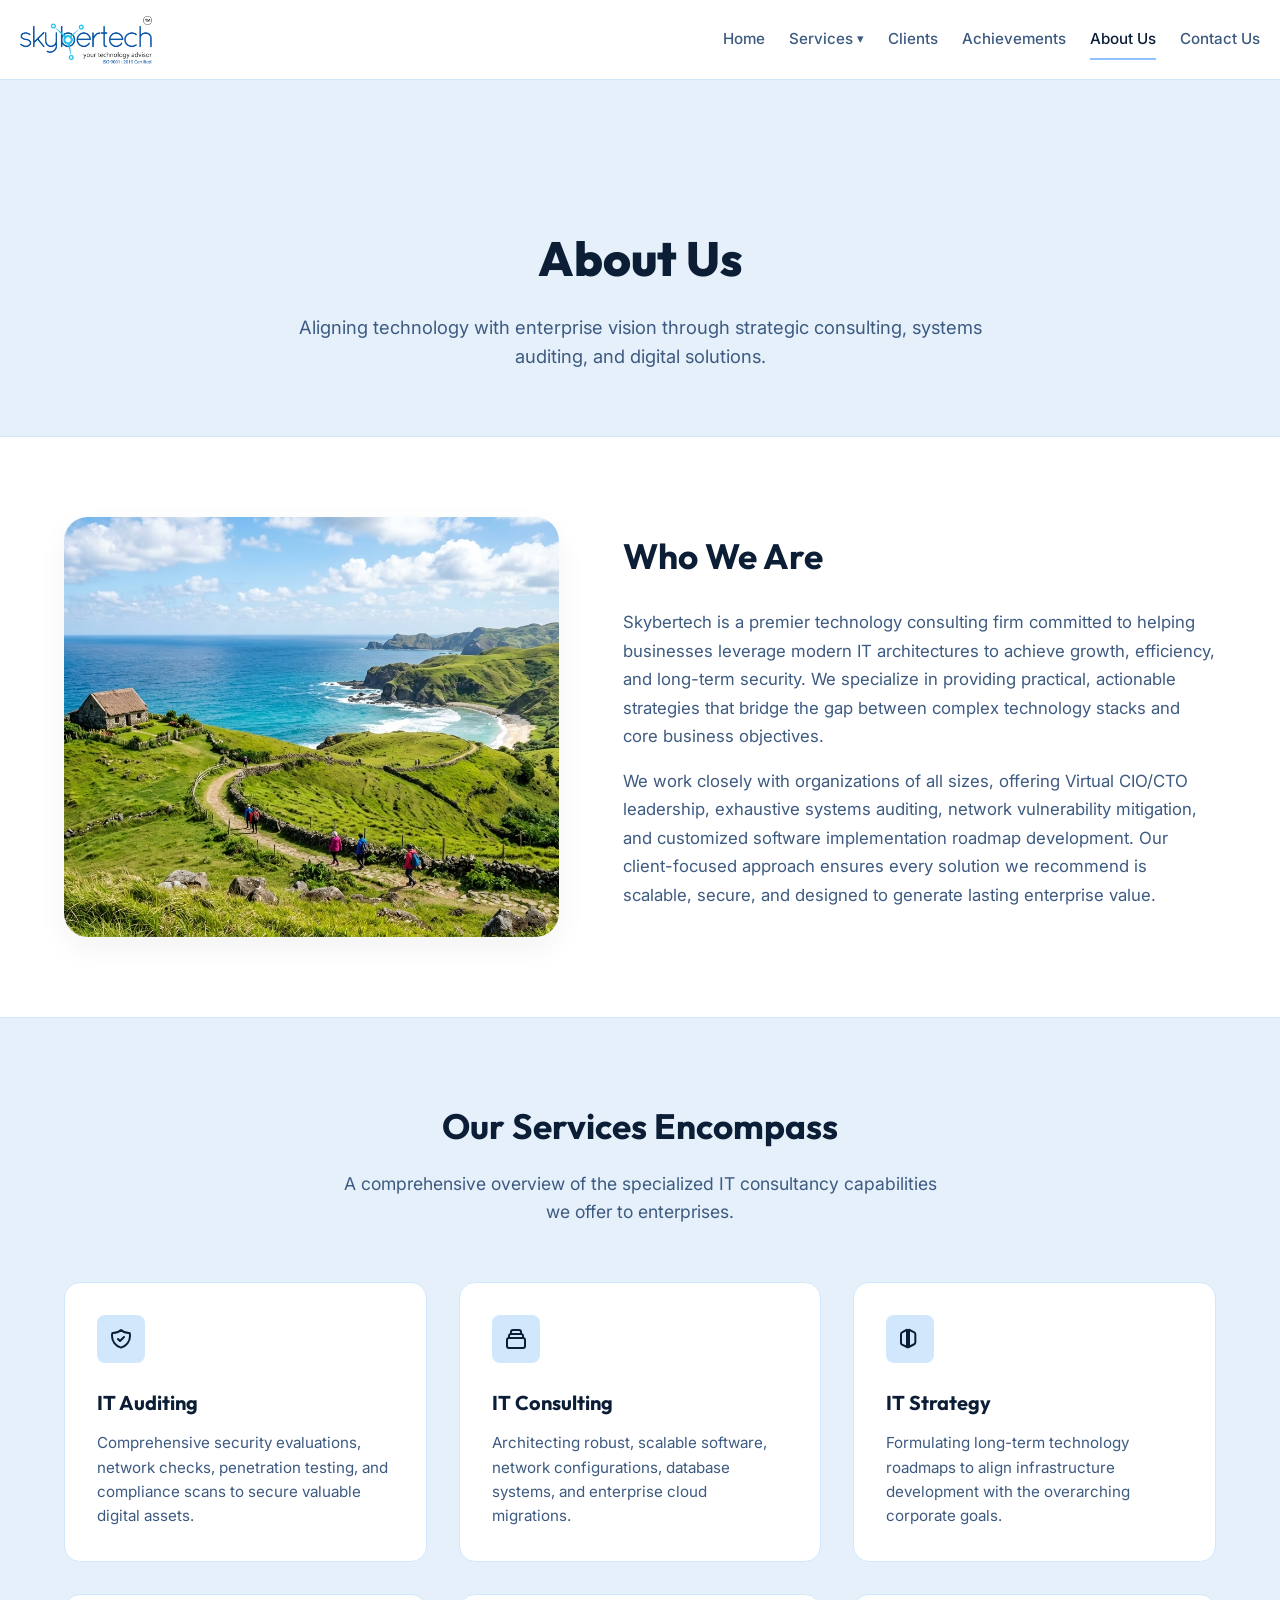
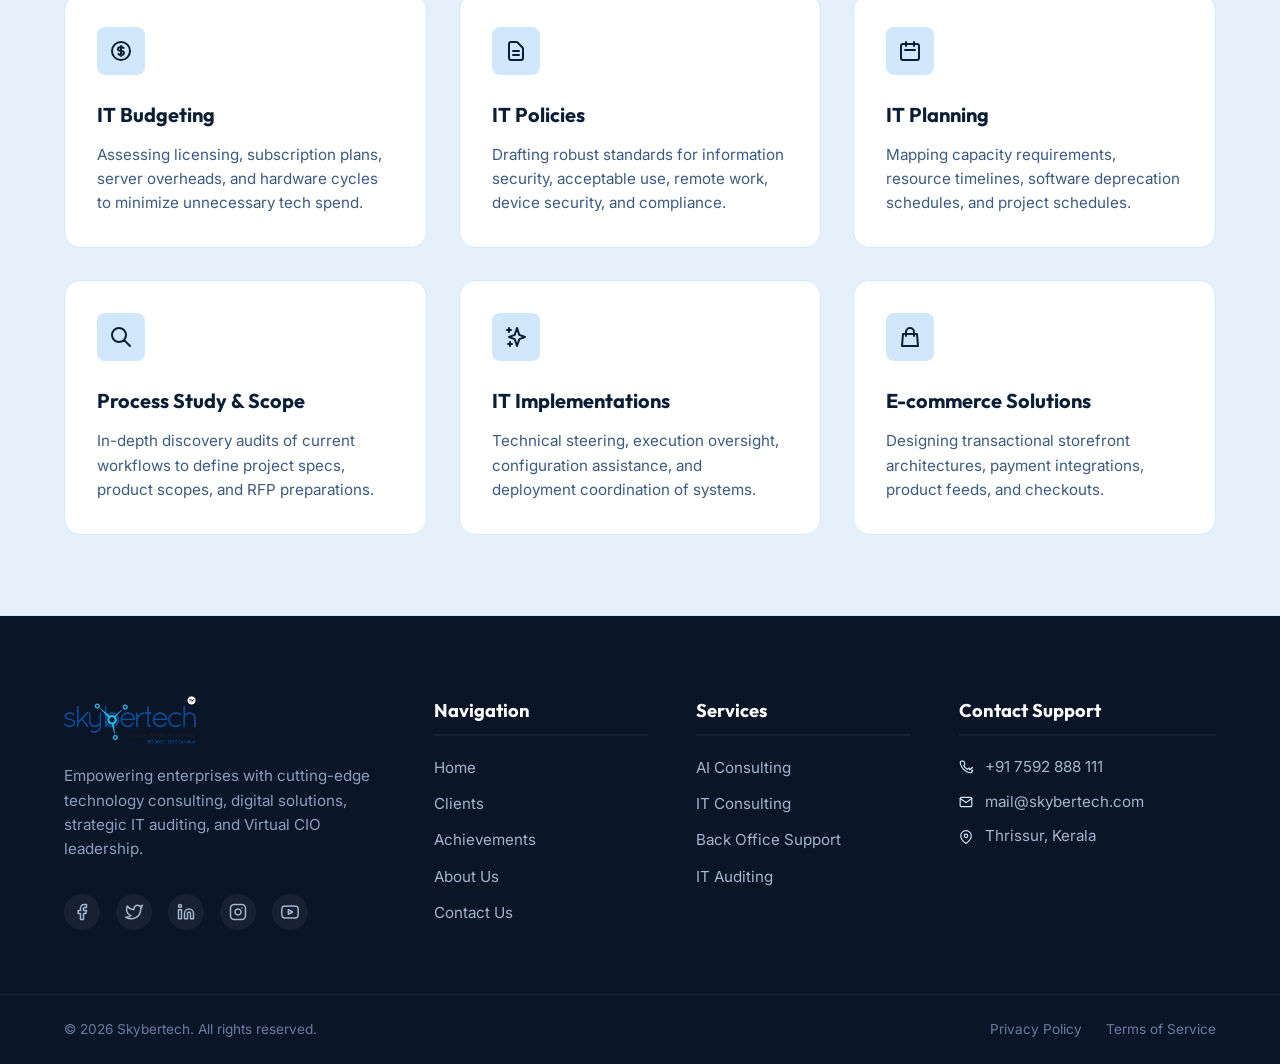
<file: about.html>
<!DOCTYPE html>
<html lang="en">

<head>
  <meta charset="UTF-8">
  <meta name="viewport" content="width=device-width, initial-scale=1.0">
  <!-- Favicon -->
  <link rel="icon" type="image/svg+xml" href="assets/fav.svg">
  <link rel="icon" type="image/png" href="assets/fav.png">
  <meta name="description"
    content="About Skybertech - A premier technology consulting company offering auditing, strategy, budgeting, planning, and software implementation services.">
  <title>About Us | Skybertech IT Consulting</title>
  <!-- Google Fonts -->
  <link rel="preconnect" href="https://fonts.googleapis.com">
  <link rel="preconnect" href="https://fonts.gstatic.com" crossorigin>
  <link
    href="https://fonts.googleapis.com/css2?family=Inter:wght@300;400;500;600;700&family=Outfit:wght@400;500;600;700;800&display=swap"
    rel="stylesheet">
  <!-- Stylesheet -->
  <link rel="stylesheet" href="style.css">
</head>

<body>

  <!-- Header / Navbar -->
  <header class="main-header">
    <div class="container header-container">
      <a href="index.html" class="logo" id="main-logo">
        <img src="assets/logo.png" alt="SKYBERTECH" class="logo-img">
      </a>

      <nav class="navbar" id="navbar">
        <ul class="nav-links">
          <li><a href="index.html" class="nav-link">Home</a></li>
          <li class="dropdown">
            <a href="#" class="nav-link dropdown-toggle">Services <span class="dropdown-caret">&#9662;</span></a>
            <ul class="dropdown-menu">
              <li><a href="ai-consulting.html">AI Consulting</a></li>
              <li><a href="it-consulting.html">IT Consulting</a></li>
              <li><a href="https://skybertech.ae/" target="_blank">Back Office Support</a></li>
              <li><a href="https://itauditors.in/" target="_blank">IT Auditing</a></li>
            </ul>
          </li>
          <li><a href="clients.html" class="nav-link">Clients</a></li>
          <li><a href="achievements.html" class="nav-link">Achievements</a></li>
          <li><a href="about.html" class="nav-link active">About Us</a></li>
          <li><a href="contact.html" class="nav-link">Contact Us</a></li>
        </ul>
      </nav>

      <button class="mobile-menu-toggle" id="mobile-menu-toggle" aria-label="Toggle Menu">
        <span></span>
        <span></span>
        <span></span>
      </button>
    </div>
  </header>

  <!-- About Hero Section -->
  <section class="about-hero-section">
    <div class="container">
      <div class="about-hero-box animate-fade visible">
        <h1>About Us</h1>
        <p>Aligning technology with enterprise vision through strategic consulting, systems auditing, and digital solutions.</p>
      </div>
    </div>
  </section>

  <!-- Company Overview Section -->
  <section class="about-page-content">
    <div class="container">
      <div class="about-grid-layout">
        
        <!-- Left: Image -->
        <div class="about-image animate-fade visible" style="background-image: url('assets/wander_hero.jpg');"></div>
        
        <!-- Right: Description -->
        <div class="about-company-desc animate-fade visible">
          <h2>Who We Are</h2>
          <p>Skybertech is a premier technology consulting firm committed to helping businesses leverage modern IT architectures to achieve growth, efficiency, and long-term security. We specialize in providing practical, actionable strategies that bridge the gap between complex technology stacks and core business objectives.</p>
          <p>We work closely with organizations of all sizes, offering Virtual CIO/CTO leadership, exhaustive systems auditing, network vulnerability mitigation, and customized software implementation roadmap development. Our client-focused approach ensures every solution we recommend is scalable, secure, and designed to generate lasting enterprise value.</p>
        </div>
        
      </div>
    </div>
  </section>

  <!-- Services Encompass Section -->
  <section class="services-encompass-section">
    <div class="container">
      
      <div class="encompass-title animate-fade visible">
        <h2>Our Services Encompass</h2>
        <p>A comprehensive overview of the specialized IT consultancy capabilities we offer to enterprises.</p>
      </div>

      <div class="encompass-grid">
        
        <!-- Card 1: IT Auditing -->
        <div class="encompass-card animate-fade visible">
          <div class="encompass-icon">
            <svg xmlns="http://www.w3.org/2000/svg" fill="none" viewBox="0 0 24 24" stroke="currentColor">
              <path stroke-linecap="round" stroke-linejoin="round" stroke-width="2" d="M9 12l2 2 4-4m5.618-4.016A11.955 11.955 0 0112 2.944a11.955 11.955 0 01-8.618 3.04A12.02 12.02 0 003 9c0 5.591 3.824 10.29 9 11.622 5.176-1.332 9-6.03 9-11.622 0-1.042-.133-2.052-.382-3.016z" />
            </svg>
          </div>
          <h3>IT Auditing</h3>
          <p>Comprehensive security evaluations, network checks, penetration testing, and compliance scans to secure valuable digital assets.</p>
        </div>

        <!-- Card 2: IT Consulting -->
        <div class="encompass-card animate-fade visible">
          <div class="encompass-icon">
            <svg xmlns="http://www.w3.org/2000/svg" fill="none" viewBox="0 0 24 24" stroke="currentColor">
              <path stroke-linecap="round" stroke-linejoin="round" stroke-width="2" d="M19 11H5m14 0a2 2 0 012 2v6a2 2 0 01-2 2H5a2 2 0 01-2-2v-6a2 2 0 012-2m14 0V9a2 2 0 00-2-2M5 11V9a2 2 0 012-2m0 0V5a2 2 0 012-2h6a2 2 0 012 2v2M7 7h10" />
            </svg>
          </div>
          <h3>IT Consulting</h3>
          <p>Architecting robust, scalable software, network configurations, database systems, and enterprise cloud migrations.</p>
        </div>

        <!-- Card 3: IT Strategy -->
        <div class="encompass-card animate-fade visible">
          <div class="encompass-icon">
            <svg xmlns="http://www.w3.org/2000/svg" fill="none" viewBox="0 0 24 24" stroke="currentColor">
              <path stroke-linecap="round" stroke-linejoin="round" stroke-width="2" d="M9 20l-5.447-2.724A2 2 0 013 15.483V7.24a2 2 0 011.118-1.789L9 2.724m0 17.276a2 2 0 001.789 0L16.21 17.24a2 2 0 001.118-1.79V7.24a2 2 0 00-1.118-1.789L11 2.724M9 20V2.724M11 20V2.724" />
            </svg>
          </div>
          <h3>IT Strategy</h3>
          <p>Formulating long-term technology roadmaps to align infrastructure development with the overarching corporate goals.</p>
        </div>

        <!-- Card 4: IT Budgeting -->
        <div class="encompass-card animate-fade visible">
          <div class="encompass-icon">
            <svg xmlns="http://www.w3.org/2000/svg" fill="none" viewBox="0 0 24 24" stroke="currentColor">
              <path stroke-linecap="round" stroke-linejoin="round" stroke-width="2" d="M12 8c-1.657 0-3 .895-3 2s1.343 2 3 2 3 .895 3 2-1.343 2-3 2m0-8c1.11 0 2.08.402 2.599 1M12 8V7m0 1v8m0 0v1m0-1c-1.11 0-2.08-.402-2.599-1M21 12a9 9 0 11-18 0 9 9 0 0118 0z" />
            </svg>
          </div>
          <h3>IT Budgeting</h3>
          <p>Assessing licensing, subscription plans, server overheads, and hardware cycles to minimize unnecessary tech spend.</p>
        </div>

        <!-- Card 5: IT Policies -->
        <div class="encompass-card animate-fade visible">
          <div class="encompass-icon">
            <svg xmlns="http://www.w3.org/2000/svg" fill="none" viewBox="0 0 24 24" stroke="currentColor">
              <path stroke-linecap="round" stroke-linejoin="round" stroke-width="2" d="M9 12h6m-6 4h6m2 5H7a2 2 0 01-2-2V5a2 2 0 012-2h5.586a1 1 0 01.707.293l5.414 5.414a1 1 0 01.293.707V19a2 2 0 01-2 2z" />
            </svg>
          </div>
          <h3>IT Policies</h3>
          <p>Drafting robust standards for information security, acceptable use, remote work, device security, and compliance.</p>
        </div>

        <!-- Card 6: IT Planning -->
        <div class="encompass-card animate-fade visible">
          <div class="encompass-icon">
            <svg xmlns="http://www.w3.org/2000/svg" fill="none" viewBox="0 0 24 24" stroke="currentColor">
              <path stroke-linecap="round" stroke-linejoin="round" stroke-width="2" d="M8 7V3m8 4V3m-9 8h10M5 21h14a2 2 0 002-2V7a2 2 0 00-2-2H5a2 2 0 00-2 2v12a2 2 0 002 2z" />
            </svg>
          </div>
          <h3>IT Planning</h3>
          <p>Mapping capacity requirements, resource timelines, software deprecation schedules, and project schedules.</p>
        </div>

        <!-- Card 7: Business Process Study -->
        <div class="encompass-card animate-fade visible">
          <div class="encompass-icon">
            <svg xmlns="http://www.w3.org/2000/svg" fill="none" viewBox="0 0 24 24" stroke="currentColor">
              <path stroke-linecap="round" stroke-linejoin="round" stroke-width="2" d="M21 21l-6-6m2-5a7 7 0 11-14 0 7 7 0 0114 0z" />
            </svg>
          </div>
          <h3>Process Study & Scope</h3>
          <p>In-depth discovery audits of current workflows to define project specs, product scopes, and RFP preparations.</p>
        </div>

        <!-- Card 8: IT Project Implementations -->
        <div class="encompass-card animate-fade visible">
          <div class="encompass-icon">
            <svg xmlns="http://www.w3.org/2000/svg" fill="none" viewBox="0 0 24 24" stroke="currentColor">
              <path stroke-linecap="round" stroke-linejoin="round" stroke-width="2" d="M5 3v4M3 5h4M6 17v4m-2-2h4m5-16l2.286 6.857L21 12l-5.714 2.143L13 21l-2.286-6.857L5 12l5.714-2.143L13 3z" />
            </svg>
          </div>
          <h3>IT Implementations</h3>
          <p>Technical steering, execution oversight, configuration assistance, and deployment coordination of systems.</p>
        </div>

        <!-- Card 9: E-commerce Implementation -->
        <div class="encompass-card animate-fade visible">
          <div class="encompass-icon">
            <svg xmlns="http://www.w3.org/2000/svg" fill="none" viewBox="0 0 24 24" stroke="currentColor">
              <path stroke-linecap="round" stroke-linejoin="round" stroke-width="2" d="M16 11V7a4 4 0 00-8 0v4M5 9h14l1 12H4L5 9z" />
            </svg>
          </div>
          <h3>E-commerce Solutions</h3>
          <p>Designing transactional storefront architectures, payment integrations, product feeds, and checkouts.</p>
        </div>

      </div>

    </div>
  </section>

  <!-- Rich Footer Section -->
  <footer class="rich-footer">
    <div class="container footer-grid">
      <!-- Column 1: Brand & Socials -->
      <div class="footer-col brand-col">
        <a href="index.html" class="footer-logo">
          <img src="assets/logo.png" alt="SKYBERTECH" class="logo-img">
        </a>
        <p class="footer-brand-desc">
          Empowering enterprises with cutting-edge technology consulting, digital solutions, strategic IT auditing, and Virtual CIO leadership.
        </p>
                <div class="footer-socials">
          <!-- Facebook -->
          <a href="https://www.facebook.com/skybertechit" class="social-link" aria-label="Facebook" target="_blank">
            <svg xmlns="http://www.w3.org/2000/svg" width="18" height="18" viewBox="0 0 24 24" fill="none" stroke="currentColor" stroke-width="2" stroke-linecap="round" stroke-linejoin="round"><path d="M18 2h-3a5 5 0 0 0-5 5v3H7v4h3v8h4v-8h3l1-4h-4V7a1 1 0 0 1 1-1h3z"></path></svg>
          </a>
          <!-- Twitter -->
          <a href="https://twitter.com/skybertechit" class="social-link" aria-label="Twitter" target="_blank">
            <svg xmlns="http://www.w3.org/2000/svg" width="18" height="18" viewBox="0 0 24 24" fill="none" stroke="currentColor" stroke-width="2" stroke-linecap="round" stroke-linejoin="round"><path d="M23 3a10.9 10.9 0 0 1-3.14 1.53 4.48 4.48 0 0 0-7.86 3v1A10.66 10.66 0 0 1 3 4s-4 9 5 13a11.64 11.64 0 0 1-7 2c9 5 20 0 20-11.5a4.5 4.5 0 0 0-.08-.83A7.72 7.72 0 0 0 23 3z"></path></svg>
          </a>
          <!-- LinkedIn -->
          <a href="https://www.linkedin.com/company/skybertechit/" class="social-link" aria-label="LinkedIn" target="_blank">
            <svg xmlns="http://www.w3.org/2000/svg" width="18" height="18" viewBox="0 0 24 24" fill="none" stroke="currentColor" stroke-width="2" stroke-linecap="round" stroke-linejoin="round"><path d="M16 8a6 6 0 0 1 6 6v7h-4v-7a2 2 0 0 0-2-2 2 2 0 0 0-2 2v7h-4v-7a6 6 0 0 1 6-6z"></path><rect x="2" y="9" width="4" height="12"></rect><circle cx="4" cy="4" r="2"></circle></svg>
          </a>
          <!-- Instagram -->
          <a href="https://www.instagram.com/skybertech.it/" class="social-link" aria-label="Instagram" target="_blank">
            <svg xmlns="http://www.w3.org/2000/svg" width="18" height="18" viewBox="0 0 24 24" fill="none" stroke="currentColor" stroke-width="2" stroke-linecap="round" stroke-linejoin="round"><rect x="2" y="2" width="20" height="20" rx="5" ry="5"></rect><path d="M16 11.37A4 4 0 1 1 12.63 8 4 4 0 0 1 16 11.37z"></path><line x1="17.5" y1="6.5" x2="17.51" y2="6.5"></line></svg>
          </a>
          <!-- YouTube -->
          <a href="https://www.youtube.com/@skybertechit" class="social-link" aria-label="YouTube" target="_blank">
            <svg xmlns="http://www.w3.org/2000/svg" width="18" height="18" viewBox="0 0 24 24" fill="none" stroke="currentColor" stroke-width="2" stroke-linecap="round" stroke-linejoin="round"><path d="M22.54 6.42a2.78 2.78 0 0 0-1.95-1.96C18.88 4 12 4 12 4s-6.88 0-8.59.46a2.78 2.78 0 0 0-1.95 1.96A29 29 0 0 0 1 12a29 29 0 0 0 .46 5.58 2.78 2.78 0 0 0 1.95 1.96C5.12 20 12 20 12 20s6.88 0 8.59-.46a2.78 2.78 0 0 0 1.95-1.96A29 29 0 0 0 23 12a29 29 0 0 0-.46-5.58z"></path><polygon points="9.75 15.02 15.5 12 9.75 8.98 9.75 15.02"></polygon></svg>
          </a>
        </div>
      </div>
      
      <!-- Column 2: Quick Links -->
      <div class="footer-col">
        <h3 class="footer-title">Navigation</h3>
        <ul class="footer-nav-list">
          <li><a href="index.html">Home</a></li>
          <li><a href="clients.html">Clients</a></li>
          <li><a href="achievements.html">Achievements</a></li>
          <li><a href="about.html">About Us</a></li>
          <li><a href="contact.html">Contact Us</a></li>
        </ul>
      </div>
      
      <!-- Column 3: Services -->
      <div class="footer-col">
        <h3 class="footer-title">Services</h3>
        <ul class="footer-nav-list">
          <li><a href="ai-consulting.html">AI Consulting</a></li>
          <li><a href="it-consulting.html">IT Consulting</a></li>
          <li><a href="https://skybertech.ae/" target="_blank">Back Office Support</a></li>
          <li><a href="https://itauditors.in/" target="_blank">IT Auditing</a></li>
        </ul>
      </div>
      
      <!-- Column 4: Contact info -->
      <div class="footer-col">
        <h3 class="footer-title">Contact Support</h3>
        <ul class="footer-contact-list">
          <li>
            <svg xmlns="http://www.w3.org/2000/svg" width="14" height="14" viewBox="0 0 24 24" fill="none" stroke="currentColor" stroke-width="2" stroke-linecap="round" stroke-linejoin="round"><path d="M22 16.92v3a2 2 0 0 1-2.18 2 19.79 19.79 0 0 1-8.63-3.07 19.5 19.5 0 0 1-6-6 19.79 19.79 0 0 1-3.07-8.67A2 2 0 0 1 4.11 2h3a2 2 0 0 1 2 1.72 12.84 12.84 0 0 0 .7 2.81 2 2 0 0 1-.45 2.11L8.09 9.91a16 16 0 0 0 6 6l1.27-1.27a2 2 0 0 1 2.11-.45 12.84 12.84 0 0 0 .7 2.81 2 2 0 0 1 22 16.92z"></path></svg>
            <a href="tel:+917592888111">+91 7592 888 111</a>
          </li>
          <li>
            <svg xmlns="http://www.w3.org/2000/svg" width="14" height="14" viewBox="0 0 24 24" fill="none" stroke="currentColor" stroke-width="2" stroke-linecap="round" stroke-linejoin="round"><path d="M4 4h16c1.1 0 2 .9 2 2v12c0 1.1-.9 2-2 2H4c-1.1 0-2-.9-2-2V6c0-1.1.9-2 2-2z"></path><polyline points="22,6 12,13 2,6"></polyline></svg>
            <a href="mailto:mail@skybertech.com">mail@skybertech.com</a>
          </li>
          <li>
            <svg xmlns="http://www.w3.org/2000/svg" width="14" height="14" viewBox="0 0 24 24" fill="none" stroke="currentColor" stroke-width="2" stroke-linecap="round" stroke-linejoin="round"><path d="M21 10c0 7-9 13-9 13s-9-6-9-13a9 9 0 0 1 18 0z"></path><circle cx="12" cy="10" r="3"></circle></svg>
            <span>Thrissur, Kerala</span>
          </li>
        </ul>
      </div>
    </div>
    
    <!-- Footer Bottom -->
    <div class="footer-bottom">
      <div class="container footer-bottom-container">
        <p class="copyright">&copy; 2026 Skybertech. All rights reserved.</p>
        <div class="footer-policy-links">
          <a href="index.html">Privacy Policy</a>
          <a href="index.html">Terms of Service</a>
        </div>
      </div>
    </div>
  </footer>

  <!-- Script -->
  <script src="app.js"></script>
</body>
</html>
</file>
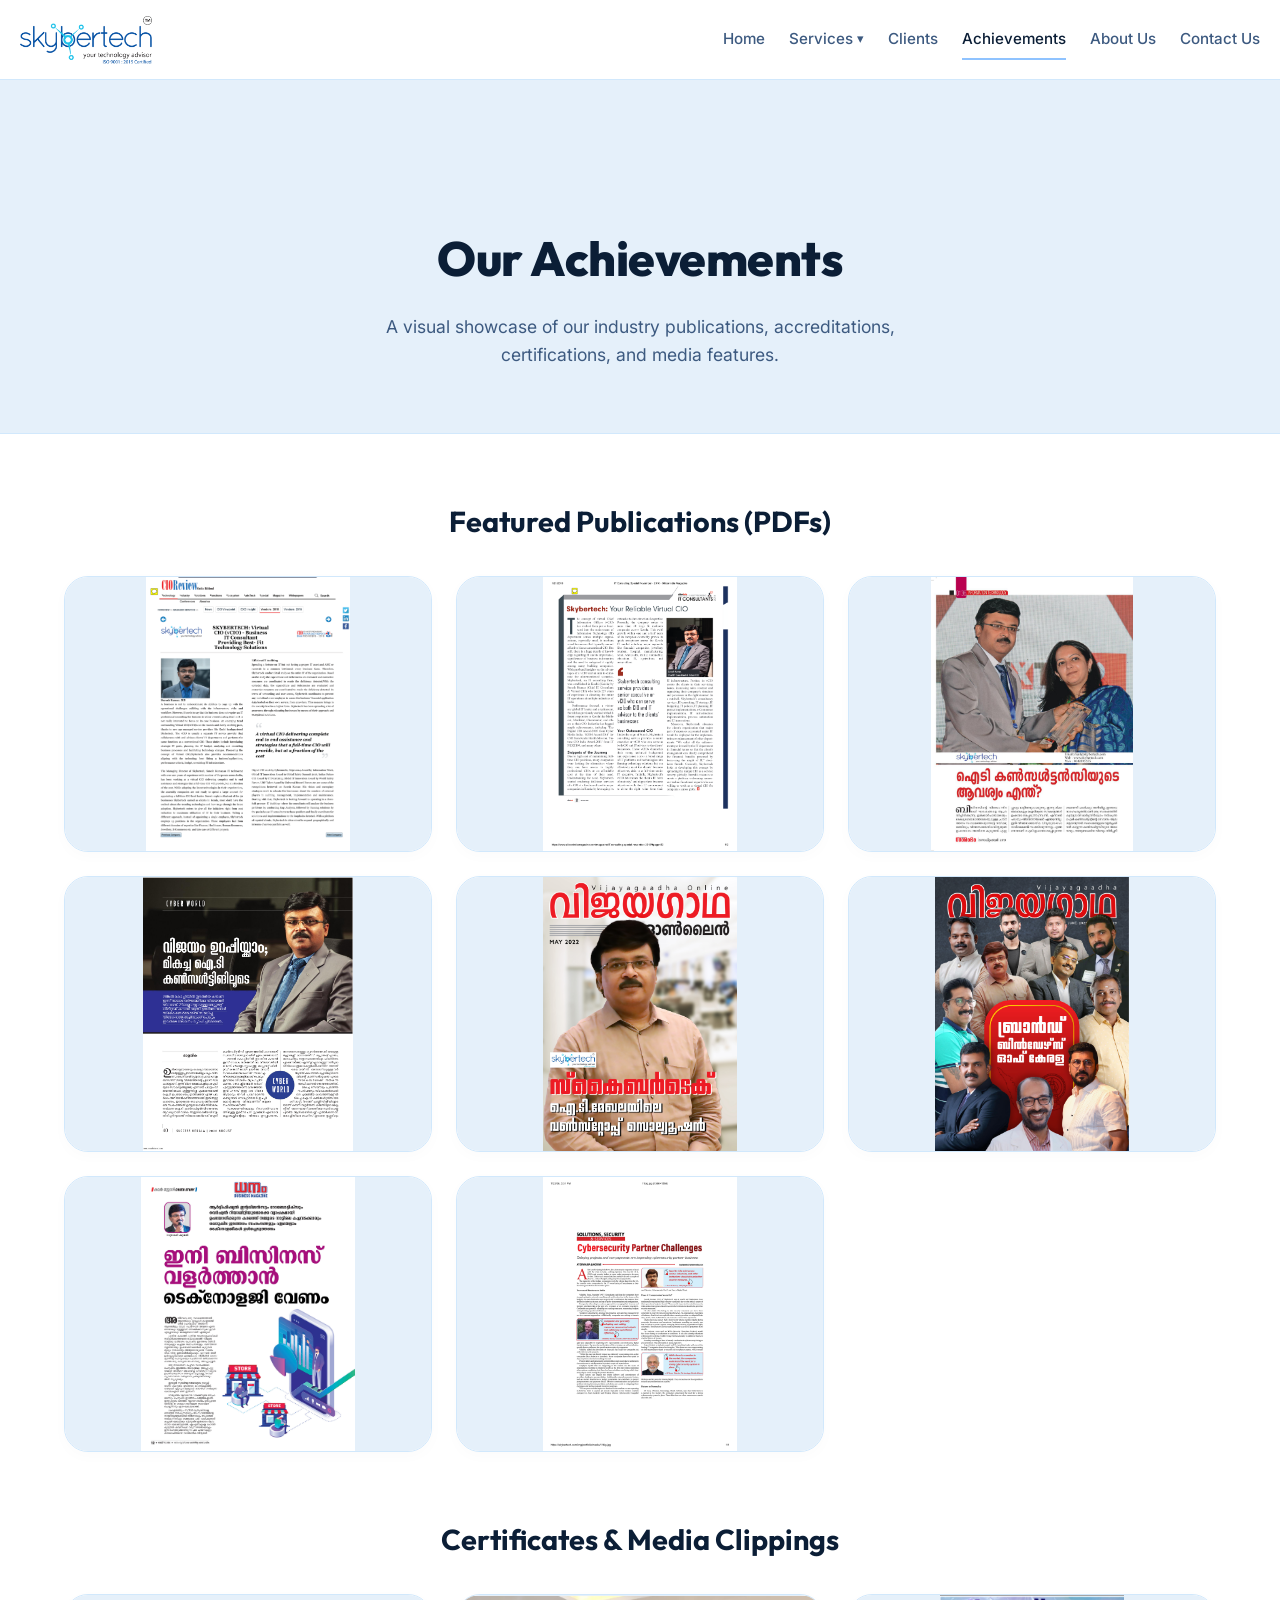
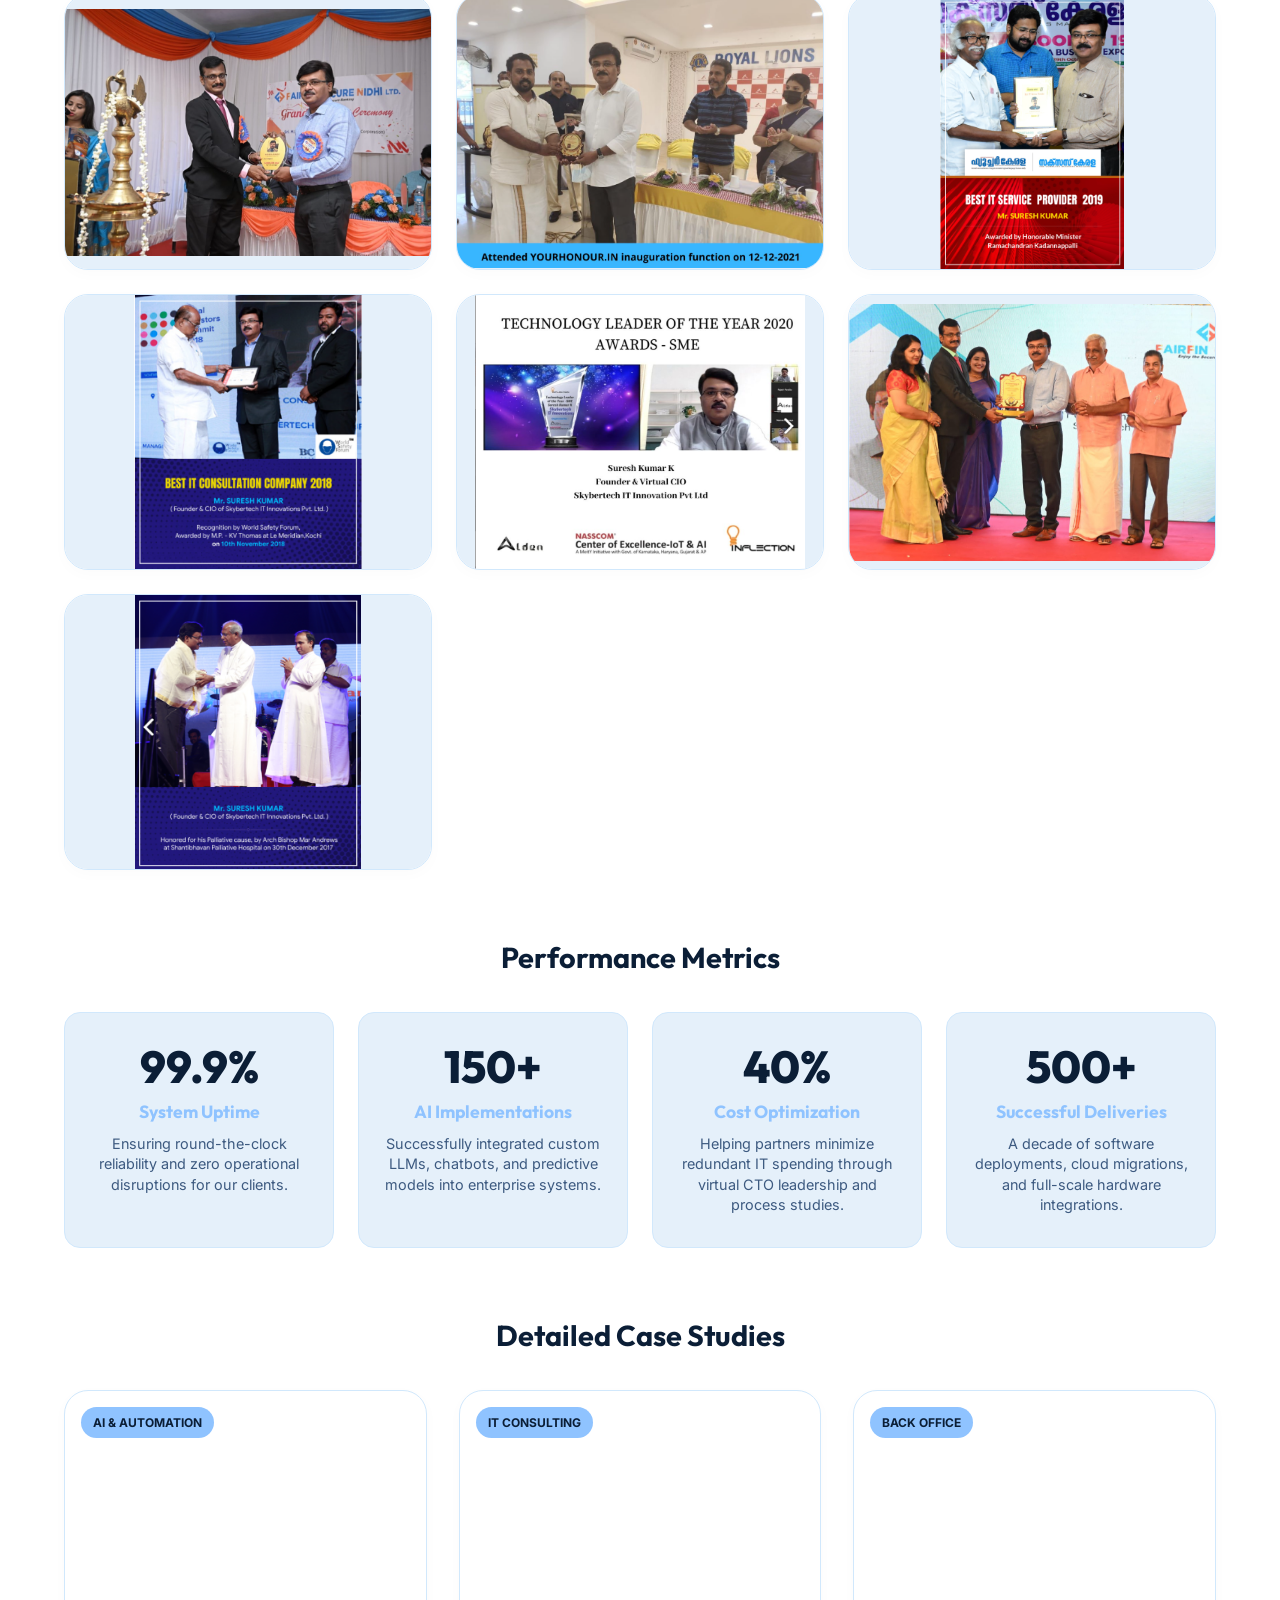
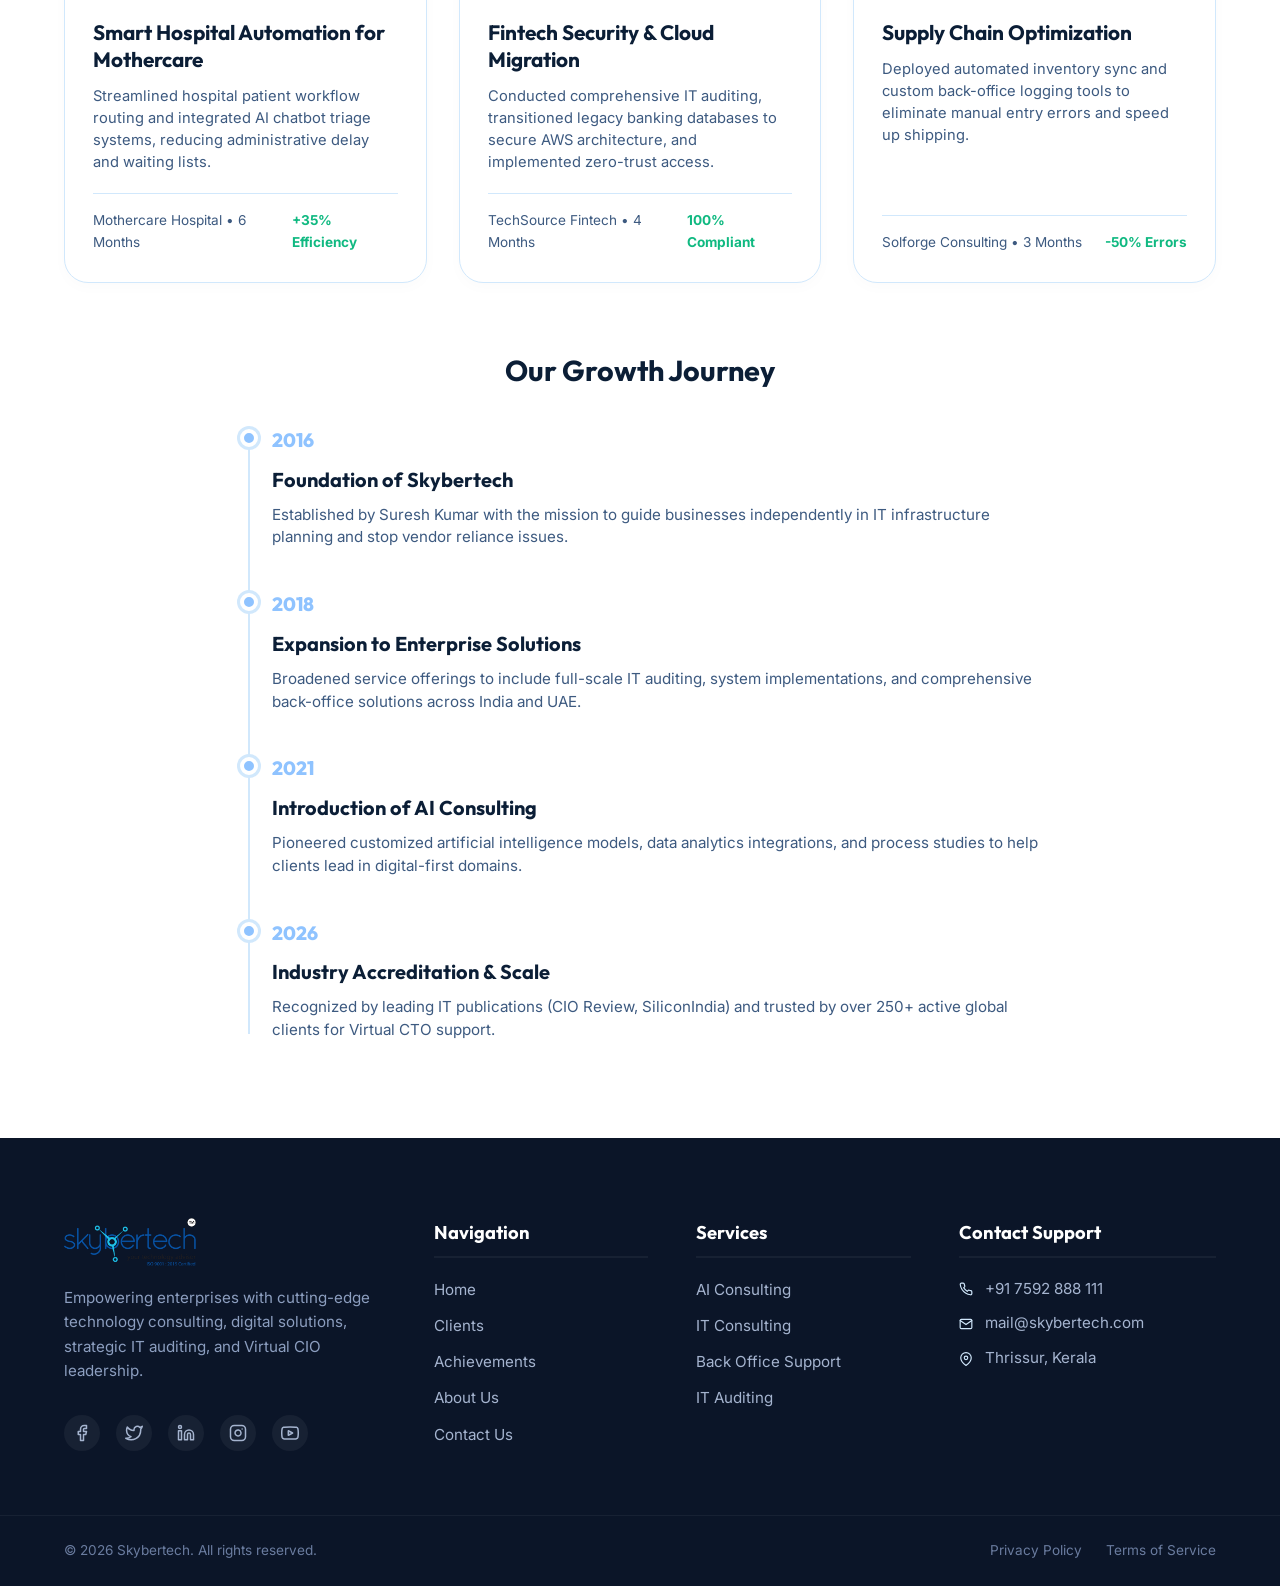
<file: achievements.html>
<!DOCTYPE html>
<html lang="en">

<head>
  <meta charset="UTF-8">
  <meta name="viewport" content="width=device-width, initial-scale=1.0">
  <!-- Favicon -->
  <link rel="icon" type="image/svg+xml" href="assets/fav.svg">
  <link rel="icon" type="image/png" href="assets/fav.png">
  <meta name="description"
    content="Skybertech Achievements - Exploring our industry publications, accreditations, and certifications.">
  <title>Our Achievements | Skybertech IT Consulting</title>
  <!-- Google Fonts -->
  <link rel="preconnect" href="https://fonts.googleapis.com">
  <link rel="preconnect" href="https://fonts.gstatic.com" crossorigin>
  <link
    href="https://fonts.googleapis.com/css2?family=Inter:wght@300;400;500;600;700&family=Outfit:wght@400;500;600;700;800&display=swap"
    rel="stylesheet">
  <!-- Stylesheet -->
  <link rel="stylesheet" href="style.css">
</head>

<body>

  <!-- Header / Navbar -->
  <header class="main-header">
    <div class="container header-container">
      <a href="index.html" class="logo" id="main-logo">
        <img src="assets/logo.png" alt="SKYBERTECH" class="logo-img">
      </a>

      <nav class="navbar" id="navbar">
        <ul class="nav-links">
          <li><a href="index.html" class="nav-link">Home</a></li>
          <li class="dropdown">
            <a href="#" class="nav-link dropdown-toggle">Services <span class="dropdown-caret">&#9662;</span></a>
            <ul class="dropdown-menu">
              <li><a href="ai-consulting.html">AI Consulting</a></li>
              <li><a href="it-consulting.html">IT Consulting</a></li>
              <li><a href="https://skybertech.ae/" target="_blank">Back Office Support</a></li>
              <li><a href="https://itauditors.in/" target="_blank">IT Auditing</a></li>
            </ul>
          </li>
          <li><a href="clients.html" class="nav-link">Clients</a></li>
          <li><a href="achievements.html" class="nav-link active">Achievements</a></li>
          <li><a href="about.html" class="nav-link">About Us</a></li>
          <li><a href="contact.html" class="nav-link">Contact Us</a></li>
        </ul>
      </nav>

      <button class="mobile-menu-toggle" id="mobile-menu-toggle" aria-label="Toggle Menu">
        <span></span>
        <span></span>
        <span></span>
      </button>
    </div>
  </header>

  <!-- Achievements Hero Header -->
  <section class="achievements-hero-section">
    <div class="container">
      <div class="achievements-hero-box animate-fade visible">
        <h1>Our Achievements</h1>
        <p>A visual showcase of our industry publications, accreditations, certifications, and media features.</p>
      </div>
    </div>
  </section>

  <!-- Achievements Page Section -->
  <section class="achievements-page-section">
    <div class="container">

      <!-- Section 1: Press Publications & Media (PDFs) -->
      <div class="achievements-sub-section">
        <h2 class="achievements-sub-title">Featured Publications (PDFs)</h2>
        <div class="achievements-grid-images">
          <!-- Achievement 1: CIO Review -->
          <a href="assets/achiviments/1_CIO_REVIEW_FINAL.pdf" target="_blank" class="achievement-image-card animate-fade visible">
            <img src="assets/achiviments/1_CIO_REVIEW_FINAL_thumb.png" alt="CIO Review">
          </a>
          <!-- Achievement 2: SiliconIndia -->
          <a href="assets/achiviments/4_Siliconindia_Magazine 2018 new.pdf" target="_blank" class="achievement-image-card animate-fade visible">
            <img src="assets/achiviments/4_Siliconindia_Magazine 2018 new_thumb.png" alt="SiliconIndia Magazine">
          </a>
          <!-- Achievement 3: Samrambham -->
          <a href="assets/achiviments/5_Samrambham_Final.pdf" target="_blank" class="achievement-image-card animate-fade visible">
            <img src="assets/achiviments/5_Samrambham_Final_thumb.png" alt="Samrambham">
          </a>
          <!-- Achievement 4: Success Kerala -->
          <a href="assets/achiviments/6 SUCCESS_KERALA_SUCCESS_KERALA_AUGUST_2020-40-41.pdf" target="_blank" class="achievement-image-card animate-fade visible">
            <img src="assets/achiviments/6 SUCCESS_KERALA_SUCCESS_KERALA_AUGUST_2020-40-41_thumb.png" alt="Success Kerala">
          </a>
          <!-- Achievement 5: Vijayagaadha Magazine -->
          <a href="assets/achiviments/7_Vijayagaadha_magazine May_2022_Final.pdf" target="_blank" class="achievement-image-card animate-fade visible">
            <img src="assets/achiviments/7_Vijayagaadha_magazine May_2022_Final_thumb.png" alt="Vijayagaadha Magazine">
          </a>
          <!-- Achievement 6: Vijayagaadha PDF -->
          <a href="assets/achiviments/8_Vijayagaadha.pdf" target="_blank" class="achievement-image-card animate-fade visible">
            <img src="assets/achiviments/8_Vijayagaadha_thumb.png" alt="Vijayagaadha">
          </a>
          <!-- Achievement 7: Dhanam -->
          <a href="assets/achiviments/dhanam.pdf" target="_blank" class="achievement-image-card animate-fade visible">
            <img src="assets/achiviments/dhanam_thumb.png" alt="Dhanam">
          </a>
          <!-- Achievement 8: 11Big -->
          <a href="assets/achiviments/11big.pdf" target="_blank" class="achievement-image-card animate-fade visible">
            <img src="assets/achiviments/11big_thumb.png" alt="11Big Publication">
          </a>
        </div>
      </div>

      <!-- Section 2: Accreditations & Clippings (Images) -->
      <div class="achievements-sub-section" style="margin-top: 64px;">
        <h2 class="achievements-sub-title">Certificates & Media Clippings</h2>
        <div class="achievements-grid-images">
          <!-- Screenshot 1 -->
          <a href="assets/achiviments/Screenshot 2026-07-23 153615.png" target="_blank" class="achievement-image-card animate-fade visible">
            <img src="assets/achiviments/Screenshot 2026-07-23 153615.png" alt="Media Clipping 1">
          </a>
          <!-- Screenshot 2 -->
          <a href="assets/achiviments/Screenshot 2026-07-23 153624.png" target="_blank" class="achievement-image-card animate-fade visible">
            <img src="assets/achiviments/Screenshot 2026-07-23 153624.png" alt="Media Clipping 2">
          </a>
          <!-- Screenshot 3 -->
          <a href="assets/achiviments/Screenshot 2026-07-23 153634.png" target="_blank" class="achievement-image-card animate-fade visible">
            <img src="assets/achiviments/Screenshot 2026-07-23 153634.png" alt="Media Clipping 3">
          </a>
          <!-- Screenshot 4 -->
          <a href="assets/achiviments/Screenshot 2026-07-23 153641.png" target="_blank" class="achievement-image-card animate-fade visible">
            <img src="assets/achiviments/Screenshot 2026-07-23 153641.png" alt="Media Clipping 4">
          </a>
          <!-- Screenshot 5 -->
          <a href="assets/achiviments/Screenshot 2026-07-23 153653.png" target="_blank" class="achievement-image-card animate-fade visible">
            <img src="assets/achiviments/Screenshot 2026-07-23 153653.png" alt="Media Clipping 5">
          </a>
          <!-- Screenshot 6 -->
          <a href="assets/achiviments/Screenshot 2026-07-23 153704.png" target="_blank" class="achievement-image-card animate-fade visible">
            <img src="assets/achiviments/Screenshot 2026-07-23 153704.png" alt="Media Clipping 6">
          </a>
          <!-- Screenshot 7 -->
          <a href="assets/achiviments/Screenshot 2026-07-23 153714.png" target="_blank" class="achievement-image-card animate-fade visible">
            <img src="assets/achiviments/Screenshot 2026-07-23 153714.png" alt="Media Clipping 7">
          </a>
        </div>
      </div>

      <!-- Section 3: Performance Metrics -->
      <div class="achievements-sub-section" style="margin-top: 64px;">
        <h2 class="achievements-sub-title">Performance Metrics</h2>
        <div class="metrics-detail-grid">
          <!-- Metric Card 1 -->
          <div class="metric-detail-card animate-fade">
            <div class="metric-detail-number">99.9%</div>
            <div class="metric-detail-label">System Uptime</div>
            <div class="metric-detail-desc">Ensuring round-the-clock reliability and zero operational disruptions for our clients.</div>
          </div>
          <!-- Metric Card 2 -->
          <div class="metric-detail-card animate-fade">
            <div class="metric-detail-number">150+</div>
            <div class="metric-detail-label">AI Implementations</div>
            <div class="metric-detail-desc">Successfully integrated custom LLMs, chatbots, and predictive models into enterprise systems.</div>
          </div>
          <!-- Metric Card 3 -->
          <div class="metric-detail-card animate-fade">
            <div class="metric-detail-number">40%</div>
            <div class="metric-detail-label">Cost Optimization</div>
            <div class="metric-detail-desc">Helping partners minimize redundant IT spending through virtual CTO leadership and process studies.</div>
          </div>
          <!-- Metric Card 4 -->
          <div class="metric-detail-card animate-fade">
            <div class="metric-detail-number">500+</div>
            <div class="metric-detail-label">Successful Deliveries</div>
            <div class="metric-detail-desc">A decade of software deployments, cloud migrations, and full-scale hardware integrations.</div>
          </div>
        </div>
      </div>

      <!-- Section 4: Detailed Case Studies -->
      <div class="achievements-sub-section" style="margin-top: 64px;">
        <h2 class="achievements-sub-title">Detailed Case Studies</h2>
        <div class="case-studies-detailed-grid">
          <!-- Case Study 1 -->
          <div class="case-study-detail-card animate-fade">
            <div class="case-study-image" style="background-image: url('https://images.unsplash.com/photo-1518770660439-4636190af475?auto=format&fit=crop&w=600&q=80');">
              <span class="case-study-badge">AI &amp; Automation</span>
            </div>
            <div class="case-study-body">
              <h3 class="case-study-title">Smart Hospital Automation for Mothercare</h3>
              <p class="case-study-text">Streamlined hospital patient workflow routing and integrated AI chatbot triage systems, reducing administrative delay and waiting lists.</p>
              <div class="case-study-meta">
                <span>Mothercare Hospital &bull; 6 Months</span>
                <span class="case-study-result">+35% Efficiency</span>
              </div>
            </div>
          </div>
          <!-- Case Study 2 -->
          <div class="case-study-detail-card animate-fade">
            <div class="case-study-image" style="background-image: url('https://images.unsplash.com/photo-1451187580459-43490279c0fa?auto=format&fit=crop&w=600&q=80');">
              <span class="case-study-badge">IT Consulting</span>
            </div>
            <div class="case-study-body">
              <h3 class="case-study-title">Fintech Security &amp; Cloud Migration</h3>
              <p class="case-study-text">Conducted comprehensive IT auditing, transitioned legacy banking databases to secure AWS architecture, and implemented zero-trust access.</p>
              <div class="case-study-meta">
                <span>TechSource Fintech &bull; 4 Months</span>
                <span class="case-study-result">100% Compliant</span>
              </div>
            </div>
          </div>
          <!-- Case Study 3 -->
          <div class="case-study-detail-card animate-fade">
            <div class="case-study-image" style="background-image: url('https://images.unsplash.com/photo-1460925895917-afdab827c52f?auto=format&fit=crop&w=600&q=80');">
              <span class="case-study-badge">Back Office</span>
            </div>
            <div class="case-study-body">
              <h3 class="case-study-title">Supply Chain Optimization</h3>
              <p class="case-study-text">Deployed automated inventory sync and custom back-office logging tools to eliminate manual entry errors and speed up shipping.</p>
              <div class="case-study-meta">
                <span>Solforge Consulting &bull; 3 Months</span>
                <span class="case-study-result">-50% Errors</span>
              </div>
            </div>
          </div>
        </div>
      </div>

      <!-- Section 5: Our Growth Journey -->
      <div class="achievements-sub-section" style="margin-top: 64px;">
        <h2 class="achievements-sub-title">Our Growth Journey</h2>
        <div class="timeline-flow">
          <!-- Timeline Node 1 -->
          <div class="timeline-node animate-fade">
            <div class="timeline-dot"></div>
            <div class="timeline-time">2016</div>
            <h3 class="timeline-title">Foundation of Skybertech</h3>
            <p class="timeline-desc">Established by Suresh Kumar with the mission to guide businesses independently in IT infrastructure planning and stop vendor reliance issues.</p>
          </div>
          <!-- Timeline Node 2 -->
          <div class="timeline-node animate-fade">
            <div class="timeline-dot"></div>
            <div class="timeline-time">2018</div>
            <h3 class="timeline-title">Expansion to Enterprise Solutions</h3>
            <p class="timeline-desc">Broadened service offerings to include full-scale IT auditing, system implementations, and comprehensive back-office solutions across India and UAE.</p>
          </div>
          <!-- Timeline Node 3 -->
          <div class="timeline-node animate-fade">
            <div class="timeline-dot"></div>
            <div class="timeline-time">2021</div>
            <h3 class="timeline-title">Introduction of AI Consulting</h3>
            <p class="timeline-desc">Pioneered customized artificial intelligence models, data analytics integrations, and process studies to help clients lead in digital-first domains.</p>
          </div>
          <!-- Timeline Node 4 -->
          <div class="timeline-node animate-fade">
            <div class="timeline-dot"></div>
            <div class="timeline-time">2026</div>
            <h3 class="timeline-title">Industry Accreditation &amp; Scale</h3>
            <p class="timeline-desc">Recognized by leading IT publications (CIO Review, SiliconIndia) and trusted by over 250+ active global clients for Virtual CTO support.</p>
          </div>
        </div>
      </div>

    </div>
  </section>

  <!-- Rich Footer Section -->
  <footer class="rich-footer">
    <div class="container footer-grid">
      <!-- Column 1: Brand & Socials -->
      <div class="footer-col brand-col">
        <a href="index.html" class="footer-logo">
          <img src="assets/logo.png" alt="SKYBERTECH" class="logo-img">
        </a>
        <p class="footer-brand-desc">
          Empowering enterprises with cutting-edge technology consulting, digital solutions, strategic IT auditing, and Virtual CIO leadership.
        </p>
                <div class="footer-socials">
          <!-- Facebook -->
          <a href="https://www.facebook.com/skybertechit" class="social-link" aria-label="Facebook" target="_blank">
            <svg xmlns="http://www.w3.org/2000/svg" width="18" height="18" viewBox="0 0 24 24" fill="none" stroke="currentColor" stroke-width="2" stroke-linecap="round" stroke-linejoin="round"><path d="M18 2h-3a5 5 0 0 0-5 5v3H7v4h3v8h4v-8h3l1-4h-4V7a1 1 0 0 1 1-1h3z"></path></svg>
          </a>
          <!-- Twitter -->
          <a href="https://twitter.com/skybertechit" class="social-link" aria-label="Twitter" target="_blank">
            <svg xmlns="http://www.w3.org/2000/svg" width="18" height="18" viewBox="0 0 24 24" fill="none" stroke="currentColor" stroke-width="2" stroke-linecap="round" stroke-linejoin="round"><path d="M23 3a10.9 10.9 0 0 1-3.14 1.53 4.48 4.48 0 0 0-7.86 3v1A10.66 10.66 0 0 1 3 4s-4 9 5 13a11.64 11.64 0 0 1-7 2c9 5 20 0 20-11.5a4.5 4.5 0 0 0-.08-.83A7.72 7.72 0 0 0 23 3z"></path></svg>
          </a>
          <!-- LinkedIn -->
          <a href="https://www.linkedin.com/company/skybertechit/" class="social-link" aria-label="LinkedIn" target="_blank">
            <svg xmlns="http://www.w3.org/2000/svg" width="18" height="18" viewBox="0 0 24 24" fill="none" stroke="currentColor" stroke-width="2" stroke-linecap="round" stroke-linejoin="round"><path d="M16 8a6 6 0 0 1 6 6v7h-4v-7a2 2 0 0 0-2-2 2 2 0 0 0-2 2v7h-4v-7a6 6 0 0 1 6-6z"></path><rect x="2" y="9" width="4" height="12"></rect><circle cx="4" cy="4" r="2"></circle></svg>
          </a>
          <!-- Instagram -->
          <a href="https://www.instagram.com/skybertech.it/" class="social-link" aria-label="Instagram" target="_blank">
            <svg xmlns="http://www.w3.org/2000/svg" width="18" height="18" viewBox="0 0 24 24" fill="none" stroke="currentColor" stroke-width="2" stroke-linecap="round" stroke-linejoin="round"><rect x="2" y="2" width="20" height="20" rx="5" ry="5"></rect><path d="M16 11.37A4 4 0 1 1 12.63 8 4 4 0 0 1 16 11.37z"></path><line x1="17.5" y1="6.5" x2="17.51" y2="6.5"></line></svg>
          </a>
          <!-- YouTube -->
          <a href="https://www.youtube.com/@skybertechit" class="social-link" aria-label="YouTube" target="_blank">
            <svg xmlns="http://www.w3.org/2000/svg" width="18" height="18" viewBox="0 0 24 24" fill="none" stroke="currentColor" stroke-width="2" stroke-linecap="round" stroke-linejoin="round"><path d="M22.54 6.42a2.78 2.78 0 0 0-1.95-1.96C18.88 4 12 4 12 4s-6.88 0-8.59.46a2.78 2.78 0 0 0-1.95 1.96A29 29 0 0 0 1 12a29 29 0 0 0 .46 5.58 2.78 2.78 0 0 0 1.95 1.96C5.12 20 12 20 12 20s6.88 0 8.59-.46a2.78 2.78 0 0 0 1.95-1.96A29 29 0 0 0 23 12a29 29 0 0 0-.46-5.58z"></path><polygon points="9.75 15.02 15.5 12 9.75 8.98 9.75 15.02"></polygon></svg>
          </a>
        </div>
      </div>
      
      <!-- Column 2: Quick Links -->
      <div class="footer-col">
        <h3 class="footer-title">Navigation</h3>
        <ul class="footer-nav-list">
          <li><a href="index.html">Home</a></li>
          <li><a href="clients.html">Clients</a></li>
          <li><a href="achievements.html">Achievements</a></li>
          <li><a href="about.html">About Us</a></li>
          <li><a href="contact.html">Contact Us</a></li>
        </ul>
      </div>
      
      <!-- Column 3: Services -->
      <div class="footer-col">
        <h3 class="footer-title">Services</h3>
        <ul class="footer-nav-list">
          <li><a href="ai-consulting.html">AI Consulting</a></li>
          <li><a href="it-consulting.html">IT Consulting</a></li>
          <li><a href="https://skybertech.ae/" target="_blank">Back Office Support</a></li>
          <li><a href="https://itauditors.in/" target="_blank">IT Auditing</a></li>
        </ul>
      </div>
      
      <!-- Column 4: Contact info -->
      <div class="footer-col">
        <h3 class="footer-title">Contact Support</h3>
        <ul class="footer-contact-list">
          <li>
            <svg xmlns="http://www.w3.org/2000/svg" width="14" height="14" viewBox="0 0 24 24" fill="none" stroke="currentColor" stroke-width="2" stroke-linecap="round" stroke-linejoin="round"><path d="M22 16.92v3a2 2 0 0 1-2.18 2 19.79 19.79 0 0 1-8.63-3.07 19.5 19.5 0 0 1-6-6 19.79 19.79 0 0 1-3.07-8.67A2 2 0 0 1 4.11 2h3a2 2 0 0 1 2 1.72 12.84 12.84 0 0 0 .7 2.81 2 2 0 0 1-.45 2.11L8.09 9.91a16 16 0 0 0 6 6l1.27-1.27a2 2 0 0 1 2.11-.45 12.84 12.84 0 0 0 2.81.7A2 2 0 0 1 22 16.92z"></path></svg>
            <a href="tel:+917592888111">+91 7592 888 111</a>
          </li>
          <li>
            <svg xmlns="http://www.w3.org/2000/svg" width="14" height="14" viewBox="0 0 24 24" fill="none" stroke="currentColor" stroke-width="2" stroke-linecap="round" stroke-linejoin="round"><path d="M4 4h16c1.1 0 2 .9 2 2v12c0 1.1-.9 2-2 2H4c-1.1 0-2-.9-2-2V6c0-1.1.9-2 2-2z"></path><polyline points="22,6 12,13 2,6"></polyline></svg>
            <a href="mailto:mail@skybertech.com">mail@skybertech.com</a>
          </li>
          <li>
            <svg xmlns="http://www.w3.org/2000/svg" width="14" height="14" viewBox="0 0 24 24" fill="none" stroke="currentColor" stroke-width="2" stroke-linecap="round" stroke-linejoin="round"><path d="M21 10c0 7-9 13-9 13s-9-6-9-13a9 9 0 0 1 18 0z"></path><circle cx="12" cy="10" r="3"></circle></svg>
            <span>Thrissur, Kerala</span>
          </li>
        </ul>
      </div>
    </div>
    
    <!-- Footer Bottom -->
    <div class="footer-bottom">
      <div class="container footer-bottom-container">
        <p class="copyright">&copy; 2026 Skybertech. All rights reserved.</p>
        <div class="footer-policy-links">
          <a href="index.html">Privacy Policy</a>
          <a href="index.html">Terms of Service</a>
        </div>
      </div>
    </div>
  </footer>



  <!-- Script -->
  <script src="app.js"></script>
</body>
</html>
</file>
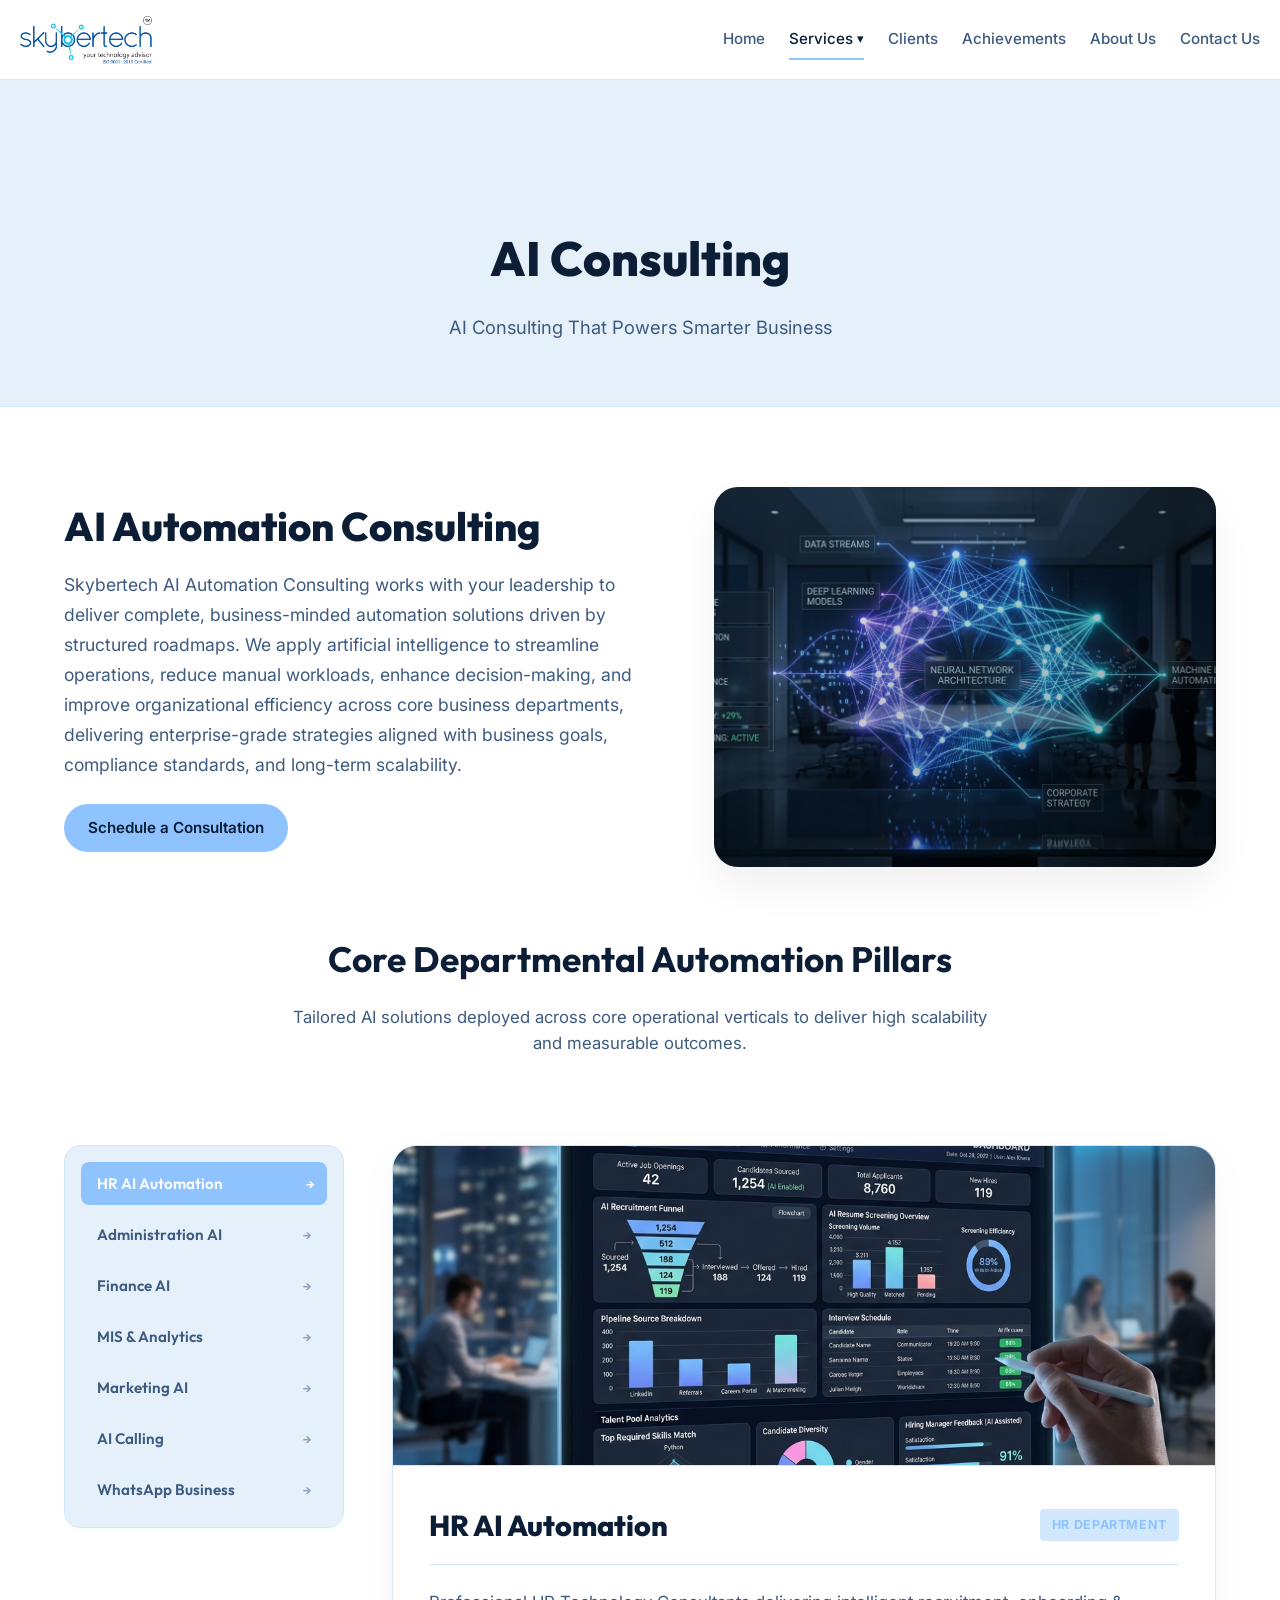
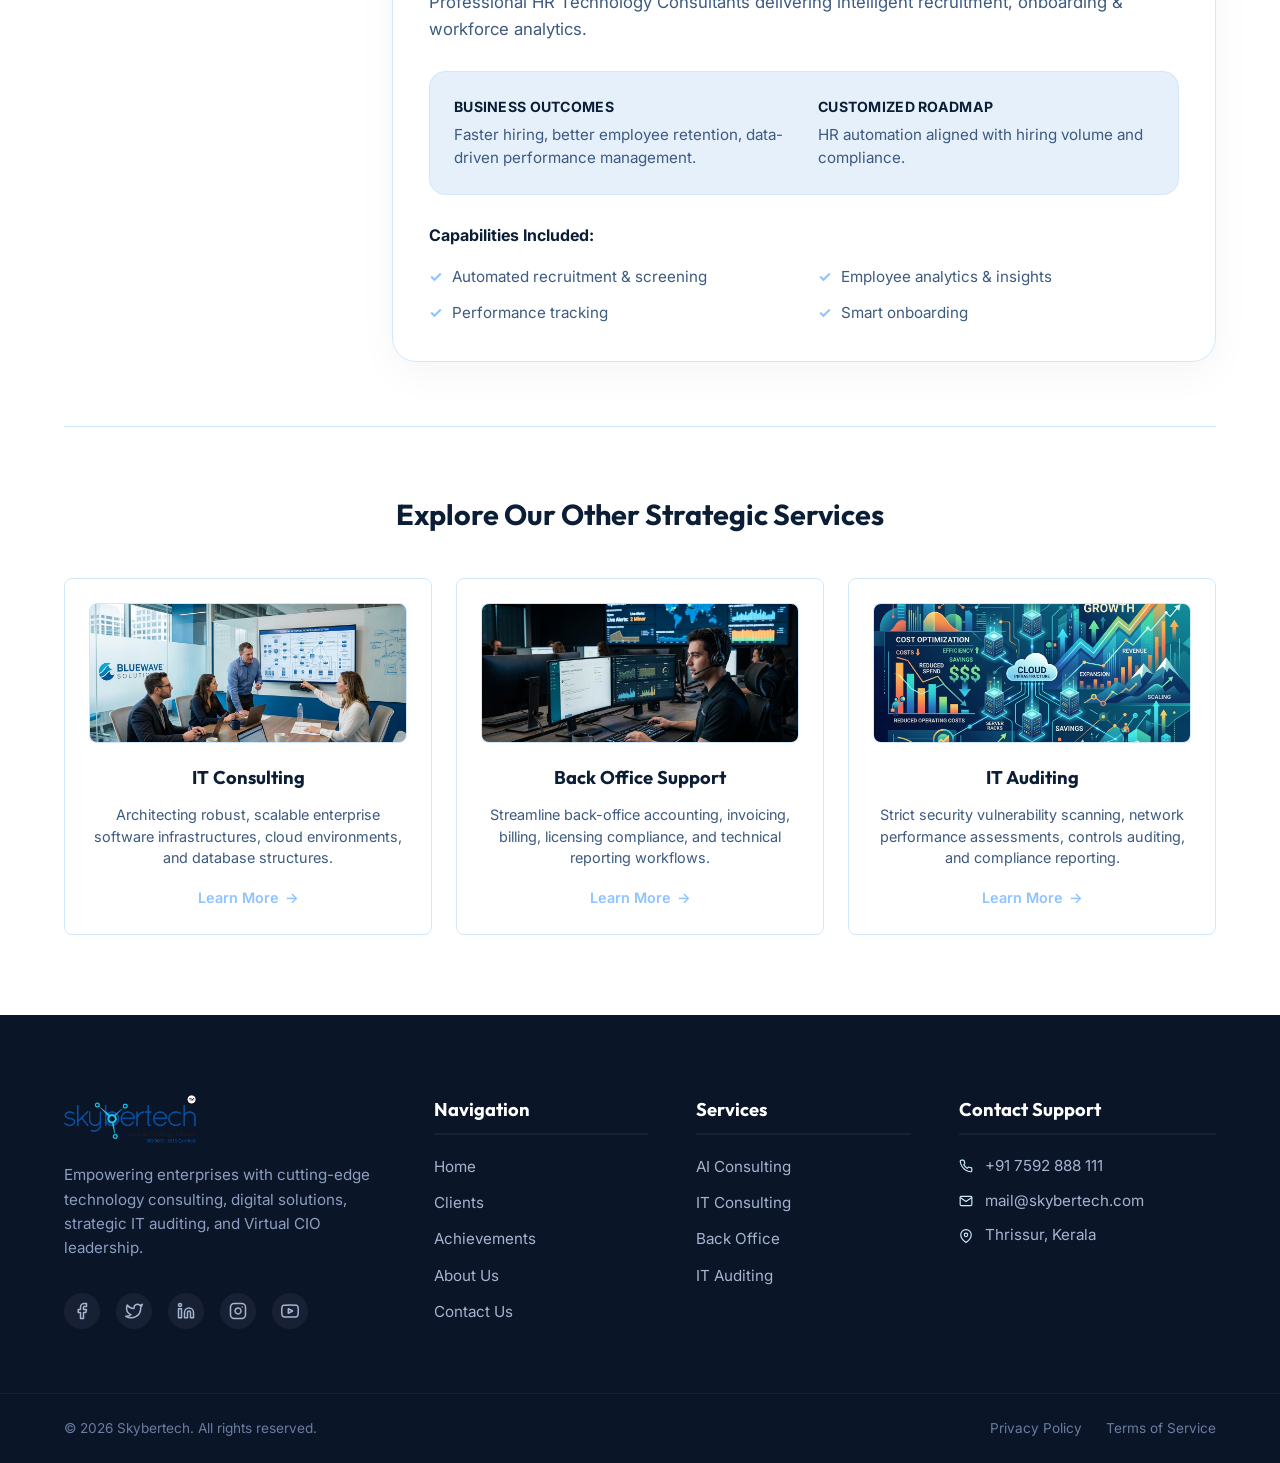
<file: ai-consulting.html>
<!DOCTYPE html>
<html lang="en">

<head>
  <meta charset="UTF-8">
  <meta name="viewport" content="width=device-width, initial-scale=1.0">
  <!-- Favicon -->
  <link rel="icon" type="image/svg+xml" href="assets/fav.svg">
  <link rel="icon" type="image/png" href="assets/fav.png">
  <meta name="description"
    content="Skybertech AI Consulting - Implement cutting-edge machine learning model integration, automated intelligence systems, and cloud AI scaling.">
  <title>AI Consulting | Skybertech IT Consulting</title>
  <!-- Google Fonts -->
  <link rel="preconnect" href="https://fonts.googleapis.com">
  <link rel="preconnect" href="https://fonts.gstatic.com" crossorigin>
  <link
    href="https://fonts.googleapis.com/css2?family=Inter:wght@300;400;500;600;700&family=Outfit:wght@400;500;600;700;800&display=swap"
    rel="stylesheet">
  <!-- Stylesheet -->
  <link rel="stylesheet" href="style.css">
</head>

<body>

  <!-- Header / Navbar -->
  <header class="main-header">
    <div class="container header-container">
      <a href="index.html" class="logo" id="main-logo">
        <img src="assets/logo.png" alt="SKYBERTECH" class="logo-img">
      </a>

      <nav class="navbar" id="navbar">
        <ul class="nav-links">
          <li><a href="index.html" class="nav-link">Home</a></li>
          <li class="dropdown">
            <a href="#" class="nav-link dropdown-toggle active">Services <span class="dropdown-caret">&#9662;</span></a>
            <ul class="dropdown-menu">
              <li><a href="ai-consulting.html">AI Consulting</a></li>
              <li><a href="it-consulting.html">IT Consulting</a></li>
              <li><a href="https://skybertech.ae/" target="_blank">Back Office Support</a></li>
              <li><a href="https://itauditors.in/" target="_blank">IT Auditing</a></li>
            </ul>
          </li>
          <li><a href="clients.html" class="nav-link">Clients</a></li>
          <li><a href="achievements.html" class="nav-link">Achievements</a></li>
          <li><a href="about.html" class="nav-link">About Us</a></li>
          <li><a href="contact.html" class="nav-link">Contact Us</a></li>
        </ul>
      </nav>

      <button class="mobile-menu-toggle" id="mobile-menu-toggle" aria-label="Toggle Menu">
        <span></span>
        <span></span>
        <span></span>
      </button>
    </div>
  </header>

  <!-- Service Hero -->
  <section class="service-hero-section">
    <div class="container">
      <div class="service-hero-box animate-fade visible">
        <h1>AI Consulting</h1>
        <p>AI Consulting That Powers Smarter Business</p>
      </div>
    </div>
  </section>

  <!-- Service Details Full Width Showcase -->
  <section class="service-page-section">
    <div class="container">
      <div class="ai-full-width-layout">
        
        <!-- Intro Hero Banner Section -->
        <div class="ai-intro-hero">
          <div class="ai-intro-text animate-fade visible">
            <h2>AI Automation Consulting</h2>
            <p>Skybertech AI Automation Consulting works with your leadership to deliver complete, business-minded automation solutions driven by structured roadmaps. We apply artificial intelligence to streamline operations, reduce manual workloads, enhance decision-making, and improve organizational efficiency across core business departments, delivering enterprise-grade strategies aligned with business goals, compliance standards, and long-term scalability.</p>
            <a href="contact.html" class="btn btn-primary">Schedule a Consultation</a>
          </div>
          <div class="ai-intro-visual animate-fade visible" style="background-image: url('assets/ai-consulting-banner.jpg');"></div>
        </div>

        <!-- Pillars Section -->
        <div class="ai-pillars-section">
          <div class="ai-pillars-header animate-fade visible">
            <h2>Core Departmental Automation Pillars</h2>
            <p>Tailored AI solutions deployed across core operational verticals to deliver high scalability and measurable outcomes.</p>
          </div>
          
          <div class="ai-tabs-container animate-fade visible">
            
            <!-- Left Sidebar Navigation Tabs -->
            <div class="ai-tabs-nav">
              <button class="ai-tab-btn active" data-target="hr-panel">HR AI Automation <span class="tab-chevron">&rarr;</span></button>
              <button class="ai-tab-btn" data-target="admin-panel">Administration AI <span class="tab-chevron">&rarr;</span></button>
              <button class="ai-tab-btn" data-target="finance-panel">Finance AI <span class="tab-chevron">&rarr;</span></button>
              <button class="ai-tab-btn" data-target="analytics-panel">MIS & Analytics <span class="tab-chevron">&rarr;</span></button>
              <button class="ai-tab-btn" data-target="marketing-panel">Marketing AI <span class="tab-chevron">&rarr;</span></button>
              <button class="ai-tab-btn" data-target="calling-panel">AI Calling <span class="tab-chevron">&rarr;</span></button>
              <button class="ai-tab-btn" data-target="whatsapp-panel">WhatsApp Business <span class="tab-chevron">&rarr;</span></button>
            </div>
            
            <!-- Right Column Panels -->
            <div class="ai-tabs-content">
              
              <!-- HR Panel -->
              <div class="ai-tab-panel active" id="hr-panel">
                <div class="ai-panel-card">
                  <div class="ai-panel-image-wrapper">
                    <div class="ai-panel-image" style="background-image: url('assets/ai-hr-automation.jpg');"></div>
                  </div>
                  <div class="ai-panel-body">
                    <div class="ai-panel-header">
                      <h3>HR AI Automation</h3>
                      <span class="ai-panel-tag">HR Department</span>
                    </div>
                    <p class="ai-panel-desc">Professional HR Technology Consultants delivering intelligent recruitment, onboarding & workforce analytics.</p>
                    
                    <div class="ai-panel-meta-grid">
                      <div class="ai-panel-meta-item">
                        <h4>Business Outcomes</h4>
                        <p>Faster hiring, better employee retention, data-driven performance management.</p>
                      </div>
                      <div class="ai-panel-meta-item">
                        <h4>Customized Roadmap</h4>
                        <p>HR automation aligned with hiring volume and compliance.</p>
                      </div>
                    </div>
                    
                    <h4 class="ai-panel-features-title">Capabilities Included:</h4>
                    <ul class="ai-panel-features-list">
                      <li>Automated recruitment & screening</li>
                      <li>Employee analytics & insights</li>
                      <li>Performance tracking</li>
                      <li>Smart onboarding</li>
                    </ul>
                  </div>
                </div>
              </div>

              <!-- Administration Panel -->
              <div class="ai-tab-panel" id="admin-panel">
                <div class="ai-panel-card">
                  <div class="ai-panel-image-wrapper">
                    <div class="ai-panel-image" style="background-image: url('assets/ai-admin-automation.jpg');"></div>
                  </div>
                  <div class="ai-panel-body">
                    <div class="ai-panel-header">
                      <h3>Administration AI</h3>
                      <span class="ai-panel-tag">Administration</span>
                    </div>
                    <p class="ai-panel-desc">Professional Process Automation Consultants removing operational bottlenecks.</p>
                    
                    <div class="ai-panel-meta-grid">
                      <div class="ai-panel-meta-item">
                        <h4>Business Outcomes</h4>
                        <p>Reduced paperwork, faster approvals, operational visibility.</p>
                      </div>
                      <div class="ai-panel-meta-item">
                        <h4>Customized Roadmap</h4>
                        <p>Built on internal approval flows and compliance.</p>
                      </div>
                    </div>
                    
                    <h4 class="ai-panel-features-title">Capabilities Included:</h4>
                    <ul class="ai-panel-features-list">
                      <li>Document management AI</li>
                      <li>Meeting automation</li>
                      <li>Workflow optimization</li>
                      <li>Smart task tracking</li>
                    </ul>
                  </div>
                </div>
              </div>

              <!-- Finance Panel -->
              <div class="ai-tab-panel" id="finance-panel">
                <div class="ai-panel-card">
                  <div class="ai-panel-image-wrapper">
                    <div class="ai-panel-image" style="background-image: url('assets/ai-finance-automation.jpg');"></div>
                  </div>
                  <div class="ai-panel-body">
                    <div class="ai-panel-header">
                      <h3>Finance AI</h3>
                      <span class="ai-panel-tag">Finance</span>
                    </div>
                    <p class="ai-panel-desc">Professional Financial Automation Consultants improving visibility and compliance.</p>
                    
                    <div class="ai-panel-meta-grid">
                      <div class="ai-panel-meta-item">
                        <h4>Business Outcomes</h4>
                        <p>Accurate forecasting, faster audits, real-time cash flow.</p>
                      </div>
                      <div class="ai-panel-meta-item">
                        <h4>Customized Roadmap</h4>
                        <p>Finance automation built for tax, compliance & reporting.</p>
                      </div>
                    </div>
                    
                    <h4 class="ai-panel-features-title">Capabilities Included:</h4>
                    <ul class="ai-panel-features-list">
                      <li>AI bookkeeping</li>
                      <li>Automated expense tracking</li>
                      <li>Financial forecasting</li>
                      <li>Invoice automation</li>
                    </ul>
                  </div>
                </div>
              </div>

              <!-- MIS & Analytics Panel -->
              <div class="ai-tab-panel" id="analytics-panel">
                <div class="ai-panel-card">
                  <div class="ai-panel-image-wrapper">
                    <div class="ai-panel-image" style="background-image: url('assets/ai-mis-analytics.jpg');"></div>
                  </div>
                  <div class="ai-panel-body">
                    <div class="ai-panel-header">
                      <h3>MIS & Analytics</h3>
                      <span class="ai-panel-tag">Data & Analytics</span>
                    </div>
                    <p class="ai-panel-desc">Professional Data & Analytics Consultants converting data into decisions.</p>
                    
                    <div class="ai-panel-meta-grid">
                      <div class="ai-panel-meta-item">
                        <h4>Business Outcomes</h4>
                        <p>Real-time KPIs, forecasting and executive insights.</p>
                      </div>
                      <div class="ai-panel-meta-item">
                        <h4>Customized Roadmap</h4>
                        <p>MIS aligned to growth strategy & data maturity.</p>
                      </div>
                    </div>
                    
                    <h4 class="ai-panel-features-title">Capabilities Included:</h4>
                    <ul class="ai-panel-features-list">
                      <li>Live dashboards</li>
                      <li>Predictive analytics</li>
                      <li>KPI automation</li>
                      <li>Decision insights</li>
                    </ul>
                  </div>
                </div>
              </div>

              <!-- Marketing Panel -->
              <div class="ai-tab-panel" id="marketing-panel">
                <div class="ai-panel-card">
                  <div class="ai-panel-image-wrapper">
                    <div class="ai-panel-image" style="background-image: url('assets/ai-marketing-automation.jpg');"></div>
                  </div>
                  <div class="ai-panel-body">
                    <div class="ai-panel-header">
                      <h3>Marketing AI</h3>
                      <span class="ai-panel-tag">Marketing</span>
                    </div>
                    <p class="ai-panel-desc">Professional AI Marketing Consultants automating customer acquisition.</p>
                    
                    <div class="ai-panel-meta-grid">
                      <div class="ai-panel-meta-item">
                        <h4>Business Outcomes</h4>
                        <p>Higher conversions, optimized ad spend, content scalability.</p>
                      </div>
                      <div class="ai-panel-meta-item">
                        <h4>Customized Roadmap</h4>
                        <p>AI marketing aligned to audience & growth targets.</p>
                      </div>
                    </div>
                    
                    <h4 class="ai-panel-features-title">Capabilities Included:</h4>
                    <ul class="ai-panel-features-list">
                      <li>AI campaigns</li>
                      <li>Content generation</li>
                      <li>Customer segmentation</li>
                      <li>ROI optimization</li>
                    </ul>
                  </div>
                </div>
              </div>

              <!-- AI Calling Panel -->
              <div class="ai-tab-panel" id="calling-panel">
                <div class="ai-panel-card">
                  <div class="ai-panel-image-wrapper">
                    <div class="ai-panel-image" style="background-image: url('assets/ai-voice-calling.jpg');"></div>
                  </div>
                  <div class="ai-panel-body">
                    <div class="ai-panel-header">
                      <h3>AI Calling</h3>
                      <span class="ai-panel-tag">Voice AI</span>
                    </div>
                    <p class="ai-panel-desc">Professional Conversational AI Consultants deploying natural voice agents for support and sales.</p>
                    
                    <div class="ai-panel-meta-grid">
                      <div class="ai-panel-meta-item">
                        <h4>Business Outcomes</h4>
                        <p>24/7 client response, reduced call queue times, automated appointment booking.</p>
                      </div>
                      <div class="ai-panel-meta-item">
                        <h4>Customized Roadmap</h4>
                        <p>Voice automation built with low-latency LLMs & voice clones.</p>
                      </div>
                    </div>
                    
                    <h4 class="ai-panel-features-title">Capabilities Included:</h4>
                    <ul class="ai-panel-features-list">
                      <li>Inbound customer support agents</li>
                      <li>Outbound scheduling & reminders</li>
                      <li>Multilingual conversational speech</li>
                      <li>CRM voice logs & transcripts</li>
                    </ul>
                  </div>
                </div>
              </div>

              <!-- WhatsApp Panel -->
              <div class="ai-tab-panel" id="whatsapp-panel">
                <div class="ai-panel-card">
                  <div class="ai-panel-image-wrapper">
                    <div class="ai-panel-image" style="background-image: url('assets/ai-whatsapp-automation.jpg');"></div>
                  </div>
                  <div class="ai-panel-body">
                    <div class="ai-panel-header">
                      <h3>WhatsApp Business</h3>
                      <span class="ai-panel-tag">Messaging AI</span>
                    </div>
                    <p class="ai-panel-desc">Professional Chatbot Technology Consultants delivering conversational AI flows and transactional alerts.</p>
                    
                    <div class="ai-panel-meta-grid">
                      <div class="ai-panel-meta-item">
                        <h4>Business Outcomes</h4>
                        <p>Increased response rates, zero-friction client engagement.</p>
                      </div>
                      <div class="ai-panel-meta-item">
                        <h4>Customized Roadmap</h4>
                        <p>Leveraging official Meta Cloud API & webhooks.</p>
                      </div>
                    </div>
                    
                    <h4 class="ai-panel-features-title">Capabilities Included:</h4>
                    <ul class="ai-panel-features-list">
                      <li>AI-driven query auto-replies</li>
                      <li>Transactional order alerts</li>
                      <li>Interactive buttons & list menus</li>
                      <li>Live agent handoff protocols</li>
                    </ul>
                  </div>
                </div>
              </div>

            </div>
          </div>
        </div>


        <!-- Cross Navigation Section -->
        <div class="ai-cross-nav-section animate-fade visible">
          <div class="ai-cross-nav-header">
            <h3>Explore Our Other Strategic Services</h3>
          </div>
          <div class="ai-cross-nav-grid">
            
            <!-- Card 1: IT Consulting -->
            <div class="ai-cross-nav-card">
              <div class="cross-nav-card-image" style="background-image: url('assets/it-consultants.jpg');"></div>
              <h4>IT Consulting</h4>
              <p>Architecting robust, scalable enterprise software infrastructures, cloud environments, and database structures.</p>
              <a href="it-consulting.html" class="btn-link">Learn More <span>&rarr;</span></a>
            </div>

            <!-- Card 2: Back Office Support -->
            <div class="ai-cross-nav-card">
              <div class="cross-nav-card-image" style="background-image: url('assets/it-customer-service.jpg');"></div>
              <h4>Back Office Support</h4>
              <p>Streamline back-office accounting, invoicing, billing, licensing compliance, and technical reporting workflows.</p>
              <a href="https://skybertech.ae/" class="btn-link" target="_blank">Learn More <span>&rarr;</span></a>
            </div>

            <!-- Card 3: IT Auditing -->
            <div class="ai-cross-nav-card">
              <div class="cross-nav-card-image" style="background-image: url('assets/it-affordable-expert.jpg');"></div>
              <h4>IT Auditing</h4>
              <p>Strict security vulnerability scanning, network performance assessments, controls auditing, and compliance reporting.</p>
              <a href="https://itauditors.in/" class="btn-link" target="_blank">Learn More <span>&rarr;</span></a>
            </div>

          </div>
        </div>

      </div>
    </div>
  </section>


  <!-- Rich Footer Section -->
  <footer class="rich-footer">
    <div class="container footer-grid">
      <!-- Column 1: Brand & Socials -->
      <div class="footer-col brand-col">
        <a href="index.html" class="footer-logo">
          <img src="assets/logo.png" alt="SKYBERTECH" class="logo-img">
        </a>
        <p class="footer-brand-desc">
          Empowering enterprises with cutting-edge technology consulting, digital solutions, strategic IT auditing, and Virtual CIO leadership.
        </p>
                <div class="footer-socials">
          <!-- Facebook -->
          <a href="https://www.facebook.com/skybertechit" class="social-link" aria-label="Facebook" target="_blank">
            <svg xmlns="http://www.w3.org/2000/svg" width="18" height="18" viewBox="0 0 24 24" fill="none" stroke="currentColor" stroke-width="2" stroke-linecap="round" stroke-linejoin="round"><path d="M18 2h-3a5 5 0 0 0-5 5v3H7v4h3v8h4v-8h3l1-4h-4V7a1 1 0 0 1 1-1h3z"></path></svg>
          </a>
          <!-- Twitter -->
          <a href="https://twitter.com/skybertechit" class="social-link" aria-label="Twitter" target="_blank">
            <svg xmlns="http://www.w3.org/2000/svg" width="18" height="18" viewBox="0 0 24 24" fill="none" stroke="currentColor" stroke-width="2" stroke-linecap="round" stroke-linejoin="round"><path d="M23 3a10.9 10.9 0 0 1-3.14 1.53 4.48 4.48 0 0 0-7.86 3v1A10.66 10.66 0 0 1 3 4s-4 9 5 13a11.64 11.64 0 0 1-7 2c9 5 20 0 20-11.5a4.5 4.5 0 0 0-.08-.83A7.72 7.72 0 0 0 23 3z"></path></svg>
          </a>
          <!-- LinkedIn -->
          <a href="https://www.linkedin.com/company/skybertechit/" class="social-link" aria-label="LinkedIn" target="_blank">
            <svg xmlns="http://www.w3.org/2000/svg" width="18" height="18" viewBox="0 0 24 24" fill="none" stroke="currentColor" stroke-width="2" stroke-linecap="round" stroke-linejoin="round"><path d="M16 8a6 6 0 0 1 6 6v7h-4v-7a2 2 0 0 0-2-2 2 2 0 0 0-2 2v7h-4v-7a6 6 0 0 1 6-6z"></path><rect x="2" y="9" width="4" height="12"></rect><circle cx="4" cy="4" r="2"></circle></svg>
          </a>
          <!-- Instagram -->
          <a href="https://www.instagram.com/skybertech.it/" class="social-link" aria-label="Instagram" target="_blank">
            <svg xmlns="http://www.w3.org/2000/svg" width="18" height="18" viewBox="0 0 24 24" fill="none" stroke="currentColor" stroke-width="2" stroke-linecap="round" stroke-linejoin="round"><rect x="2" y="2" width="20" height="20" rx="5" ry="5"></rect><path d="M16 11.37A4 4 0 1 1 12.63 8 4 4 0 0 1 16 11.37z"></path><line x1="17.5" y1="6.5" x2="17.51" y2="6.5"></line></svg>
          </a>
          <!-- YouTube -->
          <a href="https://www.youtube.com/@skybertechit" class="social-link" aria-label="YouTube" target="_blank">
            <svg xmlns="http://www.w3.org/2000/svg" width="18" height="18" viewBox="0 0 24 24" fill="none" stroke="currentColor" stroke-width="2" stroke-linecap="round" stroke-linejoin="round"><path d="M22.54 6.42a2.78 2.78 0 0 0-1.95-1.96C18.88 4 12 4 12 4s-6.88 0-8.59.46a2.78 2.78 0 0 0-1.95 1.96A29 29 0 0 0 1 12a29 29 0 0 0 .46 5.58 2.78 2.78 0 0 0 1.95 1.96C5.12 20 12 20 12 20s6.88 0 8.59-.46a2.78 2.78 0 0 0 1.95-1.96A29 29 0 0 0 23 12a29 29 0 0 0-.46-5.58z"></path><polygon points="9.75 15.02 15.5 12 9.75 8.98 9.75 15.02"></polygon></svg>
          </a>
        </div>
      </div>
      
      <!-- Column 2: Quick Links -->
      <div class="footer-col">
        <h3 class="footer-title">Navigation</h3>
        <ul class="footer-nav-list">
          <li><a href="index.html">Home</a></li>
          <li><a href="clients.html">Clients</a></li>
          <li><a href="achievements.html">Achievements</a></li>
          <li><a href="about.html">About Us</a></li>
          <li><a href="contact.html">Contact Us</a></li>
        </ul>
      </div>
      
      <!-- Column 3: Services -->
      <div class="footer-col">
        <h3 class="footer-title">Services</h3>
        <ul class="footer-nav-list">
          <li><a href="ai-consulting.html">AI Consulting</a></li>
          <li><a href="it-consulting.html">IT Consulting</a></li>
          <li><a href="https://skybertech.ae/" target="_blank">Back Office</a></li>
          <li><a href="https://itauditors.in/" target="_blank">IT Auditing</a></li>
        </ul>
      </div>
      
      <!-- Column 4: Contact info -->
      <div class="footer-col">
        <h3 class="footer-title">Contact Support</h3>
        <ul class="footer-contact-list">
          <li>
            <svg xmlns="http://www.w3.org/2000/svg" width="14" height="14" viewBox="0 0 24 24" fill="none" stroke="currentColor" stroke-width="2" stroke-linecap="round" stroke-linejoin="round"><path d="M22 16.92v3a2 2 0 0 1-2.18 2 19.79 19.79 0 0 1-8.63-3.07 19.5 19.5 0 0 1-6-6 19.79 19.79 0 0 1-3.07-8.67A2 2 0 0 1 4.11 2h3a2 2 0 0 1 2 1.72 12.84 12.84 0 0 0 .7 2.81 2 2 0 0 1-.45 2.11L8.09 9.91a16 16 0 0 0 6 6l1.27-1.27a2 2 0 0 1 2.11-.45 12.84 12.84 0 0 0 2.81.7A2 2 0 0 1 22 16.92z"></path></svg>
            <a href="tel:+917592888111">+91 7592 888 111</a>
          </li>
          <li>
            <svg xmlns="http://www.w3.org/2000/svg" width="14" height="14" viewBox="0 0 24 24" fill="none" stroke="currentColor" stroke-width="2" stroke-linecap="round" stroke-linejoin="round"><path d="M4 4h16c1.1 0 2 .9 2 2v12c0 1.1-.9 2-2 2H4c-1.1 0-2-.9-2-2V6c0-1.1.9-2 2-2z"></path><polyline points="22,6 12,13 2,6"></polyline></svg>
            <a href="mailto:mail@skybertech.com">mail@skybertech.com</a>
          </li>
          <li>
            <svg xmlns="http://www.w3.org/2000/svg" width="14" height="14" viewBox="0 0 24 24" fill="none" stroke="currentColor" stroke-width="2" stroke-linecap="round" stroke-linejoin="round"><path d="M21 10c0 7-9 13-9 13s-9-6-9-13a9 9 0 0 1 18 0z"></path><circle cx="12" cy="10" r="3"></circle></svg>
            <span>Thrissur, Kerala</span>
          </li>
        </ul>
      </div>
    </div>
    
    <!-- Footer Bottom -->
    <div class="footer-bottom">
      <div class="container footer-bottom-container">
        <p class="copyright">&copy; 2026 Skybertech. All rights reserved.</p>
        <div class="footer-policy-links">
          <a href="index.html">Privacy Policy</a>
          <a href="index.html">Terms of Service</a>
        </div>
      </div>
    </div>
  </footer>

  <!-- Script -->
  <script src="app.js"></script>
  <script>
    document.addEventListener('DOMContentLoaded', () => {
      const tabs = document.querySelectorAll('.ai-tab-btn');
      const panels = document.querySelectorAll('.ai-tab-panel');
      
      tabs.forEach(tab => {
        tab.addEventListener('click', () => {
          // Deactivate all tabs and panels
          tabs.forEach(t => t.classList.remove('active'));
          panels.forEach(p => p.classList.remove('active'));
          
          // Activate clicked tab and corresponding panel
          tab.classList.add('active');
          const targetPanel = document.getElementById(tab.getAttribute('data-target'));
          if (targetPanel) {
            targetPanel.classList.add('active');
          }
        });
      });
    });
  </script>
</body>
</html>
</file>
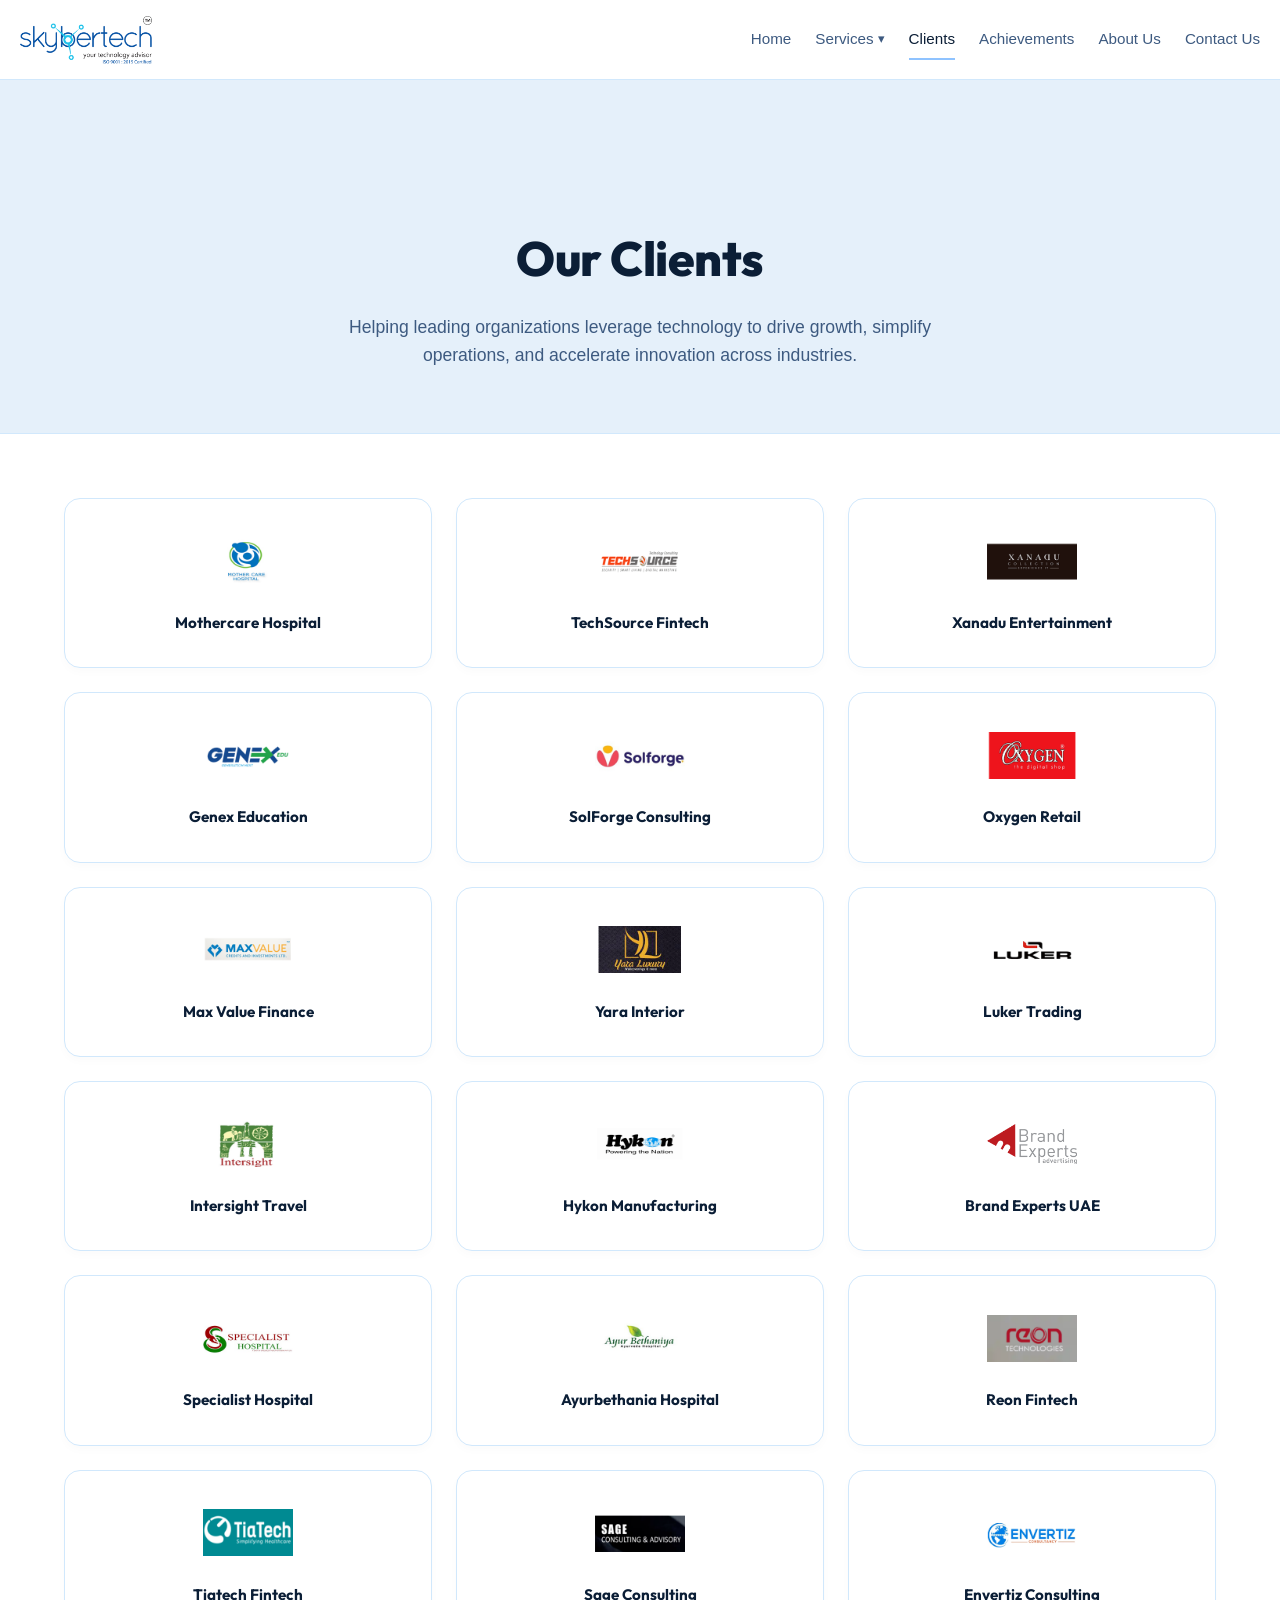
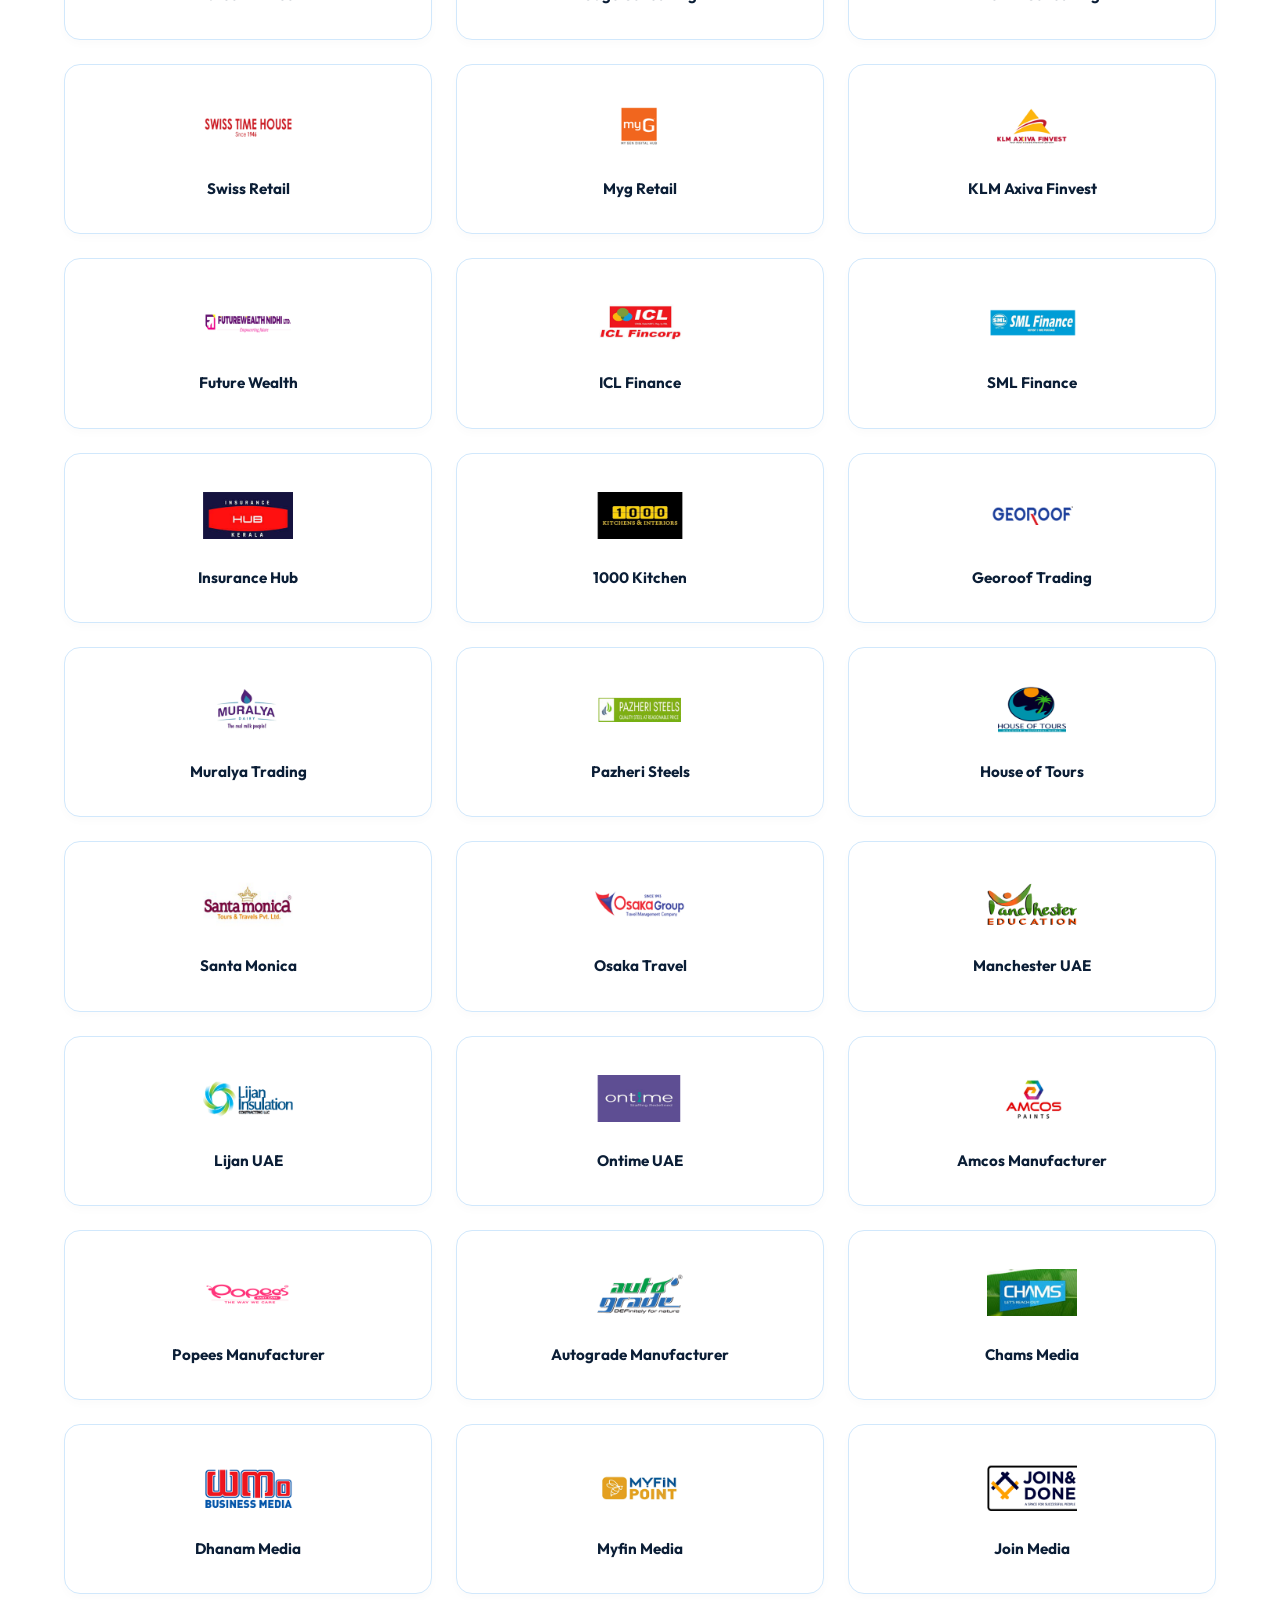
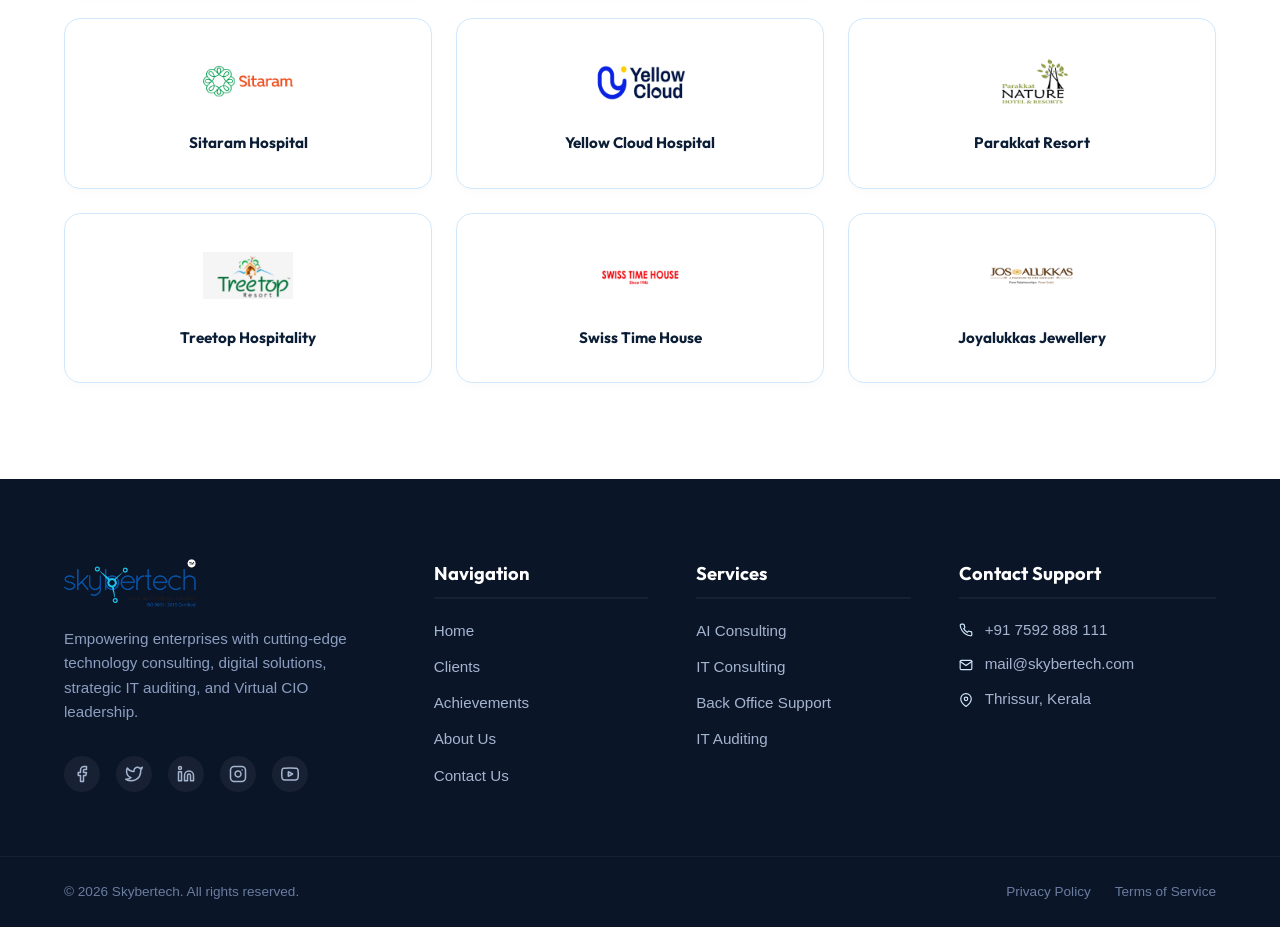
<file: clients.html>
<!DOCTYPE html>
<html lang="en">
<head>
  <meta charset="UTF-8">
  <meta name="viewport" content="width=device-width, initial-scale=1.0">
  <!-- Favicon -->
  <link rel="icon" type="image/svg+xml" href="assets/fav.svg">
  <link rel="icon" type="image/png" href="assets/fav.png">
  <title>Our Clients - Skybertech</title>
  <!-- Google Fonts -->
  <link rel="preconnect" href="https://fonts.googleapis.com">
  <link rel="preconnect" href="https://fonts.gstatic.com" crossorigin>
  <link href="https://fonts.googleapis.com/css2?family=Outfit:wght@300;400;500;600;700;800&family=Plus+Jakarta+Sans:wght@300;400;500;600;700;800&display=swap" rel="stylesheet">
  <!-- Stylesheet -->
  <link rel="stylesheet" href="style.css">
</head>
<body>

  <!-- Header / Navbar -->
  <header class="main-header">
    <div class="container header-container">
      <a href="index.html" class="logo" id="main-logo">
        <img src="assets/logo.png" alt="SKYBERTECH" class="logo-img">
      </a>
      
      <nav class="navbar" id="navbar">
        <ul class="nav-links">
          <li><a href="index.html" class="nav-link">Home</a></li>
          <li class="dropdown">
            <a href="#" class="nav-link dropdown-toggle">Services <span class="dropdown-caret">&#9662;</span></a>
            <ul class="dropdown-menu">
              <li><a href="ai-consulting.html">AI Consulting</a></li>
              <li><a href="it-consulting.html">IT Consulting</a></li>
              <li><a href="https://skybertech.ae/" target="_blank">Back Office Support</a></li>
              <li><a href="https://itauditors.in/" target="_blank">IT Auditing</a></li>
            </ul>
          </li>
          <li><a href="clients.html" class="nav-link active">Clients</a></li>
          <li><a href="achievements.html" class="nav-link">Achievements</a></li>
          <li><a href="about.html" class="nav-link">About Us</a></li>
          <li><a href="contact.html" class="nav-link">Contact Us</a></li>
        </ul>
      </nav>

      <button class="mobile-menu-toggle" id="mobile-menu-toggle" aria-label="Toggle Menu">
        <span></span>
        <span></span>
        <span></span>
      </button>
    </div>
  </header>

  <!-- Clients Hero Header -->
  <section class="clients-hero-section">
    <div class="container">
      <div class="clients-hero-box animate-fade visible">
        <h1>Our Clients</h1>
        <p>Helping leading organizations leverage technology to drive growth, simplify operations, and accelerate innovation across industries.</p>
      </div>
    </div>
  </section>

  <!-- Clients Portfolio Section -->
  <section class="clients-portfolio-section">
    <div class="container">

      <div class="clients-grid">
        <!-- Client Card 1 -->
        <div class="client-card animate-fade visible" data-name="mothercare hospital" data-category="hospital">
          <div class="client-logo-wrapper">
            <img src="assets/clients/hospital/mothercare.png" alt="Mothercare Hospital" class="client-logo-img">
          </div>
          <h3 class="client-name">Mothercare Hospital</h3>
        </div>

        <!-- Client Card 2 -->
        <div class="client-card animate-fade visible" data-name="techsource fintech" data-category="fintech">
          <div class="client-logo-wrapper">
            <img src="assets/clients/fintech/techsource.png" alt="TechSource Fintech" class="client-logo-img">
          </div>
          <h3 class="client-name">TechSource Fintech</h3>
        </div>

        <!-- Client Card 3 -->
        <div class="client-card animate-fade visible" data-name="xanadu entertainment" data-category="media">
          <div class="client-logo-wrapper">
            <img src="assets/clients/entertinment/Xanadu collections.png" alt="Xanadu Entertainment" class="client-logo-img">
          </div>
          <h3 class="client-name">Xanadu Entertainment</h3>
        </div>

        <!-- Client Card 4 -->
        <div class="client-card animate-fade visible" data-name="genex education" data-category="edu">
          <div class="client-logo-wrapper">
            <img src="assets/clients/edu/Genex.png" alt="Genex Education" class="client-logo-img">
          </div>
          <h3 class="client-name">Genex Education</h3>
        </div>

        <!-- Client Card 5 -->
        <div class="client-card animate-fade visible" data-name="solforge consulting" data-category="consulting">
          <div class="client-logo-wrapper">
            <img src="assets/clients/consulting/solforge.png" alt="SolForge Consulting" class="client-logo-img">
          </div>
          <h3 class="client-name">SolForge Consulting</h3>
        </div>

        <!-- Client Card 6 -->
        <div class="client-card animate-fade visible" data-name="oxygen retail" data-category="retail">
          <div class="client-logo-wrapper">
            <img src="assets/clients/retail/oxygen.png" alt="Oxygen Retail" class="client-logo-img">
          </div>
          <h3 class="client-name">Oxygen Retail</h3>
        </div>

        <!-- Client Card 7 -->
        <div class="client-card animate-fade visible" data-name="max value finance" data-category="finance">
          <div class="client-logo-wrapper">
            <img src="assets/clients/finance/Max Value.png" alt="Max Value Finance" class="client-logo-img">
          </div>
          <h3 class="client-name">Max Value Finance</h3>
        </div>

        <!-- Client Card 8 -->
        <div class="client-card animate-fade visible" data-name="yara interior" data-category="interior">
          <div class="client-logo-wrapper">
            <img src="assets/clients/interior/yara.png" alt="Yara Interior" class="client-logo-img">
          </div>
          <h3 class="client-name">Yara Interior</h3>
        </div>

        <!-- Client Card 9 -->
        <div class="client-card animate-fade visible" data-name="luker trading" data-category="trading">
          <div class="client-logo-wrapper">
            <img src="assets/clients/trading/Luker.png" alt="Luker Trading" class="client-logo-img">
          </div>
          <h3 class="client-name">Luker Trading</h3>
        </div>

        <!-- Client Card 10 -->
        <div class="client-card animate-fade visible" data-name="intersight travel" data-category="travel">
          <div class="client-logo-wrapper">
            <img src="assets/clients/travel/intersight.png" alt="Intersight Travel" class="client-logo-img">
          </div>
          <h3 class="client-name">Intersight Travel</h3>
        </div>

        <!-- Client Card 11 -->
        <div class="client-card animate-fade visible" data-name="hykon manufacturing" data-category="manufacturer">
          <div class="client-logo-wrapper">
            <img src="assets/clients/manufacturer/hykon.png" alt="Hykon Manufacturing" class="client-logo-img">
          </div>
          <h3 class="client-name">Hykon Manufacturing</h3>
        </div>

        <!-- Client Card 12 -->
        <div class="client-card animate-fade visible" data-name="brand experts uae" data-category="uae">
          <div class="client-logo-wrapper">
            <img src="assets/clients/uae/brandexperts.png" alt="Brand Experts UAE" class="client-logo-img">
          </div>
          <h3 class="client-name">Brand Experts UAE</h3>
        </div>

        <!-- Client Card 13 -->
        <div class="client-card animate-fade visible" data-name="specialist hospital" data-category="hospital">
          <div class="client-logo-wrapper">
            <img src="assets/clients/hospital/specialist hospital.png" alt="Specialist Hospital" class="client-logo-img">
          </div>
          <h3 class="client-name">Specialist Hospital</h3>
        </div>

        <!-- Client Card 14 -->
        <div class="client-card animate-fade visible" data-name="ayurbethania hospital" data-category="hospital">
          <div class="client-logo-wrapper">
            <img src="assets/clients/hospital/ayurbethania.png" alt="Ayurbethania Hospital" class="client-logo-img">
          </div>
          <h3 class="client-name">Ayurbethania Hospital</h3>
        </div>

        <!-- Client Card 15 -->
        <div class="client-card animate-fade visible" data-name="reon fintech" data-category="fintech">
          <div class="client-logo-wrapper">
            <img src="assets/clients/fintech/reon.png" alt="Reon Fintech" class="client-logo-img">
          </div>
          <h3 class="client-name">Reon Fintech</h3>
        </div>

        <!-- Client Card 16 -->
        <div class="client-card animate-fade visible" data-name="tiatech fintech" data-category="fintech">
          <div class="client-logo-wrapper">
            <img src="assets/clients/fintech/tiatech.png" alt="Tiatech Fintech" class="client-logo-img">
          </div>
          <h3 class="client-name">Tiatech Fintech</h3>
        </div>

        <!-- Client Card 17 -->
        <div class="client-card animate-fade visible" data-name="sage consulting" data-category="consulting">
          <div class="client-logo-wrapper">
            <img src="assets/clients/consulting/sage.png" alt="Sage Consulting" class="client-logo-img">
          </div>
          <h3 class="client-name">Sage Consulting</h3>
        </div>

        <!-- Client Card 18 -->
        <div class="client-card animate-fade visible" data-name="envertiz consulting" data-category="consulting">
          <div class="client-logo-wrapper">
            <img src="assets/clients/consulting/envertiz.png" alt="Envertiz Consulting" class="client-logo-img">
          </div>
          <h3 class="client-name">Envertiz Consulting</h3>
        </div>

        <!-- Client Card 19 -->
        <div class="client-card animate-fade visible" data-name="swiss retail" data-category="retail">
          <div class="client-logo-wrapper">
            <img src="assets/clients/retail/swiss.png" alt="Swiss Retail" class="client-logo-img">
          </div>
          <h3 class="client-name">Swiss Retail</h3>
        </div>

        <!-- Client Card 20 -->
        <div class="client-card animate-fade visible" data-name="myg retail" data-category="retail">
          <div class="client-logo-wrapper">
            <img src="assets/clients/retail/myg.png" alt="Myg Retail" class="client-logo-img">
          </div>
          <h3 class="client-name">Myg Retail</h3>
        </div>

        <!-- Client Card 21 -->
        <div class="client-card animate-fade visible" data-name="klm axiva finvest finance" data-category="finance">
          <div class="client-logo-wrapper">
            <img src="assets/clients/finance/KLM AXIVA FINVEST.png" alt="KLM Axiva Finvest" class="client-logo-img">
          </div>
          <h3 class="client-name">KLM Axiva Finvest</h3>
        </div>

        <!-- Client Card 22 -->
        <div class="client-card animate-fade visible" data-name="future wealth finance" data-category="finance">
          <div class="client-logo-wrapper">
            <img src="assets/clients/finance/Future wealth.png" alt="Future Wealth" class="client-logo-img">
          </div>
          <h3 class="client-name">Future Wealth</h3>
        </div>

        <!-- Client Card 23 -->
        <div class="client-card animate-fade visible" data-name="icl finance" data-category="finance">
          <div class="client-logo-wrapper">
            <img src="assets/clients/finance/ICL.png" alt="ICL Finance" class="client-logo-img">
          </div>
          <h3 class="client-name">ICL Finance</h3>
        </div>

        <!-- Client Card 24 -->
        <div class="client-card animate-fade visible" data-name="sml finance" data-category="finance">
          <div class="client-logo-wrapper">
            <img src="assets/clients/finance/sml finance.png" alt="SML Finance" class="client-logo-img">
          </div>
          <h3 class="client-name">SML Finance</h3>
        </div>

        <!-- Client Card 25 -->
        <div class="client-card animate-fade visible" data-name="insurance hub insurance" data-category="insurance">
          <div class="client-logo-wrapper">
            <img src="assets/clients/insurance/insurancehub.png" alt="Insurance Hub" class="client-logo-img">
          </div>
          <h3 class="client-name">Insurance Hub</h3>
        </div>

        <!-- Client Card 26 -->
        <div class="client-card animate-fade visible" data-name="1000 kitchen interior" data-category="interior">
          <div class="client-logo-wrapper">
            <img src="assets/clients/interior/1000kitchen.png" alt="1000 Kitchen" class="client-logo-img">
          </div>
          <h3 class="client-name">1000 Kitchen</h3>
        </div>

        <!-- Client Card 27 -->
        <div class="client-card animate-fade visible" data-name="georoof trading" data-category="trading">
          <div class="client-logo-wrapper">
            <img src="assets/clients/trading/georoof.png" alt="Georoof Trading" class="client-logo-img">
          </div>
          <h3 class="client-name">Georoof Trading</h3>
        </div>

        <!-- Client Card 28 -->
        <div class="client-card animate-fade visible" data-name="muralya trading" data-category="trading">
          <div class="client-logo-wrapper">
            <img src="assets/clients/trading/muralya.png" alt="Muralya Trading" class="client-logo-img">
          </div>
          <h3 class="client-name">Muralya Trading</h3>
        </div>

        <!-- Client Card 29 -->
        <div class="client-card animate-fade visible" data-name="pazheri steels trading" data-category="trading">
          <div class="client-logo-wrapper">
            <img src="assets/clients/trading/pazheri steels.png" alt="Pazheri Steels" class="client-logo-img">
          </div>
          <h3 class="client-name">Pazheri Steels</h3>
        </div>

        <!-- Client Card 30 -->
        <div class="client-card animate-fade visible" data-name="house of tours travel" data-category="travel">
          <div class="client-logo-wrapper">
            <img src="assets/clients/travel/houseoftours.png" alt="House of Tours" class="client-logo-img">
          </div>
          <h3 class="client-name">House of Tours</h3>
        </div>

        <!-- Client Card 31 -->
        <div class="client-card animate-fade visible" data-name="santa monica travel" data-category="travel">
          <div class="client-logo-wrapper">
            <img src="assets/clients/travel/santamonica.png" alt="Santa Monica" class="client-logo-img">
          </div>
          <h3 class="client-name">Santa Monica</h3>
        </div>

        <!-- Client Card 32 -->
        <div class="client-card animate-fade visible" data-name="osaka travel" data-category="travel">
          <div class="client-logo-wrapper">
            <img src="assets/clients/travel/osaka.png" alt="Osaka Travel" class="client-logo-img">
          </div>
          <h3 class="client-name">Osaka Travel</h3>
        </div>

        <!-- Client Card 33 -->
        <div class="client-card animate-fade visible" data-name="manchester uae" data-category="uae">
          <div class="client-logo-wrapper">
            <img src="assets/clients/uae/manchester.png" alt="Manchester UAE" class="client-logo-img">
          </div>
          <h3 class="client-name">Manchester UAE</h3>
        </div>

        <!-- Client Card 34 -->
        <div class="client-card animate-fade visible" data-name="lijan uae" data-category="uae">
          <div class="client-logo-wrapper">
            <img src="assets/clients/uae/lijan.png" alt="Lijan UAE" class="client-logo-img">
          </div>
          <h3 class="client-name">Lijan UAE</h3>
        </div>

        <!-- Client Card 35 -->
        <div class="client-card animate-fade visible" data-name="ontime uae" data-category="uae">
          <div class="client-logo-wrapper">
            <img src="assets/clients/uae/ontime.png" alt="Ontime UAE" class="client-logo-img">
          </div>
          <h3 class="client-name">Ontime UAE</h3>
        </div>

        <!-- Client Card 36 -->
        <div class="client-card animate-fade visible" data-name="amcos manufacturer" data-category="manufacturer">
          <div class="client-logo-wrapper">
            <img src="assets/clients/manufacturer/amcos.png" alt="Amcos Manufacturer" class="client-logo-img">
          </div>
          <h3 class="client-name">Amcos Manufacturer</h3>
        </div>

        <!-- Client Card 37 -->
        <div class="client-card animate-fade visible" data-name="popees manufacturer" data-category="manufacturer">
          <div class="client-logo-wrapper">
            <img src="assets/clients/manufacturer/popees.png" alt="Popees Manufacturer" class="client-logo-img">
          </div>
          <h3 class="client-name">Popees Manufacturer</h3>
        </div>

        <!-- Client Card 38 -->
        <div class="client-card animate-fade visible" data-name="autograde manufacturer" data-category="manufacturer">
          <div class="client-logo-wrapper">
            <img src="assets/clients/manufacturer/autograde.png" alt="Autograde Manufacturer" class="client-logo-img">
          </div>
          <h3 class="client-name">Autograde Manufacturer</h3>
        </div>

        <!-- Client Card 39 -->
        <div class="client-card animate-fade visible" data-name="chams media" data-category="media">
          <div class="client-logo-wrapper">
            <img src="assets/clients/media/chams.png" alt="Chams Media" class="client-logo-img">
          </div>
          <h3 class="client-name">Chams Media</h3>
        </div>

        <!-- Client Card 40 -->
        <div class="client-card animate-fade visible" data-name="dhanam media" data-category="media">
          <div class="client-logo-wrapper">
            <img src="assets/clients/media/dhanam.png" alt="Dhanam Media" class="client-logo-img">
          </div>
          <h3 class="client-name">Dhanam Media</h3>
        </div>

        <!-- Client Card 41 -->
        <div class="client-card animate-fade visible" data-name="myfin media" data-category="media">
          <div class="client-logo-wrapper">
            <img src="assets/clients/media/myfin.png" alt="Myfin Media" class="client-logo-img">
          </div>
          <h3 class="client-name">Myfin Media</h3>
        </div>

        <!-- Client Card 42 -->
        <div class="client-card animate-fade visible" data-name="join media" data-category="media">
          <div class="client-logo-wrapper">
            <img src="assets/clients/media/join.png" alt="Join Media" class="client-logo-img">
          </div>
          <h3 class="client-name">Join Media</h3>
        </div>

        <!-- Client Card 43 -->
        <div class="client-card animate-fade visible" data-name="sitaram hospital" data-category="hospital">
          <div class="client-logo-wrapper">
            <img src="assets/clients/hospital/sitaram.png" alt="Sitaram Hospital" class="client-logo-img">
          </div>
          <h3 class="client-name">Sitaram Hospital</h3>
        </div>

        <!-- Client Card 44 -->
        <div class="client-card animate-fade visible" data-name="yellow cloud hospital" data-category="hospital">
          <div class="client-logo-wrapper">
            <img src="assets/clients/hospital/yellowcloud.png" alt="Yellow Cloud Hospital" class="client-logo-img">
          </div>
          <h3 class="client-name">Yellow Cloud Hospital</h3>
        </div>

        <!-- Client Card 45 -->
        <div class="client-card animate-fade visible" data-name="parakkat resort hospitality" data-category="hospitality">
          <div class="client-logo-wrapper">
            <img src="assets/clients/hospitality/parakkatresort.png" alt="Parakkat Resort" class="client-logo-img">
          </div>
          <h3 class="client-name">Parakkat Resort</h3>
        </div>

        <!-- Client Card 46 -->
        <div class="client-card animate-fade visible" data-name="treetop hospitality" data-category="hospitality">
          <div class="client-logo-wrapper">
            <img src="assets/clients/hospitality/treetop.png" alt="Treetop Hospitality" class="client-logo-img">
          </div>
          <h3 class="client-name">Treetop Hospitality</h3>
        </div>

        <!-- Client Card 47 -->
        <div class="client-card animate-fade visible" data-name="swiss time house trading" data-category="trading">
          <div class="client-logo-wrapper">
            <img src="assets/clients/trading/swiss time house.png" alt="Swiss Time House" class="client-logo-img">
          </div>
          <h3 class="client-name">Swiss Time House</h3>
        </div>

        <!-- Client Card 48 -->
        <div class="client-card animate-fade visible" data-name="joyalukkas jewellery" data-category="jewellery">
          <div class="client-logo-wrapper">
            <img src="assets/clients/jewellery/joyalukkas.png" alt="Joyalukkas Jewellery" class="client-logo-img">
          </div>
          <h3 class="client-name">Joyalukkas Jewellery</h3>
        </div>
      </div>
    </div>
  </section>

  <!-- Rich Footer Section -->
  <footer class="rich-footer">
    <div class="container footer-grid">
      <!-- Column 1: Brand & Socials -->
      <div class="footer-col brand-col">
        <a href="index.html" class="footer-logo">
          <img src="assets/logo.png" alt="SKYBERTECH" class="logo-img">
        </a>
        <p class="footer-brand-desc">
          Empowering enterprises with cutting-edge technology consulting, digital solutions, strategic IT auditing, and Virtual CIO leadership.
        </p>
                <div class="footer-socials">
          <!-- Facebook -->
          <a href="https://www.facebook.com/skybertechit" class="social-link" aria-label="Facebook" target="_blank">
            <svg xmlns="http://www.w3.org/2000/svg" width="18" height="18" viewBox="0 0 24 24" fill="none" stroke="currentColor" stroke-width="2" stroke-linecap="round" stroke-linejoin="round"><path d="M18 2h-3a5 5 0 0 0-5 5v3H7v4h3v8h4v-8h3l1-4h-4V7a1 1 0 0 1 1-1h3z"></path></svg>
          </a>
          <!-- Twitter -->
          <a href="https://twitter.com/skybertechit" class="social-link" aria-label="Twitter" target="_blank">
            <svg xmlns="http://www.w3.org/2000/svg" width="18" height="18" viewBox="0 0 24 24" fill="none" stroke="currentColor" stroke-width="2" stroke-linecap="round" stroke-linejoin="round"><path d="M23 3a10.9 10.9 0 0 1-3.14 1.53 4.48 4.48 0 0 0-7.86 3v1A10.66 10.66 0 0 1 3 4s-4 9 5 13a11.64 11.64 0 0 1-7 2c9 5 20 0 20-11.5a4.5 4.5 0 0 0-.08-.83A7.72 7.72 0 0 0 23 3z"></path></svg>
          </a>
          <!-- LinkedIn -->
          <a href="https://www.linkedin.com/company/skybertechit/" class="social-link" aria-label="LinkedIn" target="_blank">
            <svg xmlns="http://www.w3.org/2000/svg" width="18" height="18" viewBox="0 0 24 24" fill="none" stroke="currentColor" stroke-width="2" stroke-linecap="round" stroke-linejoin="round"><path d="M16 8a6 6 0 0 1 6 6v7h-4v-7a2 2 0 0 0-2-2 2 2 0 0 0-2 2v7h-4v-7a6 6 0 0 1 6-6z"></path><rect x="2" y="9" width="4" height="12"></rect><circle cx="4" cy="4" r="2"></circle></svg>
          </a>
          <!-- Instagram -->
          <a href="https://www.instagram.com/skybertech.it/" class="social-link" aria-label="Instagram" target="_blank">
            <svg xmlns="http://www.w3.org/2000/svg" width="18" height="18" viewBox="0 0 24 24" fill="none" stroke="currentColor" stroke-width="2" stroke-linecap="round" stroke-linejoin="round"><rect x="2" y="2" width="20" height="20" rx="5" ry="5"></rect><path d="M16 11.37A4 4 0 1 1 12.63 8 4 4 0 0 1 16 11.37z"></path><line x1="17.5" y1="6.5" x2="17.51" y2="6.5"></line></svg>
          </a>
          <!-- YouTube -->
          <a href="https://www.youtube.com/@skybertechit" class="social-link" aria-label="YouTube" target="_blank">
            <svg xmlns="http://www.w3.org/2000/svg" width="18" height="18" viewBox="0 0 24 24" fill="none" stroke="currentColor" stroke-width="2" stroke-linecap="round" stroke-linejoin="round"><path d="M22.54 6.42a2.78 2.78 0 0 0-1.95-1.96C18.88 4 12 4 12 4s-6.88 0-8.59.46a2.78 2.78 0 0 0-1.95 1.96A29 29 0 0 0 1 12a29 29 0 0 0 .46 5.58 2.78 2.78 0 0 0 1.95 1.96C5.12 20 12 20 12 20s6.88 0 8.59-.46a2.78 2.78 0 0 0 1.95-1.96A29 29 0 0 0 23 12a29 29 0 0 0-.46-5.58z"></path><polygon points="9.75 15.02 15.5 12 9.75 8.98 9.75 15.02"></polygon></svg>
          </a>
        </div>
      </div>
      
      <!-- Column 2: Quick Links -->
      <div class="footer-col">
        <h3 class="footer-title">Navigation</h3>
        <ul class="footer-nav-list">
          <li><a href="index.html">Home</a></li>
          <li><a href="clients.html">Clients</a></li>
          <li><a href="achievements.html">Achievements</a></li>
          <li><a href="about.html">About Us</a></li>
          <li><a href="contact.html">Contact Us</a></li>
        </ul>
      </div>
      
      <!-- Column 3: Services -->
      <div class="footer-col">
        <h3 class="footer-title">Services</h3>
        <ul class="footer-nav-list">
          <li><a href="ai-consulting.html">AI Consulting</a></li>
          <li><a href="it-consulting.html">IT Consulting</a></li>
          <li><a href="https://skybertech.ae/" target="_blank">Back Office Support</a></li>
          <li><a href="https://itauditors.in/" target="_blank">IT Auditing</a></li>
        </ul>
      </div>
      
      <!-- Column 4: Contact info -->
      <div class="footer-col">
        <h3 class="footer-title">Contact Support</h3>
        <ul class="footer-contact-list">
          <li>
            <svg xmlns="http://www.w3.org/2000/svg" width="14" height="14" viewBox="0 0 24 24" fill="none" stroke="currentColor" stroke-width="2" stroke-linecap="round" stroke-linejoin="round"><path d="M22 16.92v3a2 2 0 0 1-2.18 2 19.79 19.79 0 0 1-8.63-3.07 19.5 19.5 0 0 1-6-6 19.79 19.79 0 0 1-3.07-8.67A2 2 0 0 1 4.11 2h3a2 2 0 0 1 2 1.72 12.84 12.84 0 0 0 .7 2.81 2 2 0 0 1-.45 2.11L8.09 9.91a16 16 0 0 0 6 6l1.27-1.27a2 2 0 0 1 2.11-.45 12.84 12.84 0 0 0 2.81.7A2 2 0 0 1 22 16.92z"></path></svg>
            <a href="tel:+917592888111">+91 7592 888 111</a>
          </li>
          <li>
            <svg xmlns="http://www.w3.org/2000/svg" width="14" height="14" viewBox="0 0 24 24" fill="none" stroke="currentColor" stroke-width="2" stroke-linecap="round" stroke-linejoin="round"><path d="M4 4h16c1.1 0 2 .9 2 2v12c0 1.1-.9 2-2 2H4c-1.1 0-2-.9-2-2V6c0-1.1.9-2 2-2z"></path><polyline points="22,6 12,13 2,6"></polyline></svg>
            <a href="mailto:mail@skybertech.com">mail@skybertech.com</a>
          </li>
          <li>
            <svg xmlns="http://www.w3.org/2000/svg" width="14" height="14" viewBox="0 0 24 24" fill="none" stroke="currentColor" stroke-width="2" stroke-linecap="round" stroke-linejoin="round"><path d="M21 10c0 7-9 13-9 13s-9-6-9-13a9 9 0 0 1 18 0z"></path><circle cx="12" cy="10" r="3"></circle></svg>
            <span>Thrissur, Kerala</span>
          </li>
        </ul>
      </div>
    </div>
    
    <!-- Footer Bottom -->
    <div class="footer-bottom">
      <div class="container footer-bottom-container">
        <p class="copyright">&copy; 2026 Skybertech. All rights reserved.</p>
        <div class="footer-policy-links">
          <a href="index.html">Privacy Policy</a>
          <a href="index.html">Terms of Service</a>
        </div>
      </div>
    </div>
  </footer>



  <!-- Script -->
  <script src="app.js"></script>
</body>
</html>
</file>
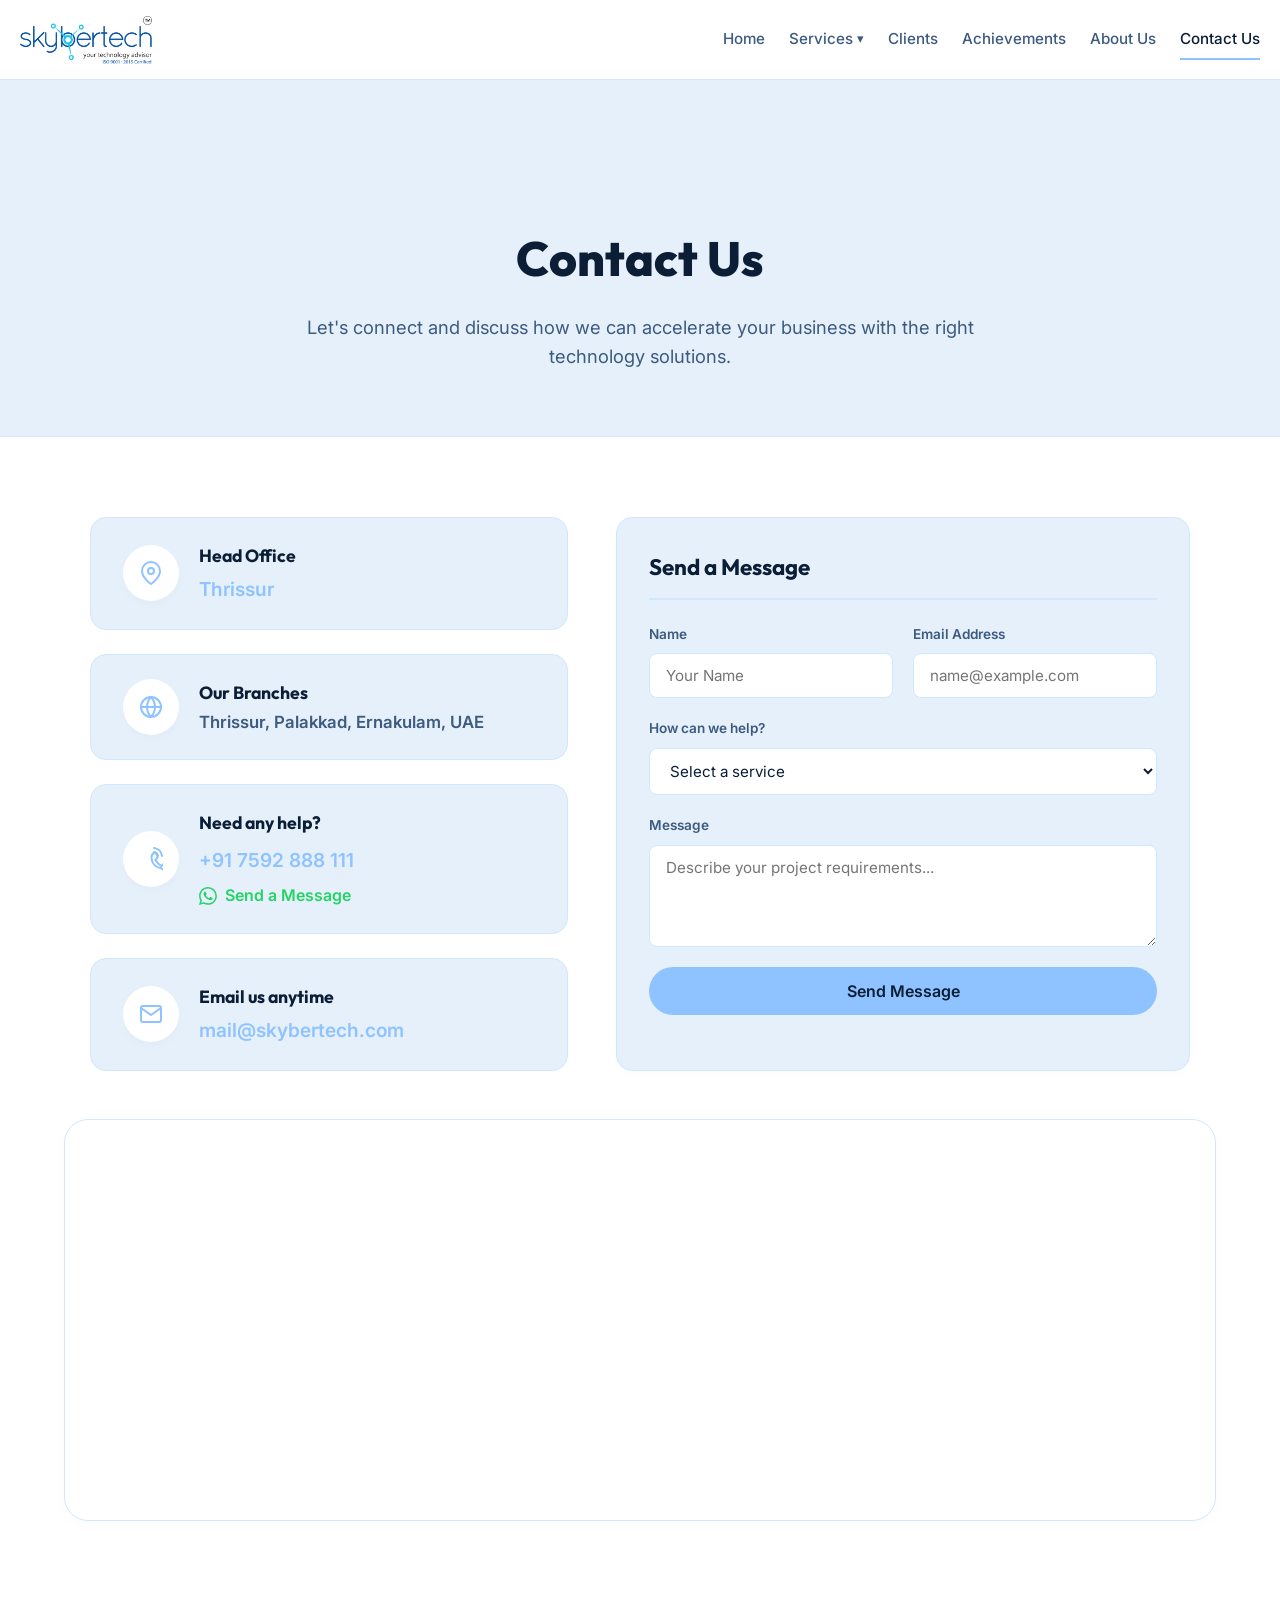
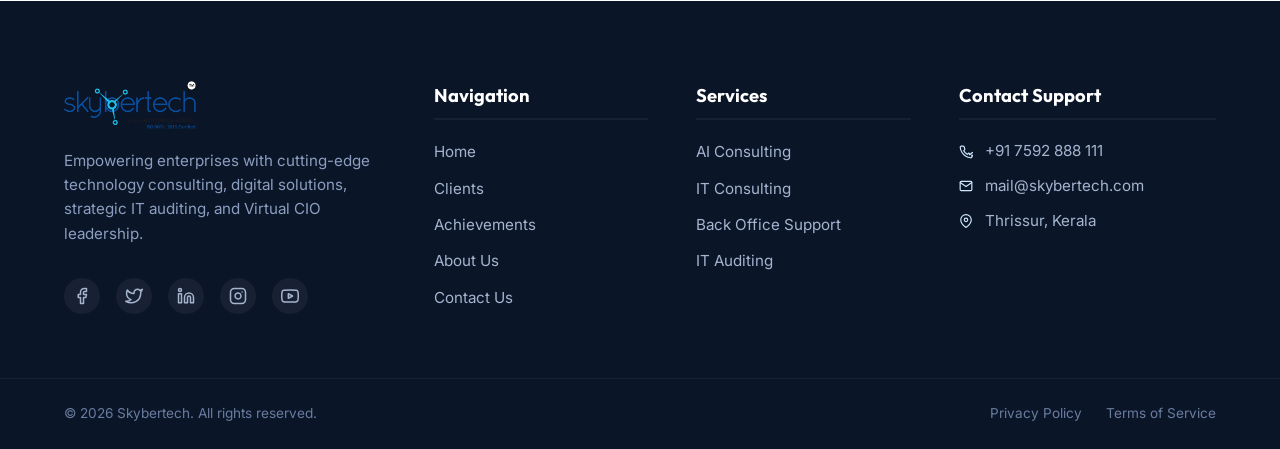
<file: contact.html>
<!DOCTYPE html>
<html lang="en">

<head>
  <meta charset="UTF-8">
  <meta name="viewport" content="width=device-width, initial-scale=1.0">
  <!-- Favicon -->
  <link rel="icon" type="image/svg+xml" href="assets/fav.svg">
  <link rel="icon" type="image/png" href="assets/fav.png">
  <meta name="description"
    content="Contact Skybertech - Get in touch with our IT consulting, AI automation, cybersecurity, and digital solutions team today.">
  <title>Contact Us | Skybertech IT Consulting</title>
  <!-- Google Fonts -->
  <link rel="preconnect" href="https://fonts.googleapis.com">
  <link rel="preconnect" href="https://fonts.gstatic.com" crossorigin>
  <link
    href="https://fonts.googleapis.com/css2?family=Inter:wght@300;400;500;600;700&family=Outfit:wght@400;500;600;700;800&display=swap"
    rel="stylesheet">
  <!-- Stylesheet -->
  <link rel="stylesheet" href="style.css">
</head>

<body>

  <!-- Header / Navbar -->
  <header class="main-header">
    <div class="container header-container">
      <a href="index.html" class="logo" id="main-logo">
        <img src="assets/logo.png" alt="SKYBERTECH" class="logo-img">
      </a>

      <nav class="navbar" id="navbar">
        <ul class="nav-links">
          <li><a href="index.html" class="nav-link">Home</a></li>
          <li class="dropdown">
            <a href="#" class="nav-link dropdown-toggle">Services <span class="dropdown-caret">&#9662;</span></a>
            <ul class="dropdown-menu">
              <li><a href="ai-consulting.html">AI Consulting</a></li>
              <li><a href="it-consulting.html">IT Consulting</a></li>
              <li><a href="https://skybertech.ae/" target="_blank">Back Office Support</a></li>
              <li><a href="https://itauditors.in/" target="_blank">IT Auditing</a></li>
            </ul>
          </li>
          <li><a href="clients.html" class="nav-link">Clients</a></li>
          <li><a href="achievements.html" class="nav-link">Achievements</a></li>
          <li><a href="about.html" class="nav-link">About Us</a></li>
          <li><a href="contact.html" class="nav-link active">Contact Us</a></li>
        </ul>
      </nav>

      <button class="mobile-menu-toggle" id="mobile-menu-toggle" aria-label="Toggle Menu">
        <span></span>
        <span></span>
        <span></span>
      </button>
    </div>
  </header>

  <!-- Contact Hero Section -->
  <section class="service-hero-section">
    <div class="container">
      <div class="service-hero-box animate-fade visible">
        <h1>Contact Us</h1>
        <p>Let's connect and discuss how we can accelerate your business with the right technology solutions.</p>
      </div>
    </div>
  </section>

  <!-- Contact Body Section -->
  <section class="contact-section" style="background-color: var(--bg-primary); padding: 80px 0;">
    <div class="container">
      <div class="contact-box animate-fade visible" style="box-shadow: none; border: none; padding: 0;">
        <div class="contact-split-layout">
          <!-- Left Column: Contact details cards -->
          <div class="contact-left-details">
            <div class="contact-details-grid-v2">
              <!-- Card 1: Head Office -->
              <div class="contact-detail-card-item">
                <div class="contact-icon-box">
                  <svg xmlns="http://www.w3.org/2000/svg" width="24" height="24" viewBox="0 0 24 24" fill="none"
                    stroke="currentColor" stroke-width="2" stroke-linecap="round" stroke-linejoin="round"
                    class="feather feather-map-pin">
                    <path d="M21 10c0 7-9 13-9 13s-9-6-9-13a9 9 0 0 1 18 0z"></path>
                    <circle cx="12" cy="10" r="3"></circle>
                  </svg>
                </div>
                <div class="contact-info">
                  <h3>Head Office</h3>
                  <a href="https://maps.app.goo.gl/4VYSQ1GL3D71TDbY9" target="_blank" class="contact-link">Thrissur</a>
                </div>
              </div>

              <!-- Card 2: Our Branches -->
              <div class="contact-detail-card-item">
                <div class="contact-icon-box">
                  <svg xmlns="http://www.w3.org/2000/svg" width="24" height="24" viewBox="0 0 24 24" fill="none"
                    stroke="currentColor" stroke-width="2" stroke-linecap="round" stroke-linejoin="round"
                    class="feather feather-globe">
                    <circle cx="12" cy="12" r="10"></circle>
                    <line x1="2" y1="12" x2="22" y2="12"></line>
                    <path
                      d="M12 2a15.3 15.3 0 0 1 4 10 15.3 15.3 0 0 1-4 10 15.3 15.3 0 0 1-4-10 15.3 15.3 0 0 1 4-10z">
                    </path>
                  </svg>
                </div>
                <div class="contact-info">
                  <h3>Our Branches</h3>
                  <span class="contact-text">Thrissur, Palakkad, Ernakulam, UAE</span>
                </div>
              </div>

              <!-- Card 3: Phone & WhatsApp Support -->
              <div class="contact-detail-card-item">
                <div class="contact-icon-box">
                  <svg xmlns="http://www.w3.org/2000/svg" width="24" height="24" viewBox="0 0 24 24" fill="none"
                    stroke="currentColor" stroke-width="2" stroke-linecap="round" stroke-linejoin="round"
                    class="feather feather-phone-call">
                    <path
                      d="M15.05 5A5 5 0 0 1 19 8.95M15.05 1A9 9 0 0 1 23 8.95m-1 12.05a10 10 0 0 1-9.45-9.45c-.32-2.3.8-4.63 2.76-5.83.6-.37 1.29-.1 1.56.5L18.4 9.3c.27.6.14 1.3-.32 1.76l-1.8 1.8a16 16 0 0 0 6.16 6.16l1.8-1.8c.46-.46 1.15-.6 1.76-.32l3.63 1.54c.6.27.87.96.5 1.56a5.06 5.06 0 0 1-5.83 2.76z">
                    </path>
                  </svg>
                </div>
                <div class="contact-info">
                  <h3>Need any help?</h3>
                  <div class="contact-sub-links">
                    <a href="tel:+917592888111" class="contact-link">+91 7592 888 111</a>
                    <a href="https://wa.me/917592888111" target="_blank" class="contact-whatsapp-link">
                      <svg xmlns="http://www.w3.org/2000/svg" width="16" height="16" fill="currentColor"
                        class="bi bi-whatsapp" viewBox="0 0 16 16">
                        <path
                          d="M13.601 2.326A7.854 7.854 0 0 0 7.994 0C3.627 0 .068 3.558.064 7.926c0 1.399.366 2.76 1.057 3.965L0 16l4.204-1.102a7.933 7.933 0 0 0 3.79.977h.004c4.368 0 7.926-3.558 7.93-7.93A7.898 7.898 0 0 0 13.6 2.326zM7.994 14.521a6.573 6.573 0 0 1-3.356-.92l-.24-.144-2.494.654.666-2.433-.156-.251a6.56 6.56 0 0 1-1.007-3.505c0-3.626 2.957-6.584 6.591-6.584a6.56 6.56 0 0 1 4.66 1.931 6.557 6.557 0 0 1 1.928 4.66c-.004 3.639-2.961 6.592-6.592 6.592zm3.69-4.98c-.197-.099-1.17-.578-1.353-.646-.182-.065-.315-.099-.445.099-.133.197-.513.646-.627.775-.114.133-.23.148-.426.05-.197-.1-.836-.308-1.592-.985-.59-.525-.985-1.175-1.103-1.372-.114-.198-.011-.304.088-.403.087-.088.197-.232.296-.346.1-.114.133-.198.198-.33.065-.134.034-.251-.015-.35-.052-.104-.445-1.073-.61-1.472-.16-.389-.313-.335-.445-.34-.12-.007-.26-.007-.4-.007a.72.72 0 0 0-.532.248c-.18.198-.69.673-.69 1.64 0 .969.7 1.905.8 2.04.1.133 1.381 2.108 3.348 2.956.467.202.83.322 1.116.413.47.15 1.002.13 1.378.074.42-.063 1.169-.477 1.332-.937.165-.46.165-.856.115-.937-.05-.08-.18-.13-.377-.23z" />
                      </svg>
                      Send a Message
                    </a>
                  </div>
                </div>
              </div>

              <!-- Card 4: Email Support -->
              <div class="contact-detail-card-item">
                <div class="contact-icon-box">
                  <svg xmlns="http://www.w3.org/2000/svg" width="24" height="24" viewBox="0 0 24 24" fill="none"
                    stroke="currentColor" stroke-width="2" stroke-linecap="round" stroke-linejoin="round"
                    class="feather feather-mail">
                    <path d="M4 4h16c1.1 0 2 .9 2 2v12c0 1.1-.9 2-2 2H4c-1.1 0-2-.9-2-2V6c0-1.1.9-2 2-2z"></path>
                    <polyline points="22,6 12,13 2,6"></polyline>
                  </svg>
                </div>
                <div class="contact-info">
                  <h3>Email us anytime</h3>
                  <a href="mailto:mail@skybertech.com" class="contact-link">mail@skybertech.com</a>
                </div>
              </div>
            </div>
          </div>

          <!-- Right Column: Enquiry Form -->
          <div class="contact-right-form">
            <form class="contact-enquiry-form" id="contact-enquiry-form-section">
              <h3 class="form-title">Send a Message</h3>
              <div class="form-row">
                <div class="form-group">
                  <label for="section-form-name">Name</label>
                  <input type="text" id="section-form-name" placeholder="Your Name" required>
                </div>
                <div class="form-group">
                  <label for="section-form-email">Email Address</label>
                  <input type="email" id="section-form-email" placeholder="name@example.com" required>
                </div>
              </div>
              <div class="form-group">
                <label for="section-form-service">How can we help?</label>
                <select id="section-form-service" required>
                  <option value="" disabled selected>Select a service</option>
                  <option value="ai">AI & Cloud Roadmaps</option>
                  <option value="it">IT Infrastructure Audits</option>
                  <option value="scaling">Strategic Scaling & CIO Advisory</option>
                  <option value="other">Other Inquiry</option>
                </select>
              </div>
              <div class="form-group">
                <label for="section-form-message">Message</label>
                <textarea id="section-form-message" rows="4" placeholder="Describe your project requirements..."
                  required></textarea>
              </div>
              <button type="submit" class="btn btn-primary btn-submit-enquiry">Send Message</button>
            </form>

            <!-- Success view inside the form area -->
            <div class="form-success-inline hidden" id="section-form-success">
              <div class="success-icon-inline">
                <svg xmlns="http://www.w3.org/2000/svg" width="48" height="48" viewBox="0 0 24 24" fill="none"
                  stroke="currentColor" stroke-width="2" stroke-linecap="round" stroke-linejoin="round">
                  <path d="M22 11.08V12a10 10 0 1 1-5.93-9.14"></path>
                  <polyline points="22 4 12 14.01 9 11.01"></polyline>
                </svg>
              </div>
              <h3>Message Sent!</h3>
              <p>Thank you for reaching out. Our consulting team will contact you shortly.</p>
            </div>
          </div>
        </div>

        <!-- Embedded Google Map -->
        <div class="contact-map-wrapper" style="margin-top: 48px;">
          <iframe
            src="https://maps.google.com/maps?q=Skybertech%20IT%20Innovations%20Pvt%20Ltd,%20Thrissur&t=&z=15&ie=UTF8&iwloc=&output=embed"
            width="100%" height="400" style="border:0; border-radius: var(--border-radius-md);" allowfullscreen="" loading="lazy">
          </iframe>
        </div>
      </div>
    </div>
  </section>

  <!-- Rich Footer Section -->
  <footer class="rich-footer">
    <div class="container footer-grid">
      <!-- Column 1: Brand & Socials -->
      <div class="footer-col brand-col">
        <a href="index.html" class="footer-logo">
          <img src="assets/logo.png" alt="SKYBERTECH" class="logo-img">
        </a>
        <p class="footer-brand-desc">
          Empowering enterprises with cutting-edge technology consulting, digital solutions, strategic IT auditing,
          and Virtual CIO leadership.
        </p>
        <div class="footer-socials">
          <!-- Facebook -->
          <a href="https://www.facebook.com/skybertechit" class="social-link" aria-label="Facebook" target="_blank">
            <svg xmlns="http://www.w3.org/2000/svg" width="18" height="18" viewBox="0 0 24 24" fill="none" stroke="currentColor" stroke-width="2" stroke-linecap="round" stroke-linejoin="round"><path d="M18 2h-3a5 5 0 0 0-5 5v3H7v4h3v8h4v-8h3l1-4h-4V7a1 1 0 0 1 1-1h3z"></path></svg>
          </a>
          <!-- Twitter -->
          <a href="https://twitter.com/skybertechit" class="social-link" aria-label="Twitter" target="_blank">
            <svg xmlns="http://www.w3.org/2000/svg" width="18" height="18" viewBox="0 0 24 24" fill="none" stroke="currentColor" stroke-width="2" stroke-linecap="round" stroke-linejoin="round"><path d="M23 3a10.9 10.9 0 0 1-3.14 1.53 4.48 4.48 0 0 0-7.86 3v1A10.66 10.66 0 0 1 3 4s-4 9 5 13a11.64 11.64 0 0 1-7 2c9 5 20 0 20-11.5a4.5 4.5 0 0 0-.08-.83A7.72 7.72 0 0 0 23 3z"></path></svg>
          </a>
          <!-- LinkedIn -->
          <a href="https://www.linkedin.com/company/skybertechit/" class="social-link" aria-label="LinkedIn" target="_blank">
            <svg xmlns="http://www.w3.org/2000/svg" width="18" height="18" viewBox="0 0 24 24" fill="none" stroke="currentColor" stroke-width="2" stroke-linecap="round" stroke-linejoin="round"><path d="M16 8a6 6 0 0 1 6 6v7h-4v-7a2 2 0 0 0-2-2 2 2 0 0 0-2 2v7h-4v-7a6 6 0 0 1 6-6z"></path><rect x="2" y="9" width="4" height="12"></rect><circle cx="4" cy="4" r="2"></circle></svg>
          </a>
          <!-- Instagram -->
          <a href="https://www.instagram.com/skybertech.it/" class="social-link" aria-label="Instagram" target="_blank">
            <svg xmlns="http://www.w3.org/2000/svg" width="18" height="18" viewBox="0 0 24 24" fill="none" stroke="currentColor" stroke-width="2" stroke-linecap="round" stroke-linejoin="round"><rect x="2" y="2" width="20" height="20" rx="5" ry="5"></rect><path d="M16 11.37A4 4 0 1 1 12.63 8 4 4 0 0 1 16 11.37z"></path><line x1="17.5" y1="6.5" x2="17.51" y2="6.5"></line></svg>
          </a>
          <!-- YouTube -->
          <a href="https://www.youtube.com/@skybertechit" class="social-link" aria-label="YouTube" target="_blank">
            <svg xmlns="http://www.w3.org/2000/svg" width="18" height="18" viewBox="0 0 24 24" fill="none" stroke="currentColor" stroke-width="2" stroke-linecap="round" stroke-linejoin="round"><path d="M22.54 6.42a2.78 2.78 0 0 0-1.95-1.96C18.88 4 12 4 12 4s-6.88 0-8.59.46a2.78 2.78 0 0 0-1.95 1.96A29 29 0 0 0 1 12a29 29 0 0 0 .46 5.58 2.78 2.78 0 0 0 1.95 1.96C5.12 20 12 20 12 20s6.88 0 8.59-.46a2.78 2.78 0 0 0 1.95-1.96A29 29 0 0 0 23 12a29 29 0 0 0-.46-5.58z"></path><polygon points="9.75 15.02 15.5 12 9.75 8.98 9.75 15.02"></polygon></svg>
          </a>
        </div>
      </div>

      <!-- Column 2: Navigation -->
      <div class="footer-col">
        <h3 class="footer-title">Navigation</h3>
        <ul class="footer-nav-list">
          <li><a href="index.html">Home</a></li>
          <li><a href="clients.html">Clients</a></li>
          <li><a href="achievements.html">Achievements</a></li>
          <li><a href="about.html">About Us</a></li>
          <li><a href="contact.html">Contact Us</a></li>
        </ul>
      </div>

      <!-- Column 3: Services -->
      <div class="footer-col">
        <h3 class="footer-title">Services</h3>
        <ul class="footer-nav-list">
          <li><a href="ai-consulting.html">AI Consulting</a></li>
          <li><a href="it-consulting.html">IT Consulting</a></li>
          <li><a href="https://skybertech.ae/" target="_blank">Back Office Support</a></li>
          <li><a href="https://itauditors.in/" target="_blank">IT Auditing</a></li>
        </ul>
      </div>

      <!-- Column 4: Contact info -->
      <div class="footer-col">
        <h3 class="footer-title">Contact Support</h3>
        <ul class="footer-contact-list">
          <li>
            <svg xmlns="http://www.w3.org/2000/svg" width="14" height="14" viewBox="0 0 24 24" fill="none" stroke="currentColor" stroke-width="2" stroke-linecap="round" stroke-linejoin="round"><path d="M22 16.92v3a2 2 0 0 1-2.18 2 19.79 19.79 0 0 1-8.63-3.07 19.5 19.5 0 0 1-6-6 19.79 19.79 0 0 1-3.07-8.67A2 2 0 0 1 4.11 2h3a2 2 0 0 1 2 1.72 12.84 12.84 0 0 0 .7 2.81 2 2 0 0 1-.45 2.11L8.09 9.91a16 16 0 0 0 6 6l1.27-1.27a2 2 0 0 1 2.11-.45 12.84 12.84 0 0 0 .7 2.81 2 2 0 0 1 22 16.92z"></path></svg>
            <a href="tel:+917592888111">+91 7592 888 111</a>
          </li>
          <li>
            <svg xmlns="http://www.w3.org/2000/svg" width="14" height="14" viewBox="0 0 24 24" fill="none" stroke="currentColor" stroke-width="2" stroke-linecap="round" stroke-linejoin="round"><path d="M4 4h16c1.1 0 2 .9 2 2v12c0 1.1-.9 2-2 2H4c-1.1 0-2-.9-2-2V6c0-1.1.9-2 2-2z"></path><polyline points="22,6 12,13 2,6"></polyline></svg>
            <a href="mailto:mail@skybertech.com">mail@skybertech.com</a>
          </li>
          <li>
            <svg xmlns="http://www.w3.org/2000/svg" width="14" height="14" viewBox="0 0 24 24" fill="none" stroke="currentColor" stroke-width="2" stroke-linecap="round" stroke-linejoin="round"><path d="M21 10c0 7-9 13-9 13s-9-6-9-13a9 9 0 0 1 18 0z"></path><circle cx="12" cy="10" r="3"></circle></svg>
            <span>Thrissur, Kerala</span>
          </li>
        </ul>
      </div>
    </div>

    <!-- Footer Bottom -->
    <div class="footer-bottom">
      <div class="container footer-bottom-container">
        <p class="copyright">&copy; 2026 Skybertech. All rights reserved.</p>
        <div class="footer-policy-links">
          <a href="index.html">Privacy Policy</a>
          <a href="index.html">Terms of Service</a>
        </div>
      </div>
    </div>
  </footer>

  <!-- Script -->
  <script src="app.js"></script>
</body>

</html>
</file>
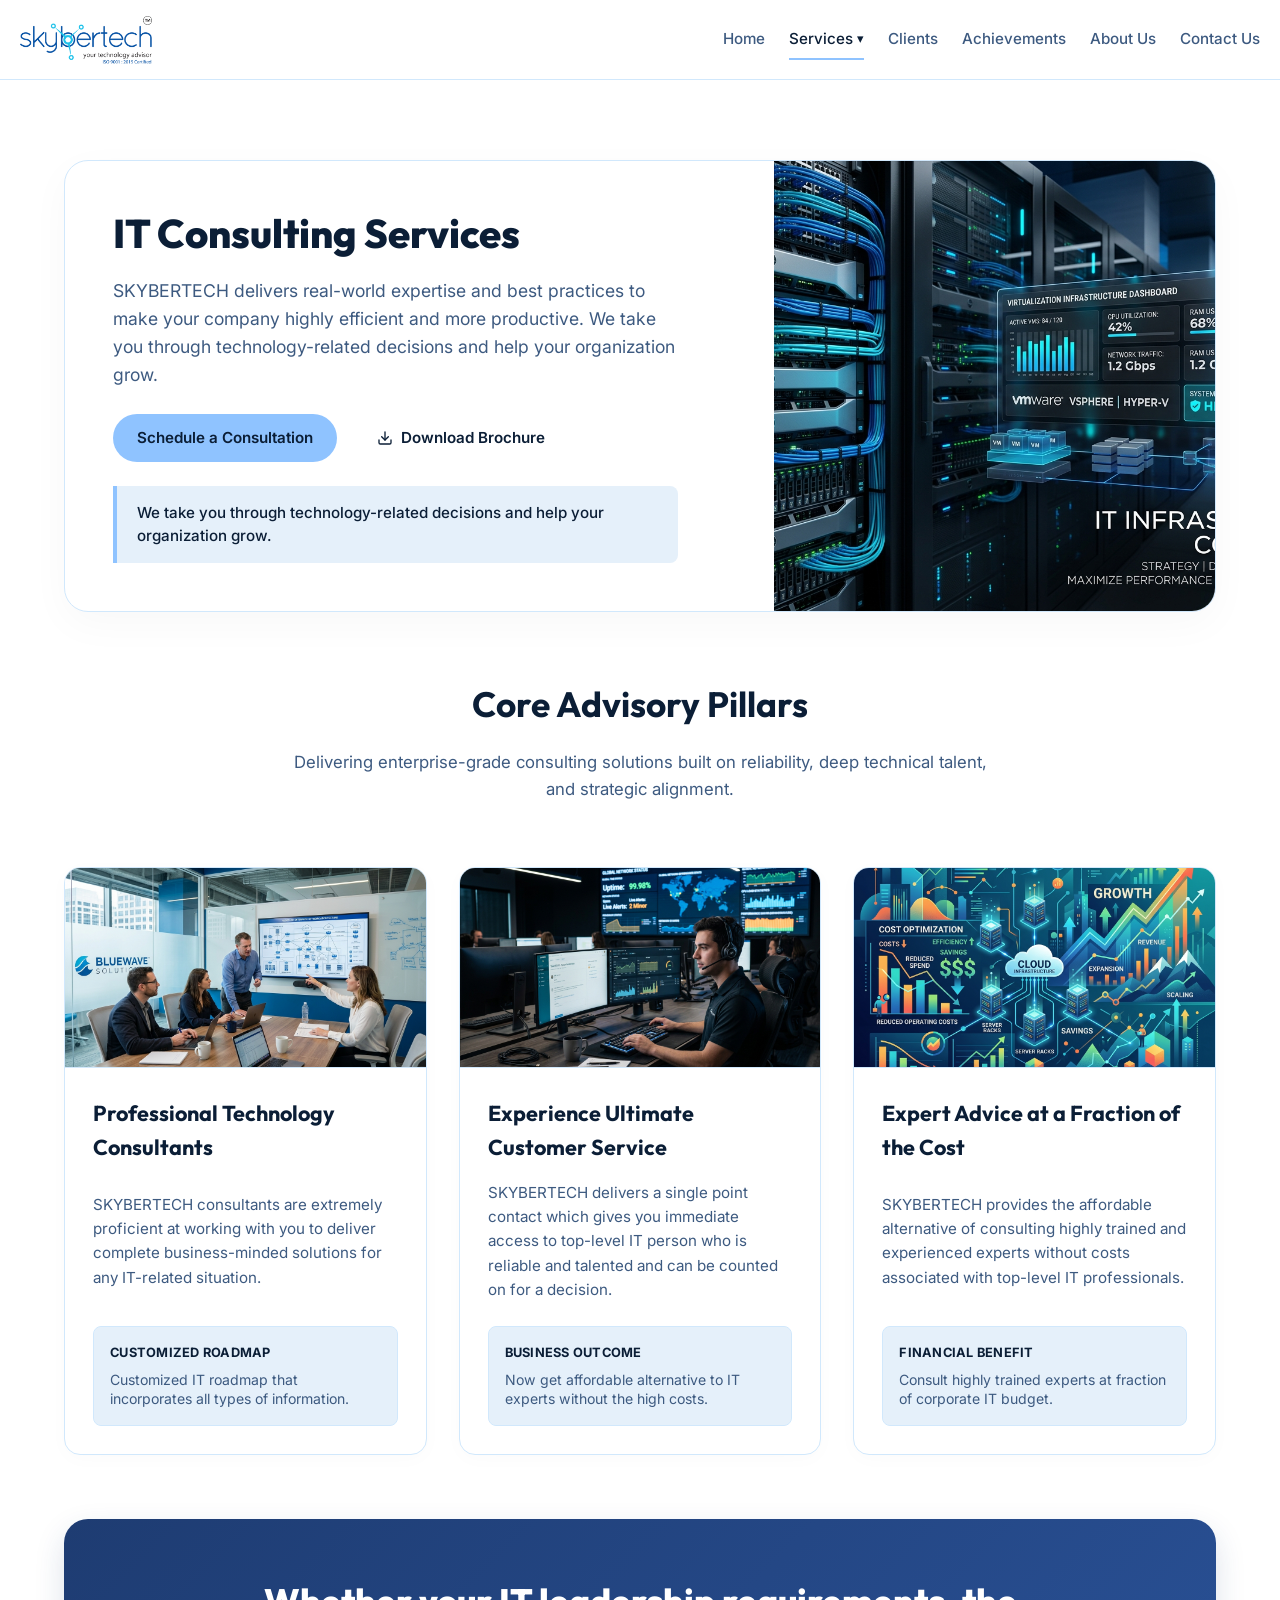
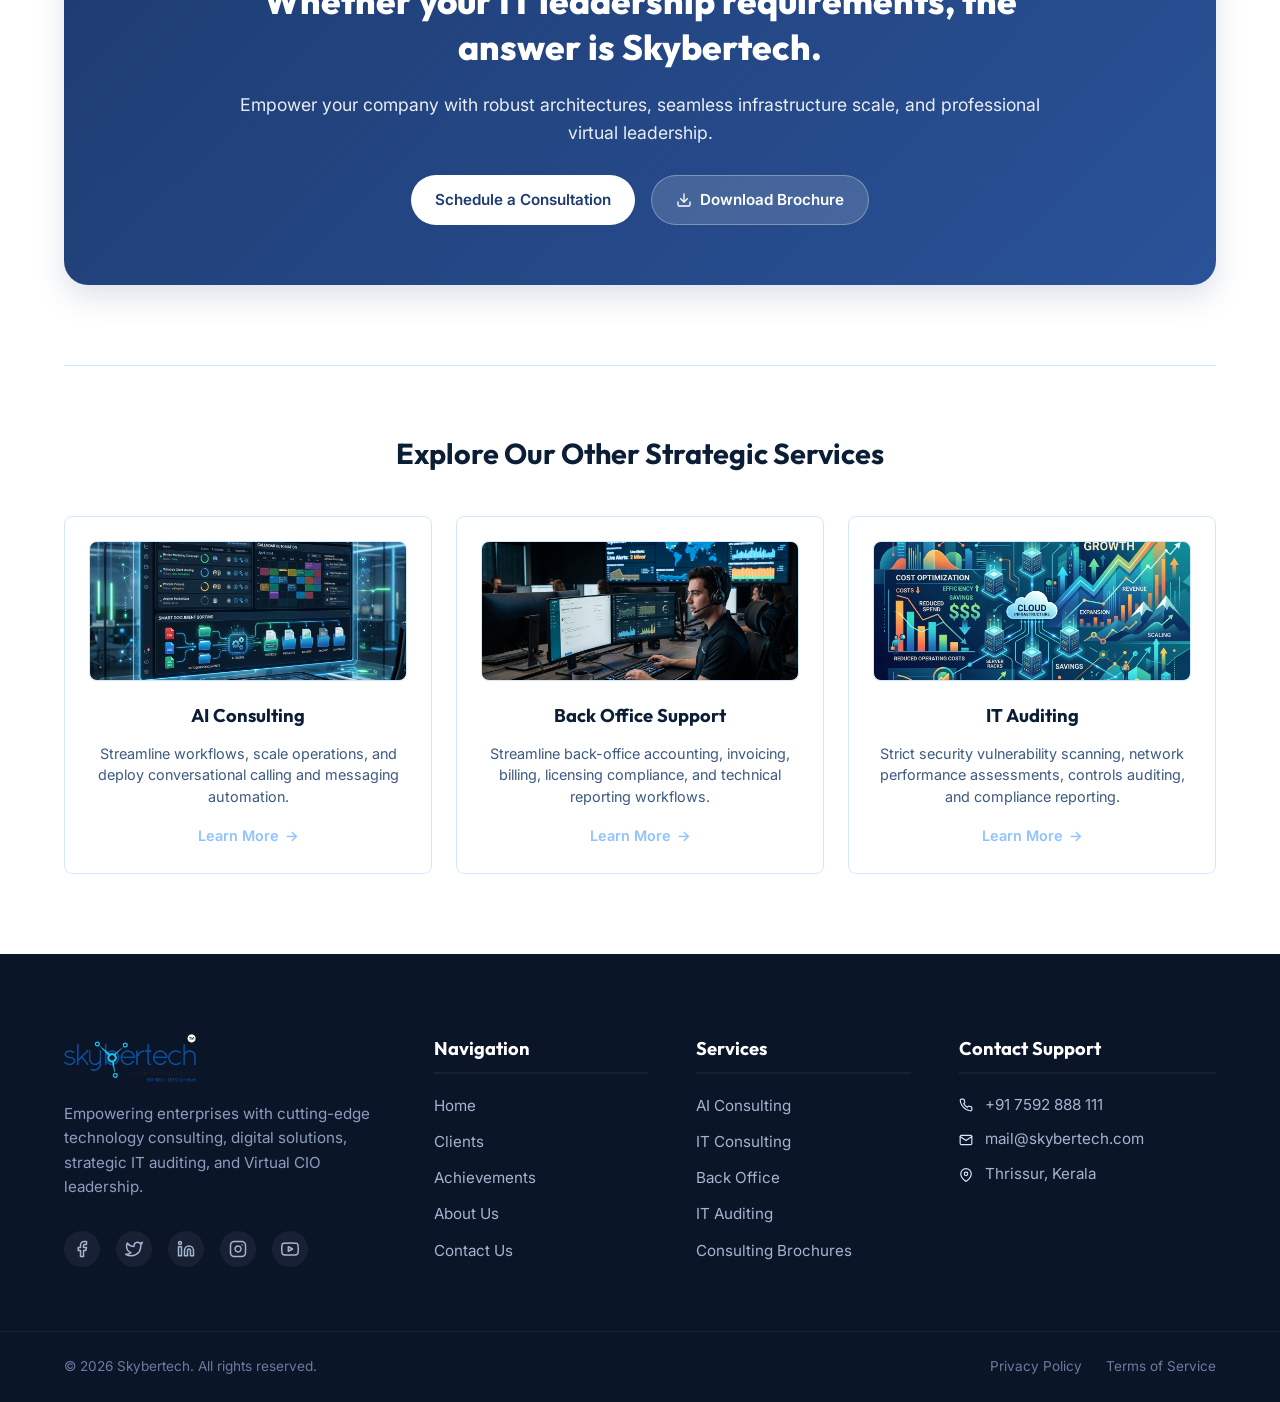
<file: it-consulting.html>
<!DOCTYPE html>
<html lang="en">

<head>
  <meta charset="UTF-8">
  <meta name="viewport" content="width=device-width, initial-scale=1.0">
  <!-- Favicon -->
  <link rel="icon" type="image/svg+xml" href="assets/fav.svg">
  <link rel="icon" type="image/png" href="assets/fav.png">
  <meta name="description"
    content="Skybertech IT Consulting - Strategic IT planning, network infrastructure design, cloud transitions, and Virtual CIO/CTO leadership.">
  <title>IT Consulting | Skybertech IT Consulting</title>
  <!-- Google Fonts -->
  <link rel="preconnect" href="https://fonts.googleapis.com">
  <link rel="preconnect" href="https://fonts.gstatic.com" crossorigin>
  <link
    href="https://fonts.googleapis.com/css2?family=Inter:wght@300;400;500;600;700&family=Outfit:wght@400;500;600;700;800&display=swap"
    rel="stylesheet">
  <!-- Stylesheet -->
  <link rel="stylesheet" href="style.css">
</head>

<body>

  <!-- Header / Navbar -->
  <header class="main-header">
    <div class="container header-container">
      <a href="index.html" class="logo" id="main-logo">
        <img src="assets/logo.png" alt="SKYBERTECH" class="logo-img">
      </a>

      <nav class="navbar" id="navbar">
        <ul class="nav-links">
          <li><a href="index.html" class="nav-link">Home</a></li>
          <li class="dropdown">
            <a href="#" class="nav-link dropdown-toggle active">Services <span class="dropdown-caret">&#9662;</span></a>
            <ul class="dropdown-menu">
              <li><a href="ai-consulting.html">AI Consulting</a></li>
              <li><a href="it-consulting.html">IT Consulting</a></li>
              <li><a href="https://skybertech.ae/" target="_blank">Back Office Support</a></li>
              <li><a href="https://itauditors.in/" target="_blank">IT Auditing</a></li>
              <li><a href="assets/pdf/IT_Consulting.pdf" target="_blank" download>Consulting Brochures</a></li>
            </ul>
          </li>
          <li><a href="clients.html" class="nav-link">Clients</a></li>
          <li><a href="achievements.html" class="nav-link">Achievements</a></li>
          <li><a href="about.html" class="nav-link">About Us</a></li>
          <li><a href="contact.html" class="nav-link">Contact Us</a></li>
        </ul>
      </nav>

      <button class="mobile-menu-toggle" id="mobile-menu-toggle" aria-label="Toggle Menu">
        <span></span>
        <span></span>
        <span></span>
      </button>
    </div>
  </header>

  <!-- Service Details Full Width Showcase -->
  <section class="service-page-section">
    <div class="container">
      <div class="it-full-width-layout">
        
        <!-- IT Hero Banner -->
        <div class="it-hero-banner animate-fade visible">
          <div class="it-hero-content">
            <h2>IT Consulting Services</h2>
            <p>SKYBERTECH delivers real-world expertise and best practices to make your company highly efficient and more productive. We take you through technology-related decisions and help your organization grow.</p>
            <div style="display: flex; gap: 16px; margin-bottom: 24px; flex-wrap: wrap;">
              <a href="contact.html" class="btn btn-primary">Schedule a Consultation</a>
              <a href="assets/pdf/IT_Consulting.pdf" class="btn btn-secondary" target="_blank" download style="display: inline-flex; align-items: center; justify-content: center; gap: 8px;">
                <svg xmlns="http://www.w3.org/2000/svg" width="16" height="16" viewBox="0 0 24 24" fill="none" stroke="currentColor" stroke-width="2" stroke-linecap="round" stroke-linejoin="round"><path d="M21 15v4a2 2 0 0 1-2 2H5a2 2 0 0 1-2-2v-4"></path><polyline points="7 10 12 15 17 10"></polyline><line x1="12" y1="15" x2="12" y2="3"></line></svg>
                Download Brochure
              </a>
            </div>
            <div class="it-hero-outcome">
              We take you through technology-related decisions and help your organization grow.
            </div>
          </div>
          <div class="it-hero-visual" style="background-image: url('assets/it-consulting-banner.jpg');"></div>
        </div>

        <!-- Section Offerings Header -->
        <div class="it-section-header animate-fade visible">
          <h2>Core Advisory Pillars</h2>
          <p>Delivering enterprise-grade consulting solutions built on reliability, deep technical talent, and strategic alignment.</p>
        </div>

        <!-- IT Pillars Cards Grid -->
        <div class="it-cards-grid">
          
          <!-- Card 1: Professional Technology Consultants -->
          <div class="it-premium-card animate-fade visible">
            <div class="it-card-image-wrapper">
              <div class="it-card-image" style="background-image: url('assets/it-consultants.jpg');"></div>
            </div>
            <div class="it-card-body">
              <div class="it-card-title-row">
                <h3>Professional Technology Consultants</h3>
              </div>
              <p class="it-card-desc">SKYBERTECH consultants are extremely proficient at working with you to deliver complete business-minded solutions for any IT-related situation.</p>
              <div class="it-card-outcome-box">
                <h4>Customized Roadmap</h4>
                <p>Customized IT roadmap that incorporates all types of information.</p>
              </div>
            </div>
          </div>

          <!-- Card 2: Ultimate Customer Service -->
          <div class="it-premium-card animate-fade visible">
            <div class="it-card-image-wrapper">
              <div class="it-card-image" style="background-image: url('assets/it-customer-service.jpg');"></div>
            </div>
            <div class="it-card-body">
              <div class="it-card-title-row">
                <h3>Experience Ultimate Customer Service</h3>
              </div>
              <p class="it-card-desc">SKYBERTECH delivers a single point contact which gives you immediate access to top-level IT person who is reliable and talented and can be counted on for a decision.</p>
              <div class="it-card-outcome-box">
                <h4>Business Outcome</h4>
                <p>Now get affordable alternative to IT experts without the high costs.</p>
              </div>
            </div>
          </div>

          <!-- Card 3: Expert Advice at a Fraction of the Cost -->
          <div class="it-premium-card animate-fade visible">
            <div class="it-card-image-wrapper">
              <div class="it-card-image" style="background-image: url('assets/it-affordable-expert.jpg');"></div>
            </div>
            <div class="it-card-body">
              <div class="it-card-title-row">
                <h3>Expert Advice at a Fraction of the Cost</h3>
              </div>
              <p class="it-card-desc">SKYBERTECH provides the affordable alternative of consulting highly trained and experienced experts without costs associated with top-level IT professionals.</p>
              <div class="it-card-outcome-box">
                <h4>Financial Benefit</h4>
                <p>Consult highly trained experts at fraction of corporate IT budget.</p>
              </div>
            </div>
          </div>

        </div>

        <!-- Bottom CTA Banner Section -->
        <div class="it-cta-banner animate-fade visible">
          <div class="it-cta-banner-content">
            <h2>Whether your IT leadership requirements, the answer is Skybertech.</h2>
            <p>Empower your company with robust architectures, seamless infrastructure scale, and professional virtual leadership.</p>
            <div style="display: flex; gap: 16px; justify-content: center; flex-wrap: wrap;">
              <a href="contact.html" class="btn btn-primary">Schedule a Consultation</a>
              <a href="assets/pdf/IT_Consulting.pdf" class="btn" style="background-color: rgba(255,255,255,0.15); color: #ffffff; border: 1px solid rgba(255,255,255,0.3); display: inline-flex; align-items: center; justify-content: center; gap: 8px;" target="_blank" download>
                <svg xmlns="http://www.w3.org/2000/svg" width="16" height="16" viewBox="0 0 24 24" fill="none" stroke="currentColor" stroke-width="2" stroke-linecap="round" stroke-linejoin="round"><path d="M21 15v4a2 2 0 0 1-2 2H5a2 2 0 0 1-2-2v-4"></path><polyline points="7 10 12 15 17 10"></polyline><line x1="12" y1="15" x2="12" y2="3"></line></svg>
                Download Brochure
              </a>
            </div>
          </div>
        </div>

        <!-- Cross Navigation Section -->
        <div class="ai-cross-nav-section animate-fade visible" style="margin-top: 16px;">
          <div class="ai-cross-nav-header">
            <h3>Explore Our Other Strategic Services</h3>
          </div>
          <div class="ai-cross-nav-grid">
            
            <!-- Card 1: AI Consulting -->
            <div class="ai-cross-nav-card">
              <div class="cross-nav-card-image" style="background-image: url('assets/ai-admin-automation.jpg');"></div>
              <h4>AI Consulting</h4>
              <p>Streamline workflows, scale operations, and deploy conversational calling and messaging automation.</p>
              <a href="ai-consulting.html" class="btn-link">Learn More <span>&rarr;</span></a>
            </div>

            <!-- Card 2: Back Office Support -->
            <div class="ai-cross-nav-card">
              <div class="cross-nav-card-image" style="background-image: url('assets/it-customer-service.jpg');"></div>
              <h4>Back Office Support</h4>
              <p>Streamline back-office accounting, invoicing, billing, licensing compliance, and technical reporting workflows.</p>
              <a href="https://skybertech.ae/" class="btn-link" target="_blank">Learn More <span>&rarr;</span></a>
            </div>

            <!-- Card 3: IT Auditing -->
            <div class="ai-cross-nav-card">
              <div class="cross-nav-card-image" style="background-image: url('assets/it-affordable-expert.jpg');"></div>
              <h4>IT Auditing</h4>
              <p>Strict security vulnerability scanning, network performance assessments, controls auditing, and compliance reporting.</p>
              <a href="https://itauditors.in/" class="btn-link" target="_blank">Learn More <span>&rarr;</span></a>
            </div>

          </div>
        </div>

      </div>
    </div>
  </section>


  <!-- Rich Footer Section -->
  <footer class="rich-footer">
    <div class="container footer-grid">
      <!-- Column 1: Brand & Socials -->
      <div class="footer-col brand-col">
        <a href="index.html" class="footer-logo">
          <img src="assets/logo.png" alt="SKYBERTECH" class="logo-img">
        </a>
        <p class="footer-brand-desc">
          Empowering enterprises with cutting-edge technology consulting, digital solutions, strategic IT auditing, and Virtual CIO leadership.
        </p>
                <div class="footer-socials">
          <!-- Facebook -->
          <a href="https://www.facebook.com/skybertechit" class="social-link" aria-label="Facebook" target="_blank">
            <svg xmlns="http://www.w3.org/2000/svg" width="18" height="18" viewBox="0 0 24 24" fill="none" stroke="currentColor" stroke-width="2" stroke-linecap="round" stroke-linejoin="round"><path d="M18 2h-3a5 5 0 0 0-5 5v3H7v4h3v8h4v-8h3l1-4h-4V7a1 1 0 0 1 1-1h3z"></path></svg>
          </a>
          <!-- Twitter -->
          <a href="https://twitter.com/skybertechit" class="social-link" aria-label="Twitter" target="_blank">
            <svg xmlns="http://www.w3.org/2000/svg" width="18" height="18" viewBox="0 0 24 24" fill="none" stroke="currentColor" stroke-width="2" stroke-linecap="round" stroke-linejoin="round"><path d="M23 3a10.9 10.9 0 0 1-3.14 1.53 4.48 4.48 0 0 0-7.86 3v1A10.66 10.66 0 0 1 3 4s-4 9 5 13a11.64 11.64 0 0 1-7 2c9 5 20 0 20-11.5a4.5 4.5 0 0 0-.08-.83A7.72 7.72 0 0 0 23 3z"></path></svg>
          </a>
          <!-- LinkedIn -->
          <a href="https://www.linkedin.com/company/skybertechit/" class="social-link" aria-label="LinkedIn" target="_blank">
            <svg xmlns="http://www.w3.org/2000/svg" width="18" height="18" viewBox="0 0 24 24" fill="none" stroke="currentColor" stroke-width="2" stroke-linecap="round" stroke-linejoin="round"><path d="M16 8a6 6 0 0 1 6 6v7h-4v-7a2 2 0 0 0-2-2 2 2 0 0 0-2 2v7h-4v-7a6 6 0 0 1 6-6z"></path><rect x="2" y="9" width="4" height="12"></rect><circle cx="4" cy="4" r="2"></circle></svg>
          </a>
          <!-- Instagram -->
          <a href="https://www.instagram.com/skybertech.it/" class="social-link" aria-label="Instagram" target="_blank">
            <svg xmlns="http://www.w3.org/2000/svg" width="18" height="18" viewBox="0 0 24 24" fill="none" stroke="currentColor" stroke-width="2" stroke-linecap="round" stroke-linejoin="round"><rect x="2" y="2" width="20" height="20" rx="5" ry="5"></rect><path d="M16 11.37A4 4 0 1 1 12.63 8 4 4 0 0 1 16 11.37z"></path><line x1="17.5" y1="6.5" x2="17.51" y2="6.5"></line></svg>
          </a>
          <!-- YouTube -->
          <a href="https://www.youtube.com/@skybertechit" class="social-link" aria-label="YouTube" target="_blank">
            <svg xmlns="http://www.w3.org/2000/svg" width="18" height="18" viewBox="0 0 24 24" fill="none" stroke="currentColor" stroke-width="2" stroke-linecap="round" stroke-linejoin="round"><path d="M22.54 6.42a2.78 2.78 0 0 0-1.95-1.96C18.88 4 12 4 12 4s-6.88 0-8.59.46a2.78 2.78 0 0 0-1.95 1.96A29 29 0 0 0 1 12a29 29 0 0 0 .46 5.58 2.78 2.78 0 0 0 1.95 1.96C5.12 20 12 20 12 20s6.88 0 8.59-.46a2.78 2.78 0 0 0 1.95-1.96A29 29 0 0 0 23 12a29 29 0 0 0-.46-5.58z"></path><polygon points="9.75 15.02 15.5 12 9.75 8.98 9.75 15.02"></polygon></svg>
          </a>
        </div>
      </div>
      
      <!-- Column 2: Quick Links -->
      <div class="footer-col">
        <h3 class="footer-title">Navigation</h3>
        <ul class="footer-nav-list">
          <li><a href="index.html">Home</a></li>
          <li><a href="clients.html">Clients</a></li>
          <li><a href="achievements.html">Achievements</a></li>
          <li><a href="about.html">About Us</a></li>
          <li><a href="contact.html">Contact Us</a></li>
        </ul>
      </div>
      
      <!-- Column 3: Services -->
      <div class="footer-col">
        <h3 class="footer-title">Services</h3>
        <ul class="footer-nav-list">
          <li><a href="ai-consulting.html">AI Consulting</a></li>
          <li><a href="it-consulting.html">IT Consulting</a></li>
          <li><a href="https://skybertech.ae/" target="_blank">Back Office</a></li>
          <li><a href="https://itauditors.in/" target="_blank">IT Auditing</a></li>
          <li><a href="assets/pdf/IT_Consulting.pdf" target="_blank" download>Consulting Brochures</a></li>
        </ul>
      </div>
      
      <!-- Column 4: Contact info -->
      <div class="footer-col">
        <h3 class="footer-title">Contact Support</h3>
        <ul class="footer-contact-list">
          <li>
            <svg xmlns="http://www.w3.org/2000/svg" width="14" height="14" viewBox="0 0 24 24" fill="none" stroke="currentColor" stroke-width="2" stroke-linecap="round" stroke-linejoin="round"><path d="M22 16.92v3a2 2 0 0 1-2.18 2 19.79 19.79 0 0 1-8.63-3.07 19.5 19.5 0 0 1-6-6 19.79 19.79 0 0 1-3.07-8.67A2 2 0 0 1 4.11 2h3a2 2 0 0 1 2 1.72 12.84 12.84 0 0 0 .7 2.81 2 2 0 0 1-.45 2.11L8.09 9.91a16 16 0 0 0 6 6l1.27-1.27a2 2 0 0 1 2.11-.45 12.84 12.84 0 0 0 2.81.7A2 2 0 0 1 22 16.92z"></path></svg>
            <a href="tel:+917592888111">+91 7592 888 111</a>
          </li>
          <li>
            <svg xmlns="http://www.w3.org/2000/svg" width="14" height="14" viewBox="0 0 24 24" fill="none" stroke="currentColor" stroke-width="2" stroke-linecap="round" stroke-linejoin="round"><path d="M4 4h16c1.1 0 2 .9 2 2v12c0 1.1-.9 2-2 2H4c-1.1 0-2-.9-2-2V6c0-1.1.9-2 2-2z"></path><polyline points="22,6 12,13 2,6"></polyline></svg>
            <a href="mailto:mail@skybertech.com">mail@skybertech.com</a>
          </li>
          <li>
            <svg xmlns="http://www.w3.org/2000/svg" width="14" height="14" viewBox="0 0 24 24" fill="none" stroke="currentColor" stroke-width="2" stroke-linecap="round" stroke-linejoin="round"><path d="M21 10c0 7-9 13-9 13s-9-6-9-13a9 9 0 0 1 18 0z"></path><circle cx="12" cy="10" r="3"></circle></svg>
            <span>Thrissur, Kerala</span>
          </li>
        </ul>
      </div>
    </div>
    
    <!-- Footer Bottom -->
    <div class="footer-bottom">
      <div class="container footer-bottom-container">
        <p class="copyright">&copy; 2026 Skybertech. All rights reserved.</p>
        <div class="footer-policy-links">
          <a href="index.html">Privacy Policy</a>
          <a href="index.html">Terms of Service</a>
        </div>
      </div>
    </div>
  </footer>

  <!-- Script -->
  <script src="app.js"></script>
</body>
</html>
</file>
<file: style.css>
/* ==========================================================================
   Page Preloader — Circular Tile Spinner (pixel-accurate to reference)
   ========================================================================== */

#page-preloader {
  position: fixed;
  inset: 0;
  z-index: 99999;
  display: flex;
  align-items: center;
  justify-content: center;
  background: #3a3c48;
  transition: opacity 0.6s ease, visibility 0.6s ease;
}

#page-preloader.preloader-hidden {
  opacity: 0;
  visibility: hidden;
  pointer-events: none;
}

/* ── Sunken neumorphic bowl ── */
.preloader-ring {
  position: relative;
  width: 270px;
  height: 270px;
  border-radius: 50%;
  background: #31323e;
  box-shadow:
    inset 10px 10px 26px #1e1f28,
    inset -8px -8px 20px #424560,
    8px  8px  20px #26272f,
    -6px -6px 16px #484a5e;
}

/* "LOADING..." centre label */
.preloader-label {
  position: absolute;
  inset: 0;
  display: flex;
  align-items: center;
  justify-content: center;
  font-family: 'Outfit', 'Inter', sans-serif;
  font-size: 11px;
  font-weight: 700;
  letter-spacing: 0.24em;
  color: #8c92b0;
  z-index: 2;
  pointer-events: none;
  user-select: none;
  text-shadow: 0 1px 2px rgba(0, 0, 0, 0.4);
}


/* ── Individual circle tile ──
   Each tile is positioned on the bowl rim.
   Because the tile is rotated (not counter-rotated), its LOCAL +Y axis
   always points toward the center — so box-shadow: 0 Npx 0 creates a
   "cylinder side" shadow that faces inward regardless of clock position. */
.preloader-tile {
  position: absolute;
  width: 30px;
  height: 30px;
  border-radius: 50%;           /* ← CIRCLES, not squares */
  background: #383b4e;
  top: 50%;
  left: 50%;
  margin-top: -15px;
  margin-left: -15px;
  box-shadow:
    4px 4px 10px #1e1f28,
    -3px -3px 8px #4a4e68;
  /* rotate to position, translateY = radius, NO counter-rotate (circles are symmetric) */
  transform: rotate(var(--angle)) translateY(-106px);
  animation: tileRise 2s ease-in-out infinite;
}

/* Stagger delays — negative values mean the animation is already
   mid-cycle at t=0, giving an instant running comet from frame 1 */
.preloader-tile:nth-child(1)  { --angle: 0deg;   animation-delay: 0s;      }
.preloader-tile:nth-child(2)  { --angle: 30deg;  animation-delay: -0.167s; }
.preloader-tile:nth-child(3)  { --angle: 60deg;  animation-delay: -0.333s; }
.preloader-tile:nth-child(4)  { --angle: 90deg;  animation-delay: -0.5s;   }
.preloader-tile:nth-child(5)  { --angle: 120deg; animation-delay: -0.667s; }
.preloader-tile:nth-child(6)  { --angle: 150deg; animation-delay: -0.833s; }
.preloader-tile:nth-child(7)  { --angle: 180deg; animation-delay: -1s;     }
.preloader-tile:nth-child(8)  { --angle: 210deg; animation-delay: -1.167s; }
.preloader-tile:nth-child(9)  { --angle: 240deg; animation-delay: -1.333s; }
.preloader-tile:nth-child(10) { --angle: 270deg; animation-delay: -1.5s;   }
.preloader-tile:nth-child(11) { --angle: 300deg; animation-delay: -1.667s; }
.preloader-tile:nth-child(12) { --angle: 330deg; animation-delay: -1.833s; }

/* 3-D cylinder-rise keyframes
   — translateY decrease = tile moves further from center (outward lift)
   — box-shadow 0 Npx 0 = cylinder side facing center (in tile's local frame) */
@keyframes tileRise {
  0%, 68%, 100% {
    background: #383b4e;
    box-shadow:
      4px 4px 10px #1e1f28,
      -3px -3px 8px #4a4e68;
    transform: rotate(var(--angle)) translateY(-106px);
  }
  /* tail — faint blue, slight lift */
  22% {
    background: #2540c8;
    box-shadow:
      0 13px 0 7px #152898,
      0 0 14px 3px rgba(42, 72, 200, 0.50),
      4px 4px 10px #1e1f28;
    transform: rotate(var(--angle)) translateY(-113px);
  }
  /* head — brightest blue, tallest lift = matches reference image */
  44% {
    background: #3d60ff;
    box-shadow:
      0 18px 0 10px #2040cc,
      0 0 30px 12px rgba(65, 105, 255, 0.80),
      4px 4px 10px #1e1f28;
    transform: rotate(var(--angle)) translateY(-120px);
  }
  /* trailing fade */
  56% {
    background: #2d50e8;
    box-shadow:
      0 13px 0 7px #1830b0,
      0 0 16px 4px rgba(50, 88, 220, 0.45),
      4px 4px 10px #1e1f28;
    transform: rotate(var(--angle)) translateY(-112px);
  }
}

/* Prevent body scroll while preloader is active */
body.preloader-active {
  overflow: hidden;
}

/* ==========================================================================
   Design Tokens & Resets
   ========================================================================== */
:root {
  /* Color Palette (Clean Light Theme with User Colors) */
  --bg-primary: #FFFFFF;
  --bg-secondary: var(--alice-blue);      /* Chip 1 */
  --border-light: var(--columbia-blue);      /* Chip 2 */
  --accent-blue-light: var(--columbia-blue); /* Chip 2 */
  --accent-blue-medium: var(--uranian-blue);/* Chip 3 */
  --bg-card-dark: var(--light-sky-blue);      /* Chip 4 */
  --bg-card-dark-hover: var(--maya-blue);/* Chip 5 */
  --accent-blue: var(--maya-blue);       /* Chip 6 */
  --accent-blue-hover: #73B5FF;  /* A darker hover variant of Maya Blue for design consistency */
  --text-main: #0B1E36;         /* Deep slate/navy for text readability */
  --text-muted: #3D5A80;        /* Medium slate-blue for descriptions */
  --text-light: #FFFFFF;
  --rating-star: #F59E0B;       /* Golden yellow */

  /* User Defined Colors */
  --maya-blue: #8FC3FF;
  --light-sky-blue: #A2D2FF;
  --uranian-blue: #BDE0FE;
  --columbia-blue: #D1E8FC;
  --alice-blue: #E5F0FA;
  
  /* Fonts */
  --font-heading: 'Outfit', -apple-system, BlinkMacSystemFont, "Segoe UI", Roboto, sans-serif;
  --font-body: 'Inter', -apple-system, BlinkMacSystemFont, "Segoe UI", Roboto, sans-serif;
  
  /* Layout & Transitions */
  --container-width: 1240px;
  --transition-speed: 0.3s;
  --transition-ease: cubic-bezier(0.4, 0, 0.2, 1);
  --border-radius-lg: 24px;
  --border-radius-md: 16px;
  --border-radius-sm: 8px;
}

* {
  box-sizing: border-box;
  margin: 0;
  padding: 0;
}

html {
  scroll-behavior: smooth;
}

body {
  font-family: var(--font-body);
  color: var(--text-main);
  background-color: var(--bg-primary);
  line-height: 1.6;
  overflow-x: clip;
  -webkit-font-smoothing: antialiased;
  display: flex;
  flex-direction: column;
  min-height: 100vh;
}

a {
  color: inherit;
  text-decoration: none;
  transition: color var(--transition-speed) var(--transition-ease);
}

button, input, select {
  font-family: inherit;
}

/* Common Container */
.container {
  width: 90%;
  max-width: var(--container-width);
  margin: 0 auto;
}

/* Common Button Styles */
.btn {
  display: inline-flex;
  align-items: center;
  justify-content: center;
  padding: 12px 24px;
  border-radius: 50px;
  font-weight: 600;
  font-size: 0.95rem;
  cursor: pointer;
  transition: all var(--transition-speed) var(--transition-ease);
  border: none;
}

.btn-primary {
  background-color: var(--accent-blue);
  color: var(--text-main); /* Dark text for contrast on light blue */
}

.btn-primary:hover {
  background-color: var(--accent-blue-hover);
  transform: translateY(-2px);
  box-shadow: 0 4px 12px rgba(74, 94, 114, 0.15);
}

.btn-white {
  background-color: var(--text-light);
  color: var(--text-main); /* Dark text for contrast */
  border: 1px solid var(--border-light);
}

.btn-white:hover {
  background-color: var(--bg-secondary);
  transform: translateY(-2px);
  box-shadow: 0 4px 12px rgba(0, 0, 0, 0.08);
}

.btn-outline {
  background-color: transparent;
  color: var(--text-light);
  border: 2px solid var(--text-light);
}

.btn-outline:hover {
  background-color: var(--text-light);
  color: var(--text-main); /* Dark text for contrast */
  transform: translateY(-2px);
}

.btn-outline-dark {
  background-color: transparent;
  color: var(--text-light);
  border: 1px solid rgba(255, 255, 255, 0.4);
}

.btn-outline-dark:hover {
  background-color: var(--text-light);
  color: var(--text-main); /* Dark text for contrast */
  border-color: var(--text-light);
}

.btn-block {
  width: 100%;
}

/* ==========================================================================
   Header & Navigation
   ========================================================================== */
.main-header {
  position: sticky;
  top: 0;
  z-index: 100;
  background-color: rgba(255, 255, 255, 0.9); /* Semi-transparent white background matching body theme */
  backdrop-filter: blur(10px);
  border-bottom: 1px solid var(--border-light);
  height: 80px;
  display: flex;
  align-items: center;
  transition: all var(--transition-speed) var(--transition-ease);
}

.header-container {
  display: flex;
  align-items: center;
  justify-content: space-between;
  width: 100%;
}

.logo {
  font-family: var(--font-heading);
  font-size: 1.6rem;
  font-weight: 800;
  letter-spacing: -0.5px;
  color: var(--text-main);
}

.logo-accent {
  color: var(--accent-blue);
}

.navbar {
  display: flex;
}

.nav-links {
  display: flex;
  list-style: none;
  gap: 24px;
}

.nav-link {
  font-size: 0.95rem;
  font-weight: 500;
  color: var(--text-muted);
  position: relative;
  padding: 8px 0;
  display: inline-flex;
  align-items: center;
}

.nav-link:hover, .nav-link.active {
  color: var(--text-main);
}

.nav-link::after {
  content: '';
  position: absolute;
  bottom: 0;
  left: 0;
  width: 0;
  height: 2px;
  background-color: var(--accent-blue);
  transition: width var(--transition-speed) var(--transition-ease);
}

.nav-link:hover::after, .nav-link.active::after {
  width: 100%;
}

/* Transparent Header state */
.main-header.header-transparent {
  background-color: transparent !important;
  border-bottom-color: transparent !important;
  backdrop-filter: none !important;
  -webkit-backdrop-filter: none !important;
  box-shadow: none !important;
}

/* Transparent header inherits default dark link styles to contrast against white hero section background */

/* Search Bar in Navbar */
.search-bar {
  display: flex;
  align-items: center;
  background-color: var(--bg-secondary);
  border-radius: 50px;
  padding: 8px 16px;
  width: 320px;
  border: 1px solid transparent;
  transition: all var(--transition-speed) var(--transition-ease);
}

.search-bar:focus-within {
  border-color: var(--accent-blue);
  background-color: var(--bg-primary);
  box-shadow: 0 0 0 3px rgba(74, 94, 114, 0.1);
}

.search-icon {
  width: 18px;
  height: 18px;
  color: var(--text-muted);
  margin-right: 8px;
}

.search-bar input {
  border: none;
  background: transparent;
  outline: none;
  width: 100%;
  font-size: 0.88rem;
  color: var(--text-main);
}

.search-bar input::placeholder {
  color: var(--text-muted);
}

.main-content-wrapper {
  position: relative;
  z-index: 10;
  background-color: var(--bg-primary);
}

.hero-section {
  position: relative;
  z-index: 1;
  padding: 0 !important;
  margin-top: 0 !important;
  min-height: 100vh;
  overflow: hidden;
}



.hero-banner {
  min-height: 100vh;
  width: 100% !important;
  border-radius: 0 !important;
  background-color: var(--bg-primary); /* White hero background */
  border: none !important;
  border-bottom: 1px solid var(--border-light) !important;
  display: flex;
  align-items: center;
  position: relative;
  overflow: hidden;
  margin: 0 !important;
}

.hero-banner-bg-3d {
  position: absolute;
  top: 0;
  left: 0;
  width: 100%;
  height: 100%;
  z-index: 1;
  overflow: hidden;
}

.hero-banner-inner {
  display: flex;
  width: 90%;
  max-width: var(--container-width);
  margin: 0 auto;
  height: 100%;
  min-height: 100vh;
  align-items: flex-end; /* Align card to bottom */
  justify-content: center; /* Center card horizontally */
  padding: 48px 0 24px; /* Padding bottom spacing */
  position: relative;
  z-index: 2;
  pointer-events: none; /* Let pointer events pass through to 3D scene */
}

.hero-banner-left {
  max-width: 800px;
  width: 100%;
  display: flex;
  flex-direction: column;
  align-items: center; /* Center children horizontally */
  justify-content: center;
  z-index: 10;
  text-align: center;
  pointer-events: auto; /* Enable clicks on buttons and links */
  background: transparent !important;
  padding: 16px 0;
  border: none !important;
  box-shadow: none !important;
  backdrop-filter: none !important;
}

.hero-tagline {
  font-family: var(--font-heading);
  font-size: 0.85rem;
  font-weight: 700;
  text-transform: uppercase;
  letter-spacing: 0.15em;
  color: var(--accent-blue);
  margin-bottom: 12px;
  display: inline-block;
  text-shadow: 0 2px 4px rgba(0, 0, 0, 0.5);
}

.hero-3d-title {
  font-family: var(--font-heading);
  font-size: 6.5rem;
  font-weight: 800;
  letter-spacing: -3.5px;
  line-height: 1.0;
  margin-bottom: 24px;
  background: linear-gradient(135deg, #1e40af 0%, var(--accent-blue) 100%); /* Gorgeous blue gradient */
  -webkit-background-clip: text;
  -webkit-text-fill-color: transparent;
  background-clip: text;
  text-shadow: none; /* No shadow needed on light backgrounds */
}

.hero-3d-description {
  font-family: var(--font-body);
  font-size: 1.05rem;
  font-weight: 400;
  color: var(--text-muted);
  margin-bottom: 32px;
  line-height: 1.6;
  max-width: 720px; /* Wider text bounds for centered flow */
  text-shadow: none;
}

.hero-actions {
  display: flex;
  gap: 16px;
  justify-content: center; /* Center buttons horizontally */
}

.hero-actions .btn-outline {
  color: #1e40af !important;
  border-color: #1e40af !important;
}

.hero-actions .btn-outline:hover {
  background-color: #1e40af !important;
  color: #ffffff !important;
}

spline-viewer {
  display: block;
  width: 100%;
  height: 100%;
  border-radius: 0;
}

.spline-loader-wrapper {
  display: flex;
  align-items: center;
  justify-content: center;
  width: 100%;
  height: 100%;
  position: absolute;
  top: 0;
  left: 0;
  z-index: 10;
  background: #3a3c48;
  pointer-events: none;
}


.hero-spotlight {
  pointer-events: none;
  position: absolute;
  border-radius: 50%;
  background: radial-gradient(circle at center, rgba(255, 255, 255, 0.08) 0%, rgba(143, 195, 255, 0.02) 45%, transparent 70%);
  filter: blur(50px);
  opacity: 0;
  transition: opacity 0.4s ease;
  width: 500px;
  height: 500px;
  transform: translate(-50%, -50%);
  z-index: 1;
}

/* Smoke particles styling for custom cursor */
.smoke-particle {
  position: absolute;
  background: radial-gradient(circle, rgba(0, 0, 0, 0.45) 0%, rgba(0, 0, 0, 0) 70%);
  border-radius: 50%;
  pointer-events: none;
  z-index: 99;
  transform: translate(-50%, -50%);
  animation: smokeRise 1s cubic-bezier(0.16, 1, 0.3, 1) forwards;
}

@keyframes smokeRise {
  0% {
    transform: translate(-50%, -50%) scale(0.3);
    opacity: 0.8;
  }
  100% {
    transform: translate(-50%, calc(-50% - 60px)) scale(2.2);
    opacity: 0;
  }
}

.loader {
  width: 36px;
  height: 36px;
  border: 3px solid rgba(255, 255, 255, 0.1);
  border-radius: 50%;
  border-top-color: var(--accent-blue);
  animation: spin 1s linear infinite;
}

@keyframes spin {
  to { transform: rotate(360deg); }
}

/* Responsiveness overrides inside media query */
@media (max-width: 1024px) {
  .hero-banner-inner {
    flex-direction: column;
    justify-content: center;
    padding: 64px 0;
    text-align: center;
  }

  .hero-banner-left {
    max-width: 100%;
    align-items: center;
    text-align: center;
    background: transparent !important;
    padding: 16px 0;
    border-radius: 0;
    backdrop-filter: none !important;
    border: none !important;
    box-shadow: none !important;
  }

  .hero-3d-title {
    font-size: 4rem;
    letter-spacing: -2px;
  }

  .hero-3d-description {
    margin-left: auto;
    margin-right: auto;
  }
}

@media (max-width: 480px) {
  .hero-banner-left {
    padding: 8px 0;
  }

  .hero-3d-title {
    font-size: 3rem;
    letter-spacing: -1.5px;
  }

  .hero-actions {
    flex-direction: column;
    width: 100%;
    gap: 12px;
  }

  .hero-actions .btn {
    width: 100%;
    text-align: center;
  }
}

/* ==========================================================================
   Why Choose Section
   ========================================================================== */
.why-choose-section {
  padding: 24px 0;
}

.about-section-container {
  display: flex;
  flex-direction: column;
  gap: 48px;
}

/* ==========================================================================
   React-Converted About Section Styles
   ========================================================================== */
.about-react-layout {
  position: relative;
  width: 100%;
  margin-bottom: 56px;
}

.about-layout-header {
  display: flex;
  justify-content: space-between;
  align-items: center;
  margin-bottom: 24px;
  position: absolute;
  top: 16px;
  left: 24px;
  right: 24px;
  z-index: 12;
}

.about-who-we-are {
  display: flex;
  align-items: center;
  gap: 8px;
  font-size: 0.88rem;
}

.asterisk-spin {
  color: var(--accent-blue);
  font-weight: 800;
  display: inline-block;
  animation: spin 6s linear infinite;
}

.who-we-are-text {
  font-weight: 600;
  color: var(--text-muted);
  letter-spacing: 0.05em;
  text-transform: uppercase;
}

.about-socials {
  display: flex;
  gap: 12px;
}

.about-socials .social-btn {
  width: 36px;
  height: 36px;
  border: none !important;
  background: transparent !important;
  border-radius: 8px;
  display: flex;
  align-items: center;
  justify-content: center;
  cursor: pointer;
  box-shadow: none !important;
  transition: all var(--transition-speed) var(--transition-ease);
}

.about-socials .social-btn:hover {
  transform: translateY(-2px);
  opacity: 0.8;
}

.about-clipped-image-container {
  position: relative;
  width: 100%;
  overflow: hidden;
  border-radius: var(--border-radius-lg);
  background: transparent;
  filter: drop-shadow(0 12px 24px rgba(0, 0, 0, 0.45));
}

.about-clipped-svg {
  display: block;
  width: 100%;
  height: auto;
}

/* Stats Row below SVG */
.about-stats-row {
  display: flex;
  justify-content: space-between;
  align-items: center;
  padding: 16px 0;
  border-bottom: 1px solid var(--border-light);
  font-size: 0.95rem;
  color: var(--text-main);
  position: relative;
}

.stats-left {
  display: flex;
  align-items: center;
  gap: 16px;
}

.stat-bubble {
  display: flex;
  align-items: center;
  gap: 8px;
}

.stat-highlight {
  font-weight: 700;
  color: var(--accent-blue);
}

.stat-text {
  color: var(--text-muted);
  font-size: 0.9rem;
}

.stat-separator {
  color: var(--border-light);
}

.stats-right {
  display: flex;
  align-items: flex-end;
  gap: 24px;
}

/* On desktop, absolute overlay positioning as in React component */
@media (min-width: 1025px) {
  .stats-right {
    position: absolute;
    right: 0;
    bottom: 24px;
    flex-direction: column;
    align-items: flex-end;
    gap: 8px;
    z-index: 11;
  }
}

.stat-large {
  display: flex;
  align-items: center;
  gap: 8px;
}

.stat-highlight-large {
  font-size: 2.2rem;
  font-weight: 800;
  line-height: 1;
  color: var(--accent-blue);
}

.stat-text-uppercase {
  font-size: 0.85rem;
  font-weight: 700;
  text-transform: uppercase;
  color: var(--text-muted);
  letter-spacing: 0.05em;
}

.stat-sub {
  display: flex;
  align-items: center;
  gap: 8px;
}

/* Main Grid Content Below Image/Stats */
.about-grid-content {
  display: grid;
  grid-template-columns: 2fr 1fr;
  gap: 48px;
  margin-top: 36px;
}

.about-grid-left h2.vertical-cut-reveal {
  font-size: 2.6rem;
  font-weight: 700;
  line-height: 1.15;
  color: var(--text-main);
  margin-bottom: 24px;
}

.about-grid-paragraphs {
  display: grid;
  grid-template-columns: 1fr 1fr;
  gap: 32px;
  color: var(--text-muted);
  font-size: 0.95rem;
  line-height: 1.7;
}

.about-para-col p {
  text-align: justify;
}

/* Right side callout column */
.about-grid-right {
  display: flex;
  flex-direction: column;
  align-items: flex-end;
  text-align: right;
  justify-content: flex-start;
  padding-top: 12px;
}

.brand-signature {
  font-family: var(--font-heading);
  font-size: 1.6rem;
  font-weight: 800;
  color: var(--accent-blue);
  margin-bottom: 4px;
  letter-spacing: -0.5px;
}

.brand-role {
  font-size: 0.88rem;
  color: var(--text-muted);
  font-weight: 500;
  margin-bottom: 24px;
}

.brand-pitch {
  font-size: 1.05rem;
  color: var(--text-main);
  font-weight: 600;
  margin-bottom: 24px;
  line-height: 1.5;
}

/* Premium Button style */
.btn-collaborate {
  display: inline-flex;
  align-items: center;
  gap: 10px;
  background-color: #0c111d;
  color: #ffffff;
  padding: 14px 28px;
  border-radius: 8px;
  font-weight: 600;
  font-size: 0.9rem;
  border: 1px solid rgba(255, 255, 255, 0.08);
  box-shadow: 0 4px 15px rgba(0, 0, 0, 0.15);
  cursor: pointer;
  transition: all 0.3s cubic-bezier(0.16, 1, 0.3, 1);
}

.btn-collaborate:hover {
  background-color: #1d2939;
  transform: translateY(-2px);
  box-shadow: 0 6px 20px rgba(0, 0, 0, 0.25);
}

.btn-collaborate:hover .arrow-icon {
  transform: translateX(4px);
}

.arrow-icon {
  transition: transform 0.3s ease;
}

/* Animation timeline classes trigger */
.animate-timeline, .animate-scale {
  opacity: 0;
  transform: translateY(-40px); /* Shifted upwards to animate falling down */
  transition: opacity 0.8s cubic-bezier(0.16, 1, 0.3, 1), transform 0.8s cubic-bezier(0.16, 1, 0.3, 1);
}

.animate-scale {
  transform: translateY(-40px) scale(0.95); /* Shifted upwards to animate falling down */
}

.about-react-layout.animated .animate-timeline {
  opacity: 1;
  transform: translateY(0);
}

.about-react-layout.animated .animate-scale {
  opacity: 1;
  transform: translateY(0) scale(1);
}

/* Add custom transition delay per element */
.animate-timeline {
  transition-delay: calc(var(--anim-order, 0) * 0.1s);
}

.animate-scale {
  transition-delay: 0.4s;
}

/* Vertical Cut Reveal Animation classes */
.reveal-word-wrapper {
  display: inline-block;
  overflow: hidden;
  vertical-align: bottom;
  margin-right: 0.25em;
}

.reveal-word {
  display: inline-block;
  transform: translateY(-100%); /* Shifted upwards to slide down */
  transition: transform 0.8s cubic-bezier(0.16, 1, 0.3, 1);
}

.about-react-layout.animated .reveal-word {
  transform: translateY(0);
}

/* Responsive media queries */
@media (max-width: 1024px) {
  .about-layout-header {
    position: relative;
    top: 0;
    left: 0;
    right: 0;
    margin-bottom: 20px;
    padding: 0 8px;
  }

  .about-grid-content {
    grid-template-columns: 1fr;
    gap: 36px;
  }

  .about-grid-left h2.vertical-cut-reveal {
    font-size: 2.2rem;
  }

  .about-stats-row {
    flex-wrap: wrap;
    gap: 16px;
    justify-content: center;
    text-align: center;
  }

  .stats-left {
    justify-content: center;
    width: 100%;
  }

  .stats-right {
    justify-content: center;
    width: 100%;
    margin-top: 8px;
  }

  .about-grid-right {
    align-items: center;
    text-align: center;
    border-top: 1px solid var(--border-light);
    padding-top: 32px;
  }

  .btn-collaborate {
    margin: 0 auto;
  }
}

@media (max-width: 600px) {
  .about-grid-paragraphs {
    grid-template-columns: 1fr;
    gap: 20px;
  }

  .stats-left {
    flex-direction: column;
    gap: 8px;
  }

  .stat-separator {
    display: none;
  }

  .stats-right {
    flex-direction: column;
    gap: 12px;
    align-items: center;
  }

  .about-grid-left h2.vertical-cut-reveal {
    font-size: 1.8rem;
  }
}

/* Scroll-bound Parallax Text Reveal Track */
.values-scroll-track {
  width: 100%;
  height: 220vh; /* Determines the scroll speed/duration of the reveal */
  position: relative;
  margin: 0; /* Removed top margin to close vertical spacing gap */
}

.values-sticky-container {
  position: sticky;
  top: 110px; /* Pins closer to sticky header */
  height: 380px; /* Fits content exactly, avoiding empty space at bottom */
  display: flex;
  flex-direction: column;
  justify-content: flex-start; /* Start content higher up to reduce spacing */
  padding-top: 24px; /* Tight vertical spacing */
  gap: 36px;
  background-color: var(--bg-primary);
  z-index: 9;
}

.values-typography {
  font-family: var(--font-heading);
  font-size: 2.3rem;
  font-weight: 700;
  line-height: 1.55;
  color: var(--text-main);
  text-align: left;
}

/* Highlight boxes styling matching the screenshot */
.highlight-box {
  display: inline-block;
  padding: 0 5px;
  margin: 0 1px;
  border-radius: 6px;
  font-weight: 700;
  border: 1px dashed transparent;
  background-color: transparent;
  transition: border-color 0.3s ease;
  vertical-align: baseline;
}

.box-blue {
  font-family: var(--font-heading);
  font-weight: 700;
  color: #2563eb; /* Bright Blue matching rethinking */
}

.box-orange {
  font-family: var(--font-heading);
  font-weight: 700;
  color: #ea580c; /* Bright Orange matching challenge */
}

.box-green {
  font-family: var(--font-heading);
  font-weight: 700;
  color: #16a34a; /* Bright Green matching work for you */
}

/* Dynamic staggered text reveal */
.reveal-word-item {
  display: inline-block;
  opacity: 0.15; /* Dimmed state by default */
  color: var(--text-muted);
  transition: opacity 0.25s ease, color 0.25s ease;
  vertical-align: baseline;
}

.reveal-word-item.inline {
  display: inline;
}


/* Bottom Row elements */
.values-bottom-row {
  display: flex;
  justify-content: space-between;
  align-items: center;
  border-top: 1px solid var(--border-light);
  padding-top: 24px;
}

.values-signature {
  display: flex;
  flex-direction: column;
  gap: 4px;
}

.values-label {
  font-size: 0.78rem;
  font-weight: 700;
  text-transform: uppercase;
  color: var(--text-muted);
  letter-spacing: 0.1em;
}

.values-sublabel {
  font-family: var(--font-heading);
  font-size: 1.15rem;
  font-weight: 800;
  text-transform: uppercase;
  color: var(--text-main);
  letter-spacing: 0.02em;
}

/* Dynamic Capsule Button */
.btn-values {
  display: inline-flex;
  align-items: center;
  gap: 8px;
  background-color: #1e40af;
  color: #ffffff;
  padding: 12px 28px;
  border-radius: 50px; /* Capsule shape */
  font-weight: 600;
  font-size: 0.92rem;
  border: none;
  cursor: pointer;
  box-shadow: 0 4px 15px rgba(30, 64, 175, 0.15);
  transition: all 0.3s cubic-bezier(0.16, 1, 0.3, 1);
}

.btn-values:hover {
  background-color: #1d4ed8;
  transform: translateY(-2px);
  box-shadow: 0 6px 20px rgba(30, 64, 175, 0.25);
}

.btn-values:hover .arrow-icon {
  transform: translateX(4px);
}

/* Responsive overrides for values statement — remove scroll effect & animation on mobile/tablet */
@media (max-width: 1024px) {
  .values-scroll-track {
    height: auto;
    margin: 0;
    padding: 20px 0;
  }

  .values-sticky-container {
    position: relative;
    top: auto;
    height: auto;
    padding-top: 0;
    gap: 24px;
  }

  .values-typography {
    font-size: 1.5rem;
    line-height: 1.55;
  }

  .reveal-word-item {
    opacity: 1 !important;
    color: inherit !important;
  }

  .box-blue {
    border-color: #3b82f6 !important;
  }

  .box-orange {
    border-color: #f97316 !important;
  }

  .box-green {
    border-color: #22c55e !important;
  }

  .values-bottom-row {
    opacity: 1 !important;
    transform: none !important;
    flex-direction: column;
    align-items: flex-start;
    gap: 20px;
  }
}


.section-title {
  font-family: var(--font-heading);
  font-size: 2.2rem;
  line-height: 1.25;
  color: var(--text-main);
  margin-bottom: 20px;
  font-weight: 700;
}

.section-desc {
  font-size: 1.05rem;
  color: var(--text-muted);
  margin-bottom: 28px;
}

.section-desc p {
  margin-bottom: 16px;
}

.section-desc p:last-child {
  margin-bottom: 0;
}

.about-sub-title {
  font-family: var(--font-heading);
  font-size: 1.2rem;
  font-weight: 700;
  color: var(--accent-blue);
  margin-top: 24px;
  margin-bottom: 12px;
}

.social-links {
  display: flex;
  gap: 16px;
  margin-bottom: 40px;
}

.social-icon {
  width: 40px;
  height: 40px;
  border-radius: 50%;
  border: 1px solid var(--border-light);
  display: flex;
  align-items: center;
  justify-content: center;
  color: var(--text-main);
  transition: all var(--transition-speed) var(--transition-ease);
}

.social-icon:hover {
  background-color: var(--accent-blue);
  color: var(--text-light);
  border-color: var(--accent-blue);
  transform: translateY(-2px);
}

/* Stats Layout */
.stats-grid {
  display: grid;
  grid-template-columns: repeat(3, 1fr);
  gap: 24px;
}

.stat-item {
  text-align: center;
}

.stat-icon-wrapper {
  color: var(--text-main);
  margin-bottom: 12px;
  display: inline-block;
}

.stat-number {
  font-family: var(--font-heading);
  font-size: 1.8rem;
  font-weight: 800;
  color: var(--text-main);
  margin-bottom: 4px;
}

.stat-label {
  font-size: 0.85rem;
  color: var(--text-muted);
  line-height: 1.3;
}

/* ==========================================================================
   Interactive Hover & Scroll Services Showcase
   ========================================================================== */
.services-scroll-track {
  position: relative;
  height: 320vh; /* Scroll track for 4 sticky service steps */
}

.services-section {
  position: sticky;
  top: 0;
  height: 100vh;
  height: 100dvh;
  display: flex;
  flex-direction: column;
  justify-content: center;
  z-index: 10;
  background-color: var(--bg-primary);
  padding: clamp(16px, 2vh, 40px) 0;
  border-bottom: 1px solid var(--border-light);
  overflow: hidden;
}

.services-container {
  display: flex;
  flex-direction: column;
  gap: clamp(16px, 2.5vh, 48px);
}

.section-header-centered {
  text-align: center;
  max-width: 700px;
  margin: 0 auto;
  display: flex;
  flex-direction: column;
  gap: clamp(4px, 1vh, 12px);
}

.section-tagline {
  font-family: var(--font-heading);
  font-size: clamp(0.75rem, 1.2vw, 0.85rem);
  font-weight: 700;
  color: var(--accent-blue);
  text-transform: uppercase;
  letter-spacing: 0.15em;
}

.section-title-centered {
  font-family: var(--font-heading);
  font-size: clamp(1.35rem, 3vw, 2.5rem);
  font-weight: 800;
  color: var(--text-main);
  letter-spacing: -0.5px;
}

.hover-slider {
  display: flex;
  justify-content: space-between;
  align-items: center;
  gap: clamp(20px, 4vw, 64px);
  width: 100%;
}

.hover-slider-titles {
  display: flex;
  flex-direction: column;
  gap: clamp(6px, 1.8vh, 20px);
  flex: 1.2;
}

.slider-title-link {
  display: block;
  text-decoration: none;
  font-family: var(--font-heading);
  font-size: clamp(1.25rem, 2.8vw, 3.2rem);
  font-weight: 800;
  text-transform: uppercase;
  letter-spacing: -0.5px;
  color: var(--text-main);
  cursor: pointer;
  outline: none;
  transition: color 0.3s ease;
}

/* Stagger Text Reveal Structure */
.stagger-hover-text {
  display: inline-block;
  position: relative;
  overflow: hidden;
}

.char-wrap {
  display: inline-block;
  position: relative;
  overflow: hidden;
  vertical-align: bottom;
}

.char-initial, .char-hover {
  display: inline-block;
  transition: transform 0.45s cubic-bezier(0.25, 0.46, 0.45, 0.94);
  transition-delay: var(--char-delay, 0s);
}

.char-initial {
  opacity: 0.2;
  transform: translateY(0%);
}

.char-hover {
  position: absolute;
  left: 0;
  top: 0;
  transform: translateY(110%);
  color: #2563eb; /* Active slide text color accent */
}

/* Active trigger state */
.slider-title-link.active .char-initial {
  transform: translateY(-110%);
}

.slider-title-link.active .char-hover {
  transform: translateY(0%);
}

/* HoverSlider Image Wrap */
.hover-slider-image-wrap {
  display: grid;
  flex: 1;
  max-width: clamp(280px, 35vw, 480px);
  width: 100%;
  aspect-ratio: 4 / 3;
  overflow: hidden;
  border-radius: var(--border-radius-lg);
  box-shadow: 0 16px 40px rgba(11, 30, 54, 0.08);
  border: 1px solid var(--border-light);
  background-color: var(--bg-secondary);
}

.hover-slider-image-wrap > * {
  grid-column: 1;
  grid-row: 1;
  width: 100%;
  height: 100%;
}

.hover-slider-image-item {
  width: 100%;
  height: 100%;
  overflow: hidden;
  position: relative;
  clip-path: polygon(0% 0%, 100% 0%, 100% 0%, 0% 0px); /* Hidden by default */
  transition: clip-path 0.8s cubic-bezier(0.33, 1, 0.68, 1);
}

.hover-slider-image-item.active {
  clip-path: polygon(0% 0%, 100% 0%, 100% 100%, 0% 100%); /* Revealed */
  z-index: 2;
}

.hover-slider-image-item img {
  width: 100%;
  height: 100%;
  object-fit: cover;
  transition: transform 0.8s cubic-bezier(0.33, 1, 0.68, 1);
}

.hover-slider-image-item.active img {
  transform: scale(1.02);
}

/* Responsive Behavior Across All Devices */
@media (max-width: 900px) {
  .hover-slider {
    flex-direction: column;
    align-items: center;
    gap: clamp(14px, 2vh, 24px);
  }
  
  .hover-slider-titles {
    align-items: center;
    text-align: center;
    gap: clamp(6px, 1.2vh, 12px);
  }
  
  .hover-slider-image-wrap {
    max-width: min(100%, 400px);
    aspect-ratio: 16 / 9;
  }
}



.services-container {
  display: flex;
  flex-direction: column;
  gap: 48px;
}

.section-header-centered {
  text-align: center;
  max-width: 700px;
  margin: 0 auto;
  display: flex;
  flex-direction: column;
  gap: 12px;
}

.section-tagline {
  font-family: var(--font-heading);
  font-size: 0.85rem;
  font-weight: 700;
  color: var(--accent-blue);
  text-transform: uppercase;
  letter-spacing: 0.15em;
}

.section-title-centered {
  font-family: var(--font-heading);
  font-size: 2.5rem;
  font-weight: 800;
  color: var(--text-main);
  letter-spacing: -0.5px;
}

@media (max-width: 768px) {
  .section-title-centered {
    font-size: 1.8rem;
  }
  .services-section {
    padding: 30px 0;
  }
}

.feature-card {
  display: flex;
  flex-direction: column;
  align-items: flex-start;
  justify-content: flex-end;
  text-align: left;
  background-size: cover;
  background-position: center;
  color: var(--text-light);
  border-radius: var(--border-radius-md);
  padding: 24px;
  gap: 16px;
  aspect-ratio: 3 / 4;
  position: relative;
  overflow: hidden;
  transition: all var(--transition-speed) var(--transition-ease);
}

.feature-card::after {
  content: '';
  position: absolute;
  top: 0;
  left: 0;
  width: 100%;
  height: 100%;
  background: linear-gradient(to top, rgba(0, 0, 0, 0.8) 0%, rgba(0, 0, 0, 0.25) 50%, rgba(0, 0, 0, 0) 100%);
  z-index: 1;
}

.feature-card .feature-icon,
.feature-card .feature-text {
  z-index: 2;
  position: relative;
}

.feature-card:hover {
  transform: translateY(-8px);
  box-shadow: 0 12px 24px rgba(0, 0, 0, 0.15);
}

.feature-icon {
  width: 48px;
  height: 48px;
  background-color: rgba(255, 255, 255, 0.15);
  border-radius: var(--border-radius-sm);
  display: flex;
  align-items: center;
  justify-content: center;
  flex-shrink: 0;
}

.feature-card .feature-icon {
  margin-bottom: auto;
  background-color: rgba(255, 255, 255, 0.25);
  backdrop-filter: blur(4px);
}

.feature-icon svg {
  width: 24px;
  height: 24px;
  color: var(--text-light);
}

.feature-text h3 {
  font-family: var(--font-heading);
  font-size: 1.15rem;
  font-weight: 600;
  margin-bottom: 6px;
}

.feature-text p {
  font-size: 0.9rem;
  opacity: 0.9;
  line-height: 1.5;
}

/* ==========================================================================
   Top Destinations Section
   ========================================================================== */
/* ==========================================================================
   Clients Section
   ========================================================================== */
.clients-section {
  padding: 32px 0;
}

.clients-box {
  background-color: var(--bg-secondary);
  border-radius: var(--border-radius-lg);
  padding: 56px 48px;
  border: 1px solid var(--border-light);
}

.clients-header {
  display: flex;
  justify-content: space-between;
  align-items: flex-start;
  margin-bottom: 44px;
  gap: 48px;
}

.clients-subtitle {
  max-width: 480px;
  color: var(--text-muted);
  font-size: 1rem;
  line-height: 1.5;
  text-align: right;
  padding-top: 8px;
}

.categories-grid {
  display: grid;
  grid-template-columns: repeat(4, 1fr);
  gap: 24px;
}

.category-card {
  position: relative;
  display: flex;
  flex-direction: column;
  justify-content: flex-end;
  min-height: 280px;
  background-size: cover;
  background-position: center;
  border-radius: var(--border-radius-md);
  padding: 32px 24px;
  border: 1px solid rgba(255, 255, 255, 0.15);
  transition: all var(--transition-speed) var(--transition-ease);
  box-shadow: 0 4px 15px rgba(0, 0, 0, 0.05);
  text-decoration: none;
  overflow: hidden;
  color: var(--text-light);
  z-index: 1;
}

/* Background Zoom Hover Effect */
.category-card::before {
  content: '';
  position: absolute;
  top: 0;
  left: 0;
  right: 0;
  bottom: 0;
  background-image: inherit;
  background-size: cover;
  background-position: center;
  transition: transform var(--transition-speed) var(--transition-ease);
  z-index: -1;
}

.category-card:hover::before {
  transform: scale(1.08);
}

.category-card:hover {
  transform: translateY(-6px);
  box-shadow: 0 12px 24px rgba(57, 88, 134, 0.25);
  border-color: rgba(255, 255, 255, 0.3);
}

.category-icon-wrapper {
  width: 48px;
  height: 48px;
  background-color: rgba(255, 255, 255, 0.15);
  backdrop-filter: blur(4px);
  -webkit-backdrop-filter: blur(4px);
  color: #ffffff;
  border-radius: var(--border-radius-sm);
  display: flex;
  align-items: center;
  justify-content: center;
  margin-bottom: auto;
  transition: all var(--transition-speed) var(--transition-ease);
}

.category-card:hover .category-icon-wrapper {
  background-color: #ffffff;
  color: var(--accent-blue-dark);
  transform: scale(1.05);
}

.category-title {
  font-family: var(--font-heading);
  font-size: 1.25rem;
  font-weight: 700;
  color: #ffffff;
  margin-bottom: 8px;
  text-shadow: 0 2px 4px rgba(0, 0, 0, 0.3);
}

.category-desc {
  font-size: 0.9rem;
  color: rgba(255, 255, 255, 0.95);
  line-height: 1.5;
  text-shadow: 0 1px 2px rgba(0, 0, 0, 0.3);
}

.clients-grid {
  display: grid;
  grid-template-columns: repeat(3, 1fr);
  gap: 24px;
}

.client-card {
  display: flex;
  flex-direction: column;
  align-items: center;
  justify-content: center;
  gap: 16px;
  background-color: var(--bg-primary);
  border-radius: var(--border-radius-md);
  padding: 32px 24px;
  border: 1px solid var(--border-light);
  transition: all var(--transition-speed) var(--transition-ease);
  box-shadow: 0 4px 10px rgba(0, 0, 0, 0.02);
  text-align: center;
}

.client-card:hover {
  transform: translateY(-6px);
  box-shadow: 0 12px 24px rgba(57, 88, 134, 0.08);
  border-color: var(--accent-blue-medium);
}

.client-logo-wrapper {
  width: 90px;
  height: 60px;
  background-color: transparent;
  border: none;
  display: flex;
  align-items: center;
  justify-content: center;
  flex-shrink: 0;
  transition: all var(--transition-speed) var(--transition-ease);
}

.client-card:hover .client-logo-wrapper {
  transform: scale(1.08);
}

.client-logo-img {
  max-width: 100%;
  max-height: 100%;
  object-fit: contain;
  filter: none;
  transition: all var(--transition-speed) var(--transition-ease);
}

.client-name {
  font-family: var(--font-heading);
  font-size: 0.95rem;
  font-weight: 700;
  color: var(--text-main);
  margin-top: 4px;
}

.client-card.hidden-client {
  display: none !important;
}

.clients-footer {
  display: flex;
  justify-content: center;
  margin-top: 40px;
  width: 100%;
}

/* ==========================================================================
   Achievements Section
   ========================================================================== */
.achievements-section {
  padding: 24px 0;
}

.achievements-grid-images {
  display: grid;
  grid-template-columns: repeat(3, 1fr);
  gap: 24px;
  margin-bottom: 40px;
}

.achievement-image-card {
  display: block;
  border-radius: var(--border-radius-lg);
  overflow: hidden;
  border: 1px solid var(--border-light);
  box-shadow: 0 4px 15px rgba(0, 0, 0, 0.02);
  transition: all var(--transition-speed) var(--transition-ease);
  background-color: var(--bg-primary);
  aspect-ratio: 4 / 3;
}

.achievement-image-card img {
  width: 100%;
  height: 100%;
  object-fit: contain;
  background-color: var(--bg-secondary);
  display: block;
  transition: transform var(--transition-speed) var(--transition-ease);
}

.achievement-image-card:hover {
  transform: translateY(-8px);
  box-shadow: 0 15px 30px rgba(57, 88, 134, 0.12);
  border-color: var(--accent-blue-medium);
}

.achievement-image-card:hover img {
  transform: scale(1.04);
}

/* ==========================================================================
   Milestones & Recognition Section
   ========================================================================== */
.milestones-timeline-section {
  padding: 32px 0;
  background-color: var(--bg-primary);
}

.milestones-section-title {
  font-family: var(--font-heading);
  font-size: 2rem;
  font-weight: 700;
  text-align: center;
  margin-bottom: 48px;
}

.milestones-grid {
  display: flex;
  flex-direction: column;
  gap: 48px;
  position: relative;
  max-width: 1000px;
  margin: 0 auto;
}

/* Vertical timeline connecting line on desktop */
.milestones-grid::before {
  content: '';
  position: absolute;
  top: 30px; /* Aligns with the vertical center of the first step number */
  bottom: 30px; /* Aligns with the vertical center of the last step number */
  left: 50%;
  transform: translateX(-50%);
  width: 2px;
  background-color: var(--border-light);
  z-index: 1;
}

.milestones-active-line {
  position: absolute;
  left: 50%;
  transform: translateX(-50%);
  width: 2px;
  height: 0;
  background-color: var(--accent-blue);
  z-index: 2;
  transition: height 0.4s ease, top 0.4s ease;
  box-shadow: 0 0 12px var(--accent-blue);
}

.milestone-item {
  background-color: var(--bg-secondary);
  border: 1px solid var(--border-light);
  border-radius: var(--border-radius-md);
  padding: 32px 24px;
  position: relative;
  z-index: 2;
  transition: all var(--transition-speed) var(--transition-ease);
  box-shadow: 0 4px 15px rgba(0, 0, 0, 0.02);
  width: calc(50% - 40px);
}

.milestone-item.active {
  background-color: var(--bg-primary);
  border-color: var(--accent-blue);
  box-shadow: 0 10px 25px rgba(143, 195, 255, 0.12);
}

/* Watermark step numbers inside cards */
.milestone-item::before {
  position: absolute;
  top: 16px;
  font-size: 2.2rem;
  font-weight: 800;
  color: var(--text-muted);
  opacity: 0.12;
  font-family: var(--font-heading);
  line-height: 1;
  transition: all var(--transition-speed) var(--transition-ease);
}

.milestone-item:nth-child(2)::before { content: '01'; }
.milestone-item:nth-child(3)::before { content: '02'; }
.milestone-item:nth-child(4)::before { content: '03'; }
.milestone-item:nth-child(5)::before { content: '04'; }
.milestone-item:nth-child(6)::before { content: '05'; }

/* Odd Steps (Steps 1, 3, 5) -> Left Cards */
.milestone-item:nth-child(even) {
  align-self: flex-start;
  text-align: right;
}
.milestone-item:nth-child(even)::before {
  left: 20px;
  right: auto;
}
.milestone-item:nth-child(even) .milestone-number {
  right: -40px;
  left: auto;
  transform: translate(50%, -50%);
}

/* Even Steps (Steps 2, 4) -> Right Cards */
.milestone-item:nth-child(odd) {
  align-self: flex-end;
  text-align: left;
}
.milestone-item:nth-child(odd)::before {
  right: 20px;
  left: auto;
}
.milestone-item:nth-child(odd) .milestone-number {
  left: -40px;
  right: auto;
  transform: translate(-50%, -50%);
}

.milestone-item.active::before {
  color: var(--accent-blue);
  opacity: 0.2;
}

.milestone-number {
  width: 16px;
  height: 16px;
  border-radius: 50%;
  background-color: var(--bg-primary);
  border: 3px solid var(--border-light);
  position: absolute;
  top: 50%;
  z-index: 3;
  transition: all var(--transition-speed) var(--transition-ease);
  font-size: 0;
  color: transparent;
}

.milestone-number.active {
  background-color: var(--accent-blue);
  border-color: var(--accent-blue);
  box-shadow: 0 0 10px var(--accent-blue);
}

.milestone-item:nth-child(even).active .milestone-number {
  transform: translate(50%, -50%) scale(1.25);
}

.milestone-item:nth-child(odd).active .milestone-number {
  transform: translate(-50%, -50%) scale(1.25);
}

.milestone-item:hover {
  transform: translateY(-4px);
  border-color: var(--accent-blue-medium);
}

.milestone-title {
  font-family: var(--font-heading);
  font-size: 1.25rem;
  font-weight: 700;
  margin-bottom: 12px;
}

.milestone-desc {
  font-size: 0.92rem;
  color: var(--text-muted);
  max-width: 280px;
  margin: 0 auto;
}

/* ==========================================================================
   Footer
   ========================================================================== */
.main-footer {
  border-top: 1px solid var(--border-light);
  padding: 32px 0;
  background-color: var(--bg-primary);
  margin-top: auto;
}

.footer-container {
  display: flex;
  justify-content: space-between;
  align-items: center;
}

.footer-copy {
  font-size: 0.9rem;
  color: var(--text-muted);
}

.footer-links {
  display: flex;
  gap: 24px;
  list-style: none;
}

.footer-links a {
  font-size: 0.9rem;
  color: var(--text-muted);
}

.footer-links a:hover {
  color: var(--text-main);
}

/* ==========================================================================
   Booking Modal Overlay
   ========================================================================== */
.modal {
  position: fixed;
  top: 0;
  left: 0;
  width: 100%;
  height: 100%;
  background-color: rgba(0, 0, 0, 0.4);
  backdrop-filter: blur(4px);
  z-index: 1000;
  display: flex;
  align-items: center;
  justify-content: center;
  opacity: 0;
  pointer-events: none;
  transition: opacity var(--transition-speed) var(--transition-ease);
}

.modal.active {
  opacity: 1;
  pointer-events: auto;
}

.modal-content {
  background-color: var(--bg-primary);
  border-radius: var(--border-radius-lg);
  padding: 40px;
  width: 90%;
  max-width: 500px;
  position: relative;
  transform: scale(0.9);
  transition: transform var(--transition-speed) var(--transition-ease);
  box-shadow: 0 20px 25px -5px rgba(0, 0, 0, 0.1), 0 10px 10px -5px rgba(0, 0, 0, 0.04);
}

.modal.active .modal-content {
  transform: scale(1);
}

.modal-close {
  position: absolute;
  top: 20px;
  right: 20px;
  background: transparent;
  border: none;
  font-size: 1.8rem;
  cursor: pointer;
  color: var(--text-muted);
  transition: color var(--transition-speed) var(--transition-ease);
}

.modal-close:hover {
  color: var(--text-main);
}

.modal-title {
  font-family: var(--font-heading);
  font-size: 1.8rem;
  font-weight: 700;
  margin-bottom: 8px;
}

.modal-subtitle {
  font-size: 0.95rem;
  color: var(--text-muted);
  margin-bottom: 24px;
}

.booking-form {
  display: flex;
  flex-direction: column;
  gap: 16px;
}

.booking-form.hidden {
  display: none;
}

.form-group {
  display: flex;
  flex-direction: column;
  gap: 6px;
}

.form-group label {
  font-size: 0.88rem;
  font-weight: 600;
  color: var(--text-main);
}

.form-group input, .form-group select {
  padding: 12px 16px;
  border: 1px solid var(--border-light);
  border-radius: var(--border-radius-sm);
  outline: none;
  font-size: 0.95rem;
  transition: border-color var(--transition-speed) var(--transition-ease);
}

.form-group input:focus, .form-group select:focus {
  border-color: var(--accent-blue);
}

/* Success State in Modal */
.form-success {
  display: none;
  flex-direction: column;
  align-items: center;
  text-align: center;
  padding: 24px 0;
}

.form-success.active {
  display: flex;
}

.success-icon {
  color: #10B981;
  margin-bottom: 16px;
  animation: scaleUp 0.5s cubic-bezier(0.175, 0.885, 0.32, 1.275);
}

.form-success h3 {
  font-family: var(--font-heading);
  font-size: 1.5rem;
  font-weight: 700;
  margin-bottom: 8px;
}

.form-success p {
  font-size: 0.95rem;
  color: var(--text-muted);
}

@keyframes scaleUp {
  from { transform: scale(0); }
  to { transform: scale(1); }
}

/* ==========================================================================
   Mobile responsiveness
   ========================================================================== */
.mobile-menu-toggle {
  display: none;
  flex-direction: column;
  justify-content: space-between;
  width: 24px;
  height: 18px;
  background: transparent;
  border: none;
  cursor: pointer;
  z-index: 101;
}

.mobile-menu-toggle span {
  width: 100%;
  height: 2px;
  background-color: var(--text-main);
  border-radius: 2px;
  transition: all var(--transition-speed) var(--transition-ease);
}
/* ==========================================================================
   About Us / Mission & Vision Section
   ========================================================================== */
.about-section {
  padding: 64px 0;
  background-color: var(--bg-secondary);
}

.about-grid {
  display: grid;
  grid-template-columns: 1.25fr 0.875fr 0.875fr;
  gap: 32px;
}

.about-card {
  background-color: var(--bg-primary);
  border-radius: var(--border-radius-lg);
  padding: 40px 32px;
  border: 1px solid var(--border-light);
  box-shadow: 0 4px 12px rgba(0, 0, 0, 0.02);
  transition: all var(--transition-speed) var(--transition-ease);
}

.about-card:hover {
  transform: translateY(-6px);
  box-shadow: 0 12px 24px rgba(57, 88, 134, 0.08);
  border-color: var(--accent-blue-medium);
}

/* Scroll Animation Classes */
.animate-fade {
  opacity: 0;
  transform: translateY(30px);
  transition: opacity 0.8s var(--transition-ease), transform 0.8s var(--transition-ease);
}

.animate-fade.visible {
  opacity: 1;
  transform: translateY(0);
}

/* Staggered delays for the 4 service cards */
.features-list .feature-card:nth-child(1) { transition-delay: 0.05s; }
.features-list .feature-card:nth-child(2) { transition-delay: 0.15s; }
.features-list .feature-card:nth-child(3) { transition-delay: 0.25s; }
.features-list .feature-card:nth-child(4) { transition-delay: 0.35s; }

@media (max-width: 1024px) {
  .nav-links {
    gap: 16px;
  }
  .search-bar {
    width: 220px;
  }
  .why-choose-grid {
    gap: 32px;
  }
  .about-intro-row {
    grid-template-columns: 1fr;
    gap: 32px;
  }
  .about-values-row {
    grid-template-columns: 1fr;
    gap: 24px;
  }
  .features-list {
    grid-template-columns: repeat(2, 1fr);
  }
  .clients-grid {
    grid-template-columns: repeat(2, 1fr);
  }
  .categories-grid {
    grid-template-columns: repeat(3, 1fr);
  }
  .achievements-grid-images {
    grid-template-columns: repeat(2, 1fr);
  }
  .milestones-grid {
    grid-template-columns: 1fr;
    gap: 40px;
    padding-left: 64px;
    position: relative;
  }
  .milestones-grid::before {
    content: '';
    position: absolute;
    top: 8px;
    bottom: 8px;
    left: 20px;
    width: 2px;
    height: auto;
    right: auto;
    background-color: var(--border-light);
  }
  .milestones-active-line {
    left: 20px;
    width: 2px;
    height: 0;
    transition: height 0.4s ease, top 0.4s ease;
  }
  .milestone-item {
    text-align: left;
    margin-top: 0;
    padding: 24px;
  }
  .milestone-number {
    width: 16px;
    height: 16px;
    position: absolute;
    left: -44px;
    top: 50%;
    transform: translate(-50%, -50%);
  }
  .milestone-desc {
    margin: 0;
    max-width: 100%;
  }
}

@media (max-width: 768px) {
  .main-header {
    height: 70px;
  }
  
  .mobile-menu-toggle {
    display: flex;
  }
  
  .navbar {
    position: fixed;
    top: 0;
    right: -100%;
    width: 280px;
    height: 100vh;
    background-color: var(--bg-primary);
    box-shadow: -4px 0 20px rgba(0, 0, 0, 0.05);
    padding: 100px 40px 40px;
    transition: right var(--transition-speed) var(--transition-ease);
    z-index: 100;
  }
  
  .navbar.active {
    right: 0;
  }
  
  .nav-links {
    flex-direction: column;
    gap: 28px;
  }
  
  .nav-link {
    font-size: 1.1rem;
  }
  
  .mobile-menu-toggle.active span:nth-child(1) {
    transform: translateY(8px) rotate(45deg);
  }
  
  .mobile-menu-toggle.active span:nth-child(2) {
    opacity: 0;
  }
  
  .mobile-menu-toggle.active span:nth-child(3) {
    transform: translateY(-8px) rotate(-45deg);
  }
  
  .search-bar {
    display: none; /* Hide in navbar on mobile */
  }
  
  .btn-book {
    display: none; /* Show inside mobile menu instead or keep minimal */
  }
  
  .hero-banner {
    height: auto;
    padding: 0;
  }
  
  .hero-title {
    font-size: 2.8rem;
  }
  
  .hero-title span {
    font-size: 1.6rem;
  }
  
  .why-choose-grid {
    gap: 32px;
  }
  .features-list {
    grid-template-columns: repeat(2, 1fr);
    gap: 12px;
  }
  .features-list .feature-card {
    padding: 16px;
  }
  .features-list .feature-text h3 {
    font-size: 1rem;
  }
  .features-list .feature-text p {
    display: none;
  }
  
  .clients-header {
    flex-direction: column;
    gap: 16px;
  }
  
  .clients-subtitle {
    text-align: left;
    padding-top: 0;
  }
  
  .clients-grid {
    grid-template-columns: repeat(2, 1fr);
    gap: 16px;
  }

  .client-card {
    padding: 20px 12px;
    gap: 12px;
  }

  .client-logo-wrapper {
    width: 72px;
    height: 48px;
  }

  .client-name {
    font-size: 0.85rem;
  }
  .categories-grid {
    grid-template-columns: repeat(2, 1fr);
    gap: 16px;
  }
  .category-card {
    padding: 16px;
    min-height: auto;
    aspect-ratio: 1 / 1.2;
  }
  .category-title {
    font-size: 1.1rem;
    margin-bottom: 0;
  }
  .category-desc {
    display: none;
  }
  .achievements-grid-images {
    grid-template-columns: 1fr;
    gap: 16px;
  }
  
  .milestones-grid {
    gap: 32px;
  }
  
  .footer-container {
    flex-direction: column;
    gap: 20px;
    text-align: center;
  }

  .stats-sidebar {
    display: grid;
    grid-template-columns: repeat(2, 1fr);
    gap: 24px;
  }
}

@media (max-width: 480px) {
  .stats-sidebar {
    grid-template-columns: 1fr;
  }
  .hero-banner {
    height: auto;
    padding: 0;
  }
  
  .hero-title {
    font-size: 2.2rem;
  }
  
  .hero-actions {
    flex-direction: column;
    gap: 12px;
  }
  

  
  .stats-grid {
    grid-template-columns: 1fr;
    gap: 20px;
  }
  .categories-grid {
    grid-template-columns: repeat(2, 1fr);
    gap: 12px;
  }
  .category-card {
    padding: 12px;
    min-height: auto;
    aspect-ratio: 1 / 1.2;
  }
  .category-icon-wrapper {
    width: 32px;
    height: 32px;
  }
  .category-icon-wrapper svg {
    width: 16px;
    height: 16px;
  }
  .category-title {
    font-size: 0.95rem;
    margin-bottom: 0;
  }
}

/* ==========================================================================
   Clients Page Hero & Layout
   ========================================================================== */
.clients-hero-section {
  padding: 140px 0 64px;
  background-color: var(--bg-secondary);
  border-bottom: 1px solid var(--border-light);
  text-align: center;
}

.clients-hero-box h1 {
  font-family: var(--font-heading);
  font-size: 3rem;
  font-weight: 800;
  color: var(--text-main);
  margin-bottom: 16px;
  letter-spacing: -0.5px;
}

.clients-hero-box p {
  font-size: 1.1rem;
  color: var(--text-muted);
  max-width: 600px;
  margin: 0 auto;
  line-height: 1.6;
}

.clients-portfolio-section {
  padding: 64px 0 96px;
  background-color: var(--bg-primary);
}

@media (max-width: 768px) {
  .clients-hero-section {
    padding: 110px 0 48px;
  }
  .clients-hero-box h1 {
    font-size: 2.2rem;
  }
  .clients-hero-box p {
    font-size: 0.95rem;
  }
}

/* ==========================================================================
   CEO & Founder Section
   ========================================================================== */
.ceo-section {
  padding: 48px 0;
  background-color: var(--bg-secondary);
  border-top: 1px solid var(--border-light);
  border-bottom: 1px solid var(--border-light);
}

.ceo-container {
  display: grid;
  grid-template-columns: 1fr 1.3fr;
  gap: 64px;
  align-items: center;
}

.ceo-image-wrapper {
  position: relative;
  border-radius: var(--border-radius-lg);
  overflow: hidden;
  box-shadow: 0 15px 35px rgba(57, 88, 134, 0.15);
  aspect-ratio: 4 / 5;
}

.ceo-img {
  width: 100%;
  height: 100%;
  object-fit: cover;
  transition: transform var(--transition-speed) var(--transition-ease);
}

.ceo-image-wrapper:hover .ceo-img {
  transform: scale(1.04);
}

.ceo-badge {
  position: absolute;
  bottom: 24px;
  left: 24px;
  background-color: var(--accent-blue-dark);
  color: var(--text-light);
  padding: 8px 16px;
  border-radius: 30px;
  font-family: var(--font-body);
  font-weight: 600;
  font-size: 0.85rem;
  box-shadow: 0 4px 12px rgba(0, 0, 0, 0.15);
}

.ceo-content {
  display: flex;
  flex-direction: column;
}

.ceo-pretitle {
  font-family: var(--font-body);
  font-size: 0.9rem;
  font-weight: 700;
  color: var(--accent-blue);
  text-transform: uppercase;
  letter-spacing: 2px;
  margin-bottom: 8px;
}

.ceo-title {
  font-family: var(--font-heading);
  font-size: 2.5rem;
  font-weight: 800;
  color: var(--text-main);
  margin-bottom: 4px;
}

.ceo-subtitle {
  font-family: var(--font-body);
  font-size: 1.1rem;
  font-weight: 500;
  color: var(--text-muted);
  margin-bottom: 32px;
}

.ceo-quote-box {
  position: relative;
  background-color: var(--bg-primary);
  border-left: 4px solid var(--accent-blue);
  padding: 32px 32px 32px 48px;
  border-radius: 0 var(--border-radius-md) var(--border-radius-md) 0;
  margin-bottom: 32px;
  box-shadow: 0 8px 24px rgba(0, 0, 0, 0.02);
}

.ceo-quote-icon {
  position: absolute;
  top: 16px;
  left: 16px;
  width: 24px;
  height: 24px;
  color: rgba(57, 88, 134, 0.15);
  pointer-events: none;
}

.ceo-quote-text {
  font-family: var(--font-body);
  font-size: 1.05rem;
  line-height: 1.7;
  color: var(--text-muted);
  font-style: italic;
}

.ceo-signature-name {
  font-family: var(--font-heading);
  font-size: 1.25rem;
  font-weight: 700;
  color: var(--text-main);
  margin-bottom: 2px;
}

.ceo-signature-title {
  font-family: var(--font-body);
  font-size: 0.88rem;
  color: var(--text-muted);
}

.ceo-links-row {
  display: flex;
  align-items: center;
  gap: 16px;
  margin-top: 16px;
}

.ceo-divider {
  color: var(--border-light);
  font-size: 0.9rem;
  user-select: none;
}

.ceo-web-link {
  display: inline-flex;
  align-items: center;
  gap: 6px;
  font-family: var(--font-body);
  font-size: 0.9rem;
  font-weight: 600;
  color: var(--accent-blue);
  text-decoration: none;
  transition: color var(--transition-speed) var(--transition-ease);
}

.ceo-web-link:hover {
  color: var(--accent-blue-dark);
}

.ceo-web-link .link-icon {
  transition: transform var(--transition-speed) var(--transition-ease);
}

.ceo-web-link:hover .link-icon {
  transform: translate(2px, -2px);
}

.ceo-social-link {
  color: var(--text-muted);
  display: inline-flex;
  align-items: center;
  justify-content: center;
  transition: all var(--transition-speed) var(--transition-ease);
}

.ceo-social-link:hover {
  color: var(--accent-blue);
  transform: translateY(-2px);
}

@media (max-width: 992px) {
  .ceo-section {
    padding: 64px 0;
  }
  .ceo-container {
    grid-template-columns: 1fr;
    gap: 48px;
  }
  .ceo-image-wrapper {
    max-width: 320px;
    margin: 0 auto;
  }
  .ceo-title {
    font-size: 2rem;
  }
  .ceo-quote-box {
    padding: 24px 24px 24px 36px;
  }
}

/* ==========================================================================
   Why Choose Skybertech Section (Modern Bento Layout)
   ========================================================================== */
.why-choose-skybertech {
  padding: 50px 0;
  background: radial-gradient(120% 120% at 50% 10%, #FFFFFF 40%, var(--bg-secondary) 100%);
  background-image: 
    radial-gradient(var(--border-light) 1.2px, transparent 1.2px), 
    radial-gradient(120% 120% at 50% 10%, #FFFFFF 40%, var(--bg-secondary) 100%);
  background-size: 24px 24px, auto;
  color: var(--text-main);
  position: relative;
}

.sky-why-header {
  text-align: center;
  max-width: 700px;
  margin: 0 auto 64px;
}

.sky-why-pre {
  display: inline-block;
  font-family: var(--font-heading);
  font-size: 0.9rem;
  font-weight: 700;
  text-transform: uppercase;
  letter-spacing: 2px;
  color: var(--text-muted);
  margin-bottom: 12px;
  background: var(--columbia-blue);
  padding: 4px 12px;
  border-radius: 30px;
}

.sky-why-title {
  font-family: var(--font-heading);
  font-size: 3rem;
  font-weight: 800;
  letter-spacing: -1.5px;
  line-height: 1.15;
  color: var(--text-main);
  margin-bottom: 20px;
}

.sky-why-subtitle {
  font-size: 1.1rem;
  color: var(--text-muted);
  line-height: 1.6;
}

.sky-why-bento {
  display: grid;
  grid-template-columns: repeat(3, 1fr);
  gap: 24px;
}

.sky-bento-card {
  background: #FFFFFF;
  border: 1px solid var(--border-light);
  border-radius: var(--border-radius-lg);
  padding: 36px;
  box-shadow: 0 10px 30px rgba(115, 181, 255, 0.06);
  transition: all var(--transition-speed) var(--transition-ease);
  display: flex;
  flex-direction: column;
  justify-content: space-between;
  position: relative;
  overflow: hidden;
}

.sky-bento-card.bento-large {
  grid-column: span 2;
  flex-direction: row;
  align-items: center;
  gap: 40px;
}

.bento-content {
  flex: 1;
  display: flex;
  flex-direction: column;
}

.sky-bento-card:hover {
  transform: translateY(-6px);
  border-color: var(--maya-blue);
  box-shadow: 0 20px 40px rgba(115, 181, 255, 0.18);
}

.sky-why-icon-box {
  width: 52px;
  height: 52px;
  background: var(--alice-blue);
  border-radius: var(--border-radius-sm);
  display: flex;
  align-items: center;
  justify-content: center;
  margin-bottom: 24px;
  color: var(--text-muted);
  transition: all var(--transition-speed) var(--transition-ease);
}

.sky-bento-card:hover .sky-why-icon-box {
  background: var(--maya-blue);
  color: var(--text-main);
  transform: rotate(5deg) scale(1.05);
}

.sky-why-icon-box svg {
  width: 26px;
  height: 26px;
}

.sky-why-card-title {
  font-family: var(--font-heading);
  font-size: 1.3rem;
  font-weight: 700;
  color: var(--text-main);
  margin-bottom: 12px;
}

.sky-why-card-desc {
  font-size: 0.95rem;
  color: var(--text-muted);
  line-height: 1.6;
}

/* Bento Visual Elements */
.bento-visual {
  width: 180px;
  height: 120px;
  display: flex;
  align-items: center;
  justify-content: center;
  flex-shrink: 0;
  position: relative;
}

.bento-svg {
  width: 100%;
  height: 100%;
  overflow: visible;
}

/* Architecture Visual Grid */
.arch-box-grid {
  display: grid;
  grid-template-columns: repeat(3, 1fr);
  gap: 12px;
  width: 120px;
  height: 120px;
  position: relative;
}

.arch-box {
  background: var(--alice-blue);
  border: 2px dashed var(--border-light);
  border-radius: 8px;
  transition: all 0.5s ease;
}

.arch-box.active {
  background: var(--uranian-blue);
  border: 2px solid var(--maya-blue);
  box-shadow: 0 4px 10px rgba(143, 195, 255, 0.2);
}

.sky-bento-card:hover .arch-box.active {
  transform: scale(1.05);
  background: var(--maya-blue);
}

/* Responsive adjustments */
@media (max-width: 1200px) {
  .sky-why-bento {
    grid-template-columns: repeat(2, 1fr);
  }
  .sky-bento-card.bento-large {
    grid-column: span 2;
  }
}

@media (max-width: 768px) {
  .sky-why-bento {
    grid-template-columns: 1fr;
  }
  .sky-bento-card.bento-large {
    grid-column: span 1;
    flex-direction: column;
    align-items: flex-start;
    gap: 24px;
  }
  .bento-visual {
    width: 100%;
    margin-top: 16px;
  }
  .sky-why-title {
    font-size: 2.2rem;
  }
}

/* ==========================================================================
   Achievements Page Hero & Layout
   ========================================================================== */
.achievements-hero-section {
  padding: 140px 0 64px;
  background-color: var(--bg-secondary);
  border-bottom: 1px solid var(--border-light);
  text-align: center;
}

.achievements-hero-box h1 {
  font-family: var(--font-heading);
  font-size: 3rem;
  font-weight: 800;
  color: var(--text-main);
  margin-bottom: 16px;
  letter-spacing: -0.5px;
}

.achievements-hero-box p {
  font-size: 1.1rem;
  color: var(--text-muted);
  max-width: 600px;
  margin: 0 auto;
  line-height: 1.6;
}

.achievements-page-section {
  padding: 64px 0 96px;
  background-color: var(--bg-primary);
}

.achievements-sub-section {
  margin-bottom: 64px;
}

.achievements-sub-section:last-child {
  margin-bottom: 0;
}

.achievements-sub-title {
  font-family: var(--font-heading);
  font-size: 1.8rem;
  font-weight: 700;
  color: var(--text-main);
  margin-bottom: 32px;
  text-align: center;
  position: relative;
}

/* Metrics Grid */
.metrics-detail-grid {
  display: grid;
  grid-template-columns: repeat(4, 1fr);
  gap: 24px;
  margin-bottom: 48px;
}

.metric-detail-card {
  background-color: var(--bg-secondary);
  border: 1px solid var(--border-light);
  border-radius: var(--border-radius-md);
  padding: 32px 24px;
  text-align: center;
  transition: all var(--transition-speed) var(--transition-ease);
}

.metric-detail-card:hover {
  transform: translateY(-6px);
  box-shadow: 0 12px 24px rgba(57, 88, 134, 0.08);
  border-color: var(--accent-blue-medium);
}

.metric-detail-number {
  font-family: var(--font-heading);
  font-size: 2.8rem;
  font-weight: 800;
  color: var(--text-main);
  margin-bottom: 8px;
  line-height: 1;
}

.metric-detail-label {
  font-family: var(--font-heading);
  font-size: 1.1rem;
  font-weight: 700;
  color: var(--accent-blue);
  margin-bottom: 8px;
}

.metric-detail-desc {
  font-size: 0.9rem;
  color: var(--text-muted);
  line-height: 1.4;
}

/* Case Studies Grid */
.case-studies-detailed-grid {
  display: grid;
  grid-template-columns: repeat(3, 1fr);
  gap: 32px;
}

.case-study-detail-card {
  background-color: var(--bg-primary);
  border: 1px solid var(--border-light);
  border-radius: var(--border-radius-lg);
  overflow: hidden;
  box-shadow: 0 4px 15px rgba(0, 0, 0, 0.02);
  transition: all var(--transition-speed) var(--transition-ease);
  display: flex;
  flex-direction: column;
}

.case-study-detail-card:hover {
  transform: translateY(-8px);
  box-shadow: 0 15px 30px rgba(57, 88, 134, 0.12);
  border-color: var(--accent-blue-medium);
}

.case-study-image {
  height: 200px;
  background-size: cover;
  background-position: center;
  position: relative;
}

.case-study-badge {
  position: absolute;
  top: 16px;
  left: 16px;
  background-color: var(--accent-blue);
  color: var(--text-main);
  font-size: 0.75rem;
  font-weight: 700;
  padding: 6px 12px;
  border-radius: 20px;
  text-transform: uppercase;
}

.case-study-body {
  padding: 28px;
  display: flex;
  flex-direction: column;
  flex-grow: 1;
}

.case-study-title {
  font-family: var(--font-heading);
  font-size: 1.3rem;
  font-weight: 700;
  color: var(--text-main);
  margin-bottom: 12px;
  line-height: 1.3;
}

.case-study-text {
  font-size: 0.92rem;
  color: var(--text-muted);
  line-height: 1.5;
  margin-bottom: 20px;
  flex-grow: 1;
}

.case-study-meta {
  display: flex;
  justify-content: space-between;
  align-items: center;
  border-top: 1px solid var(--border-light);
  padding-top: 16px;
  font-size: 0.85rem;
  color: var(--text-muted);
}

.case-study-result {
  color: #10B981;
  font-weight: 700;
}

/* Timeline Layout */
.timeline-flow {
  max-width: 800px;
  margin: 0 auto;
  position: relative;
  padding-left: 32px;
}

.timeline-flow::before {
  content: '';
  position: absolute;
  left: 8px;
  top: 8px;
  bottom: 8px;
  width: 2px;
  background-color: var(--border-light);
}

.timeline-node {
  position: relative;
  margin-bottom: 40px;
}

.timeline-node:last-child {
  margin-bottom: 0;
}

.timeline-dot {
  position: absolute;
  left: -32px;
  top: 4px;
  width: 18px;
  height: 18px;
  border-radius: 50%;
  background-color: var(--accent-blue);
  border: 4px solid var(--bg-primary);
  box-shadow: 0 0 0 3px var(--border-light);
}

.timeline-time {
  font-family: var(--font-heading);
  font-weight: 800;
  font-size: 1.2rem;
  color: var(--accent-blue);
  margin-bottom: 8px;
}

.timeline-title {
  font-family: var(--font-heading);
  font-size: 1.25rem;
  font-weight: 700;
  color: var(--text-main);
  margin-bottom: 8px;
}

.timeline-desc {
  font-size: 0.95rem;
  color: var(--text-muted);
  line-height: 1.5;
}

/* Media Queries for Achievements */
@media (max-width: 1024px) {
  .metrics-detail-grid {
    grid-template-columns: repeat(2, 1fr);
  }
  .case-studies-detailed-grid {
    grid-template-columns: repeat(2, 1fr);
  }
}

@media (max-width: 768px) {
  .achievements-hero-section {
    padding: 110px 0 48px;
  }
  .achievements-hero-box h1 {
    font-size: 2.2rem;
  }
  .achievements-hero-box p {
    font-size: 0.95rem;
  }
  .case-studies-detailed-grid {
    grid-template-columns: 1fr;
    gap: 24px;
  }
}

@media (max-width: 480px) {
  .metrics-detail-grid {
    grid-template-columns: 1fr;
  }
}

/* ==========================================================================
   Contact Section
   ========================================================================== */
.contact-section {
  padding: 32px 0;
  background-color: var(--bg-secondary);
}

.contact-box {
  background-color: var(--bg-primary);
  border: 1px solid var(--border-light);
  border-radius: var(--border-radius-lg);
  padding: 48px;
  text-align: center;
  box-shadow: 0 10px 30px rgba(57, 88, 134, 0.03);
}

.contact-header {
  margin-bottom: 40px;
  max-width: 600px;
  margin-left: auto;
  margin-right: auto;
}

.contact-details-grid {
  display: grid;
  grid-template-columns: repeat(2, 1fr);
  gap: 32px;
  max-width: 800px;
  margin: 0 auto;
}

.contact-detail-card-item {
  display: flex;
  align-items: center;
  gap: 20px;
  background-color: var(--bg-secondary);
  border: 1px solid var(--border-light);
  border-radius: var(--border-radius-md);
  padding: 24px 32px;
  text-align: left;
  transition: all var(--transition-speed) var(--transition-ease);
}

.contact-detail-card-item:hover {
  transform: translateY(-4px);
  box-shadow: 0 8px 20px rgba(57, 88, 134, 0.08);
  border-color: var(--accent-blue-medium);
}

.contact-icon-box {
  width: 56px;
  height: 56px;
  border-radius: 50%;
  background-color: var(--bg-primary);
  color: var(--accent-blue);
  display: flex;
  align-items: center;
  justify-content: center;
  box-shadow: 0 4px 10px rgba(0, 0, 0, 0.02);
  flex-shrink: 0;
}

.contact-icon-box svg {
  width: 24px;
  height: 24px;
}

.contact-info {
  display: flex;
  flex-direction: column;
  gap: 4px;
}

.contact-info h3 {
  font-family: var(--font-heading);
  font-size: 1.1rem;
  font-weight: 700;
  color: var(--text-main);
  margin: 0;
}

.contact-link {
  font-family: var(--font-body);
  font-size: 1.2rem;
  font-weight: 600;
  color: var(--accent-blue);
  text-decoration: none;
  transition: color var(--transition-speed) var(--transition-ease);
}

.contact-link:hover {
  color: var(--accent-blue-hover);
}

.contact-text {
  font-family: var(--font-body);
  font-size: 1.05rem;
  font-weight: 600;
  color: var(--text-muted);
  line-height: 1.4;
}

.contact-split-layout {
  display: grid;
  grid-template-columns: 1fr 1.2fr;
  gap: 48px;
  text-align: left;
  max-width: 1100px;
  margin: 0 auto;
}

.contact-left-details {
  display: flex;
  flex-direction: column;
  justify-content: center;
}

.contact-details-grid-v2 {
  display: grid;
  grid-template-columns: 1fr;
  gap: 24px;
}

.contact-right-form {
  background-color: var(--bg-secondary);
  border: 1px solid var(--border-light);
  border-radius: var(--border-radius-md);
  padding: 32px;
  box-shadow: 0 4px 15px rgba(0, 0, 0, 0.01);
  position: relative;
}

.contact-enquiry-form .form-title {
  font-family: var(--font-heading);
  font-size: 1.4rem;
  font-weight: 700;
  color: var(--text-main);
  margin-bottom: 24px;
  border-bottom: 2px solid var(--border-light);
  padding-bottom: 12px;
  margin-top: 0;
}

.form-row {
  display: grid;
  grid-template-columns: repeat(2, 1fr);
  gap: 20px;
}

.contact-enquiry-form .form-group {
  margin-bottom: 20px;
  display: flex;
  flex-direction: column;
  gap: 8px;
}

.contact-enquiry-form label {
  font-size: 0.85rem;
  font-weight: 600;
  color: var(--text-muted);
}

.contact-enquiry-form input,
.contact-enquiry-form select,
.contact-enquiry-form textarea {
  width: 100%;
  padding: 12px 16px;
  border: 1px solid var(--border-light);
  border-radius: var(--border-radius-sm);
  background-color: var(--bg-primary);
  color: var(--text-main);
  font-family: var(--font-body);
  font-size: 0.95rem;
  transition: all var(--transition-speed) var(--transition-ease);
}

.contact-enquiry-form input:focus,
.contact-enquiry-form select:focus,
.contact-enquiry-form textarea:focus {
  border-color: var(--accent-blue);
  outline: none;
  box-shadow: 0 0 0 3px rgba(143, 195, 255, 0.15);
}

.btn-submit-enquiry {
  width: 100%;
  padding: 14px;
  font-weight: 600;
  font-size: 1rem;
}

/* Success State inline */
.form-success-inline {
  display: flex;
  flex-direction: column;
  align-items: center;
  justify-content: center;
  text-align: center;
  padding: 40px 20px;
  height: 100%;
}

.form-success-inline.hidden {
  display: none;
}

.success-icon-inline {
  color: #10B981;
  margin-bottom: 16px;
}

@media (max-width: 992px) {
  .contact-split-layout {
    grid-template-columns: 1fr;
    gap: 40px;
  }
  .contact-box {
    padding: 32px 24px;
  }
}

@media (max-width: 576px) {
  .form-row {
    grid-template-columns: 1fr;
    gap: 0;
  }
}

.contact-map-wrapper {
  margin-top: 48px;
  border-radius: var(--border-radius-lg);
  overflow: hidden;
  border: 1px solid var(--border-light);
  box-shadow: 0 4px 15px rgba(0, 0, 0, 0.02);
}

.contact-map-wrapper iframe {
  display: block;
}

.contact-sub-links {
  display: flex;
  flex-direction: column;
  gap: 8px;
  margin-top: 4px;
}

.contact-whatsapp-link {
  display: inline-flex;
  align-items: center;
  gap: 8px;
  font-family: var(--font-body);
  font-size: 1rem;
  font-weight: 600;
  color: #25D366; /* WhatsApp brand green */
  text-decoration: none;
  transition: all var(--transition-speed) var(--transition-ease);
}

.contact-whatsapp-link svg {
  width: 18px;
  height: 18px;
  fill: currentColor;
}

.contact-whatsapp-link:hover {
  color: #128C7E;
  transform: translateX(4px);
}

.contact-map-wrapper.full-width {
  margin-top: 0;
  width: 100%;
  height: 400px;
  border-radius: 0;
  border: none;
  box-shadow: none;
  border-top: 1px solid var(--border-light);
  border-bottom: 1px solid var(--border-light);
}

.contact-map-wrapper.full-width iframe {
  width: 100%;
  height: 100%;
  display: block;
}

/* ==========================================================================
   Rich Footer
   ========================================================================== */
.rich-footer {
  background-color: #0b1528; /* Premium deep navy/dark blue background */
  color: #a5b4cf; /* Soft gray-blue text */
  padding: 80px 0 0;
  font-size: 0.95rem;
  margin-top: auto;
}

.footer-grid {
  display: grid;
  grid-template-columns: 1.5fr 1fr 1fr 1.2fr;
  gap: 48px;
  padding-bottom: 64px;
}

.footer-col {
  display: flex;
  flex-direction: column;
  gap: 20px;
}

.footer-logo {
  font-family: var(--font-heading);
  font-size: 1.6rem;
  font-weight: 800;
  color: var(--text-light);
  text-decoration: none;
}

.footer-brand-desc {
  line-height: 1.6;
  color: #8c9ebf;
}

.footer-socials {
  display: flex;
  gap: 16px;
  margin-top: 12px;
}

.social-link {
  width: 36px;
  height: 36px;
  border-radius: 50%;
  background-color: rgba(255, 255, 255, 0.05);
  color: #a5b4cf;
  display: flex;
  align-items: center;
  justify-content: center;
  transition: all var(--transition-speed) var(--transition-ease);
}

.social-link:hover {
  background-color: var(--accent-blue);
  color: var(--text-light);
  transform: translateY(-3px);
}

.social-link svg {
  width: 18px;
  height: 18px;
}

.footer-title {
  font-family: var(--font-heading);
  font-size: 1.15rem;
  font-weight: 700;
  color: var(--text-light);
  border-bottom: 2px solid rgba(255, 255, 255, 0.05);
  padding-bottom: 8px;
  margin-top: 0;
}

.footer-nav-list,
.footer-contact-list {
  list-style: none;
  padding: 0;
  margin: 0;
  display: flex;
  flex-direction: column;
  gap: 12px;
}

.footer-nav-list a {
  color: #a5b4cf;
  text-decoration: none;
  transition: all var(--transition-speed) var(--transition-ease);
}

.footer-nav-list a:hover {
  color: var(--accent-blue-light);
  padding-left: 4px;
}

.footer-contact-list li {
  display: flex;
  align-items: center;
  gap: 12px;
  line-height: 1.5;
}

.footer-contact-list svg {
  color: var(--accent-blue-light);
  flex-shrink: 0;
}

.footer-contact-list a {
  color: #a5b4cf;
  text-decoration: none;
  transition: color var(--transition-speed) var(--transition-ease);
}

.footer-contact-list a:hover {
  color: var(--accent-blue-light);
}

/* Footer Bottom */
.footer-bottom {
  border-top: 1px solid rgba(255, 255, 255, 0.05);
  padding: 24px 0;
}

.footer-bottom-container {
  display: flex;
  justify-content: space-between;
  align-items: center;
}

.footer-bottom .copyright {
  font-size: 0.85rem;
  color: #6a7c9f;
  margin: 0;
}

.footer-policy-links {
  display: flex;
  gap: 24px;
}

.footer-policy-links a {
  font-size: 0.85rem;
  color: #6a7c9f;
  text-decoration: none;
  transition: color var(--transition-speed) var(--transition-ease);
}

.footer-policy-links a:hover {
  color: var(--accent-blue-light);
}

@media (max-width: 992px) {
  .footer-grid {
    grid-template-columns: repeat(2, 1fr);
    gap: 40px;
  }
}

@media (max-width: 576px) {
  .footer-grid {
    grid-template-columns: 1fr;
    gap: 32px;
  }
  .footer-bottom-container {
    flex-direction: column;
    gap: 16px;
    text-align: center;
  }
  .footer-policy-links {
    justify-content: center;
  }
}

/* ==========================================================================
   Service Detail Pages Styles
   ========================================================================== */
.service-hero-section {
  padding: 140px 0 64px;
  background-color: var(--bg-secondary);
  border-bottom: 1px solid var(--border-light);
  text-align: center;
}

.service-hero-box h1 {
  font-family: var(--font-heading);
  font-size: 3rem;
  font-weight: 800;
  color: var(--text-main);
  margin-bottom: 16px;
}

.service-hero-box p {
  font-size: 1.15rem;
  color: var(--text-muted);
  max-width: 700px;
  margin: 0 auto;
  line-height: 1.6;
}

.service-page-section {
  padding: 80px 0;
  background-color: var(--bg-primary);
}

.service-details-layout {
  display: grid;
  grid-template-columns: 1.8fr 1fr;
  gap: 48px;
}

.service-main-content {
  display: flex;
  flex-direction: column;
  gap: 40px;
}

.service-image-banner {
  width: 100%;
  height: 380px;
  border-radius: var(--border-radius-lg);
  background-size: cover;
  background-position: center;
  box-shadow: 0 10px 30px rgba(0, 0, 0, 0.05);
}

.service-body-text h2 {
  font-family: var(--font-heading);
  font-size: 1.85rem;
  font-weight: 700;
  color: var(--text-main);
  margin-bottom: 20px;
}

.service-body-text p {
  font-size: 1.05rem;
  color: var(--text-muted);
  line-height: 1.7;
  margin-bottom: 16px;
}

.service-body-text p:last-child {
  margin-bottom: 0;
}

.service-features-section h3 {
  font-family: var(--font-heading);
  font-size: 1.5rem;
  font-weight: 700;
  color: var(--text-main);
  margin-bottom: 24px;
}

.service-features-grid {
  display: grid;
  grid-template-columns: repeat(2, 1fr);
  gap: 24px;
}

.service-feature-item {
  background-color: var(--bg-secondary);
  border: 1px solid var(--border-light);
  border-radius: var(--border-radius-md);
  padding: 24px;
  transition: all var(--transition-speed) var(--transition-ease);
}

.service-feature-item:hover {
  transform: translateY(-4px);
  box-shadow: 0 6px 20px rgba(0, 0, 0, 0.03);
}

.service-feature-item-icon {
  width: 44px;
  height: 44px;
  border-radius: var(--border-radius-sm);
  background-color: var(--columbia-blue);
  color: var(--text-main);
  display: flex;
  align-items: center;
  justify-content: center;
  margin-bottom: 16px;
}

.service-feature-item-icon svg {
  width: 22px;
  height: 22px;
}

.service-feature-item h4 {
  font-family: var(--font-heading);
  font-size: 1.15rem;
  font-weight: 700;
  color: var(--text-main);
  margin-bottom: 10px;
}

.service-feature-item p {
  font-size: 0.95rem;
  color: var(--text-muted);
  line-height: 1.5;
}

.service-sidebar {
  display: flex;
  flex-direction: column;
  gap: 32px;
}

.service-sidebar-card {
  background-color: var(--bg-secondary);
  border: 1px solid var(--border-light);
  border-radius: var(--border-radius-md);
  padding: 32px;
}

.service-sidebar-card.cta-card {
  background-color: #0b1528;
  color: #a5b4cf;
  border: none;
}

.service-sidebar-card.cta-card h3 {
  color: var(--text-light);
}

.service-sidebar-card h3 {
  font-family: var(--font-heading);
  font-size: 1.35rem;
  font-weight: 700;
  color: var(--text-main);
  margin-bottom: 16px;
  border-bottom: 2px solid rgba(255, 255, 255, 0.05);
  padding-bottom: 8px;
}

.service-sidebar-card:not(.cta-card) h3 {
  border-bottom-color: var(--border-light);
}

.service-sidebar-card p {
  font-size: 0.95rem;
  line-height: 1.6;
  margin-bottom: 20px;
}

.service-link-list {
  list-style: none;
  padding: 0;
  margin: 0;
  display: flex;
  flex-direction: column;
  gap: 12px;
}

.service-link-list li a {
  display: flex;
  align-items: center;
  justify-content: space-between;
  padding: 12px 16px;
  background-color: var(--bg-primary);
  border: 1px solid var(--border-light);
  border-radius: var(--border-radius-sm);
  font-size: 0.95rem;
  font-weight: 600;
  color: var(--text-main);
  transition: all var(--transition-speed) var(--transition-ease);
}

.service-link-list li a:hover {
  background-color: var(--accent-blue-light);
  transform: translateX(4px);
}

.service-link-list li.active a {
  background-color: var(--accent-blue);
  color: var(--text-main);
  border-color: var(--accent-blue);
}

@media (max-width: 992px) {
  .service-details-layout {
    grid-template-columns: 1fr;
    gap: 40px;
  }
  .service-image-banner {
    height: 280px;
  }
  .service-features-grid {
    grid-template-columns: 1fr;
  }
}

@media (max-width: 576px) {
  .service-hero-section {
    padding: 110px 0 48px;
  }
  .service-hero-box h1 {
    font-size: 2.2rem;
  }
  .service-hero-box p {
    font-size: 0.95rem;
  }
}


/* ==========================================================================
   Header Dropdown Menu
   ========================================================================== */
.dropdown {
  position: relative;
}

.dropdown-toggle {
  display: inline-flex;
  align-items: center;
  gap: 4px;
  cursor: pointer;
}

.dropdown-caret {
  font-size: 0.8rem;
  transition: transform var(--transition-speed) var(--transition-ease);
}

.dropdown-menu {
  position: absolute;
  top: 100%;
  left: 50%;
  transform: translateX(-50%) translateY(10px);
  background-color: var(--bg-primary);
  border: 1px solid var(--border-light);
  border-radius: var(--border-radius-sm);
  box-shadow: 0 10px 30px rgba(0, 0, 0, 0.08);
  list-style: none;
  padding: 12px 0;
  min-width: 200px;
  display: block;
  opacity: 0;
  visibility: hidden;
  z-index: 1000;
  transition: opacity var(--transition-speed) var(--transition-ease),
              transform var(--transition-speed) var(--transition-ease),
              visibility var(--transition-speed) var(--transition-ease);
}

.dropdown-menu li {
  width: 100%;
}

.dropdown-menu li a {
  display: block;
  padding: 10px 20px;
  font-size: 0.9rem;
  font-weight: 500;
  color: var(--text-muted);
  transition: all var(--transition-speed) var(--transition-ease);
}

.dropdown-menu li a:hover {
  background-color: var(--bg-secondary);
  color: var(--text-main);
  padding-left: 24px;
}

/* Hover Behavior for Desktop */
@media (min-width: 1025px) {
  .dropdown:hover .dropdown-menu {
    opacity: 1;
    visibility: visible;
    transform: translateX(-50%) translateY(0);
  }
  
  .dropdown:hover .dropdown-caret {
    transform: rotate(180deg);
  }
}

/* Mobile Dropdown Behavior */
@media (max-width: 1024px) {
  .dropdown-menu {
    position: static;
    transform: none;
    box-shadow: none;
    border: none;
    background-color: transparent;
    padding: 0;
    max-height: 0;
    overflow: hidden;
    opacity: 1;
    visibility: visible;
    min-width: unset;
    width: 100%;
    margin-left: 16px;
    transition: max-height 0.3s ease-out;
  }
  
  .dropdown.active .dropdown-menu {
    max-height: 250px;
    padding: 8px 0;
  }
  
  .dropdown.active .dropdown-caret {
    transform: rotate(180deg);
  }
}

/* ==========================================================================
   About Page Styles
   ========================================================================== */
.about-hero-section {
  padding: 140px 0 64px;
  background-color: var(--bg-secondary);
  border-bottom: 1px solid var(--border-light);
  text-align: center;
}

.about-hero-box h1 {
  font-family: var(--font-heading);
  font-size: 3rem;
  font-weight: 800;
  color: var(--text-main);
  margin-bottom: 16px;
}

.about-hero-box p {
  font-size: 1.15rem;
  color: var(--text-muted);
  max-width: 700px;
  margin: 0 auto;
  line-height: 1.6;
}

.about-page-content {
  padding: 80px 0;
}

.about-grid-layout {
  display: grid;
  grid-template-columns: 1fr 1.2fr;
  gap: 64px;
  align-items: center;
}

.about-image {
  width: 100%;
  height: 420px;
  border-radius: var(--border-radius-lg);
  background-size: cover;
  background-position: center;
  box-shadow: 0 12px 30px rgba(0, 0, 0, 0.05);
}

.about-company-desc h2 {
  font-family: var(--font-heading);
  font-size: 2.2rem;
  font-weight: 700;
  color: var(--text-main);
  margin-bottom: 24px;
}

.about-company-desc p {
  font-size: 1.05rem;
  color: var(--text-muted);
  line-height: 1.7;
  margin-bottom: 16px;
}

.services-encompass-section {
  padding: 80px 0;
  background-color: var(--bg-secondary);
  border-top: 1px solid var(--border-light);
  border-bottom: 1px solid var(--border-light);
}

.encompass-title {
  text-align: center;
  margin-bottom: 56px;
}

.encompass-title h2 {
  font-family: var(--font-heading);
  font-size: 2.2rem;
  font-weight: 700;
  color: var(--text-main);
  margin-bottom: 16px;
}

.encompass-title p {
  font-size: 1.1rem;
  color: var(--text-muted);
  max-width: 600px;
  margin: 0 auto;
}

.encompass-grid {
  display: grid;
  grid-template-columns: repeat(3, 1fr);
  gap: 32px;
}

.encompass-card {
  background-color: var(--bg-primary);
  border: 1px solid var(--border-light);
  border-radius: var(--border-radius-md);
  padding: 32px;
  transition: all var(--transition-speed) var(--transition-ease);
}

.encompass-card:hover {
  transform: translateY(-8px);
  box-shadow: 0 12px 30px rgba(0, 0, 0, 0.04);
}

.encompass-icon {
  width: 48px;
  height: 48px;
  border-radius: var(--border-radius-sm);
  background-color: var(--columbia-blue);
  color: var(--text-main);
  display: flex;
  align-items: center;
  justify-content: center;
  margin-bottom: 24px;
}

.encompass-icon svg {
  width: 24px;
  height: 24px;
}

.encompass-card h3 {
  font-family: var(--font-heading);
  font-size: 1.25rem;
  font-weight: 700;
  color: var(--text-main);
  margin-bottom: 12px;
}

.encompass-card p {
  font-size: 0.95rem;
  color: var(--text-muted);
  line-height: 1.6;
}

@media (max-width: 1024px) {
  .encompass-grid {
    grid-template-columns: repeat(2, 1fr);
  }
}

@media (max-width: 768px) {
  .about-grid-layout {
    grid-template-columns: 1fr;
    gap: 40px;
  }
  .about-image {
    height: 300px;
  }
  .encompass-grid {
    grid-template-columns: 1fr;
  }
}

/* ==========================================================================
   AI Consulting Page - Department Cards
   ========================================================================== */
.ai-department-grid {
  display: grid;
  grid-template-columns: 1fr;
  gap: 32px;
  margin-top: 40px;
}

.ai-department-card {
  background-color: var(--bg-primary);
  border: 1px solid var(--border-light);
  border-radius: var(--border-radius-md);
  padding: 32px;
  transition: all var(--transition-speed) var(--transition-ease);
}

.ai-department-card:hover {
  transform: translateY(-4px);
  box-shadow: 0 12px 30px rgba(0, 0, 0, 0.04);
  border-color: var(--accent-blue);
}

.ai-dept-header {
  display: flex;
  justify-content: space-between;
  align-items: center;
  border-bottom: 1px solid var(--border-light);
  padding-bottom: 16px;
  margin-bottom: 20px;
}

.ai-dept-title-area h3 {
  font-family: var(--font-heading);
  font-size: 1.4rem;
  font-weight: 700;
  color: var(--text-main);
  margin: 0;
}

.ai-dept-tag {
  font-size: 0.75rem;
  font-weight: 600;
  text-transform: uppercase;
  letter-spacing: 0.05em;
  color: var(--accent-blue);
  background-color: var(--columbia-blue);
  padding: 4px 10px;
  border-radius: 50px;
}

.ai-dept-desc {
  font-size: 1rem;
  color: var(--text-muted);
  line-height: 1.6;
  margin-bottom: 20px;
  font-style: italic;
}

.ai-dept-meta-grid {
  display: grid;
  grid-template-columns: 1fr 1fr;
  gap: 24px;
  margin-bottom: 24px;
  background-color: var(--bg-secondary);
  padding: 16px 20px;
  border-radius: var(--border-radius-sm);
}

.ai-dept-meta-item h4 {
  font-size: 0.88rem;
  font-weight: 700;
  text-transform: uppercase;
  color: var(--text-main);
  margin: 0 0 6px 0;
}

.ai-dept-meta-item p {
  font-size: 0.9rem;
  color: var(--text-muted);
  line-height: 1.5;
  margin: 0;
}

.ai-dept-features-title {
  font-size: 0.95rem;
  font-weight: 700;
  color: var(--text-main);
  margin-bottom: 12px;
}

.ai-dept-features-list {
  display: grid;
  grid-template-columns: 1fr 1fr;
  gap: 10px 20px;
  list-style: none;
  padding: 0;
  margin: 0;
}

.ai-dept-features-list li {
  font-size: 0.9rem;
  color: var(--text-muted);
  display: flex;
  align-items: center;
  gap: 8px;
}

.ai-dept-features-list li::before {
  content: '';
  display: inline-block;
  width: 6px;
  height: 6px;
  background-color: var(--accent-blue);
  border-radius: 50%;
  flex-shrink: 0;
}

@media (max-width: 768px) {
  .ai-dept-meta-grid {
    grid-template-columns: 1fr;
    gap: 16px;
  }
  .ai-dept-features-list {
    grid-template-columns: 1fr;
  }
}

/* ==========================================================================
   AI Consulting Page - Full Width Showcase Layout
   ========================================================================== */
.ai-full-width-layout {
  display: flex;
  flex-direction: column;
  gap: 64px;
}

.ai-intro-hero {
  display: grid;
  grid-template-columns: 1.2fr 1fr;
  gap: 48px;
  align-items: center;
}

.ai-intro-text h2 {
  font-family: var(--font-heading);
  font-size: 2.5rem;
  font-weight: 800;
  color: var(--text-main);
  margin-bottom: 20px;
  line-height: 1.2;
}

.ai-intro-text p {
  font-size: 1.1rem;
  color: var(--text-muted);
  line-height: 1.7;
  margin-bottom: 24px;
}

.ai-intro-visual {
  width: 100%;
  height: 380px;
  border-radius: var(--border-radius-lg);
  background-size: cover;
  background-position: center;
  box-shadow: 0 20px 40px rgba(0, 0, 0, 0.06);
  position: relative;
  overflow: hidden;
}

.ai-intro-visual::after {
  content: '';
  position: absolute;
  top: 0;
  left: 0;
  width: 100%;
  height: 100%;
  background: linear-gradient(135deg, rgba(74, 144, 226, 0.1) 0%, rgba(0, 0, 0, 0.4) 100%);
}

.ai-pillars-section {
  display: flex;
  flex-direction: column;
  gap: 40px;
}

.ai-pillars-header {
  text-align: center;
  max-width: 700px;
  margin: 0 auto;
}

.ai-pillars-header h2 {
  font-family: var(--font-heading);
  font-size: 2.2rem;
  font-weight: 700;
  color: var(--text-main);
  margin-bottom: 16px;
}

.ai-pillars-header p {
  font-size: 1.05rem;
  color: var(--text-muted);
  margin: 0;
}

.ai-pillars-grid {
  display: grid;
  grid-template-columns: repeat(3, 1fr);
  gap: 32px;
}

.ai-pillar-card {
  background-color: var(--bg-primary);
  border: 1px solid var(--border-light);
  border-radius: var(--border-radius-md);
  overflow: hidden;
  display: flex;
  flex-direction: column;
  transition: all var(--transition-speed) var(--transition-ease);
  box-shadow: 0 4px 20px rgba(0, 0, 0, 0.02);
}

.ai-pillar-image-wrapper {
  width: 100%;
  height: 200px;
  overflow: hidden;
  position: relative;
  border-bottom: 1px solid var(--border-light);
}

.ai-pillar-image {
  width: 100%;
  height: 100%;
  background-size: cover;
  background-position: center;
  transition: transform var(--transition-speed) var(--transition-ease);
}

.ai-pillar-card:hover .ai-pillar-image {
  transform: scale(1.06);
}

.ai-pillar-content {
  padding: 28px;
  display: flex;
  flex-direction: column;
  justify-content: space-between;
  flex-grow: 1;
}

.ai-pillar-card:hover {
  transform: translateY(-8px);
  box-shadow: 0 16px 36px rgba(0, 0, 0, 0.06);
  border-color: var(--accent-blue);
}

.ai-pillar-top {
  margin-bottom: 24px;
}

.ai-pillar-title-row {
  display: flex;
  justify-content: space-between;
  align-items: flex-start;
  margin-bottom: 16px;
}

.ai-pillar-title-row h3 {
  font-family: var(--font-heading);
  font-size: 1.3rem;
  font-weight: 700;
  color: var(--text-main);
  margin: 0;
  line-height: 1.3;
}

.ai-pillar-tag {
  font-size: 0.72rem;
  font-weight: 600;
  text-transform: uppercase;
  letter-spacing: 0.05em;
  color: var(--accent-blue);
  background-color: var(--columbia-blue);
  padding: 4px 8px;
  border-radius: 4px;
  white-space: nowrap;
}

.ai-pillar-desc {
  font-size: 0.95rem;
  color: var(--text-muted);
  line-height: 1.6;
  margin-bottom: 20px;
}

.ai-pillar-meta-box {
  background-color: var(--bg-secondary);
  border-radius: var(--border-radius-sm);
  padding: 16px;
  margin-bottom: 20px;
}

.ai-pillar-meta-group {
  margin-bottom: 12px;
}

.ai-pillar-meta-group:last-child {
  margin-bottom: 0;
}

.ai-pillar-meta-group h4 {
  font-size: 0.8rem;
  font-weight: 700;
  text-transform: uppercase;
  color: var(--text-main);
  margin: 0 0 4px 0;
}

.ai-pillar-meta-group p {
  font-size: 0.88rem;
  color: var(--text-muted);
  line-height: 1.4;
  margin: 0;
}

.ai-pillar-features-title {
  font-size: 0.88rem;
  font-weight: 700;
  color: var(--text-main);
  margin-bottom: 10px;
}

.ai-pillar-features-list {
  list-style: none;
  padding: 0;
  margin: 0;
}

.ai-pillar-features-list li {
  font-size: 0.88rem;
  color: var(--text-muted);
  display: flex;
  align-items: center;
  gap: 8px;
  margin-bottom: 6px;
}

.ai-pillar-features-list li:last-child {
  margin-bottom: 0;
}

.ai-pillar-features-list li::before {
  content: '✓';
  color: var(--accent-blue);
  font-weight: 700;
  font-size: 0.8rem;
  flex-shrink: 0;
}

.ai-cross-nav-section {
  padding: 64px 0 0;
  border-top: 1px solid var(--border-light);
}

.ai-cross-nav-header {
  text-align: center;
  margin-bottom: 40px;
}

.ai-cross-nav-header h3 {
  font-family: var(--font-heading);
  font-size: 1.8rem;
  font-weight: 700;
  color: var(--text-main);
  margin: 0;
}

.ai-cross-nav-grid {
  display: grid;
  grid-template-columns: repeat(3, 1fr);
  gap: 24px;
}

.ai-cross-nav-card {
  background-color: var(--bg-primary);
  border: 1px solid var(--border-light);
  border-radius: var(--border-radius-sm);
  padding: 24px;
  text-align: center;
  transition: all var(--transition-speed) var(--transition-ease);
}

.ai-cross-nav-card:hover {
  border-color: var(--accent-blue);
  transform: translateY(-4px);
  box-shadow: 0 8px 24px rgba(0, 0, 0, 0.04);
}

.ai-cross-nav-card h4 {
  font-family: var(--font-heading);
  font-size: 1.15rem;
  font-weight: 700;
  color: var(--text-main);
  margin-bottom: 12px;
}

.ai-cross-nav-card p {
  font-size: 0.9rem;
  color: var(--text-muted);
  margin-bottom: 16px;
  line-height: 1.5;
}

.ai-cross-nav-card .btn-link {
  font-size: 0.9rem;
  font-weight: 600;
  color: var(--accent-blue);
  display: inline-flex;
  align-items: center;
  gap: 6px;
}

@media (max-width: 1200px) {
  .ai-pillars-grid {
    grid-template-columns: repeat(2, 1fr);
  }
}

@media (max-width: 992px) {
  .ai-intro-hero {
    grid-template-columns: 1fr;
    gap: 32px;
  }
  .ai-intro-visual {
    height: 280px;
  }
}

@media (max-width: 768px) {
  .ai-pillars-grid {
    grid-template-columns: 1fr;
  }
  .ai-cross-nav-grid {
    grid-template-columns: 1fr;
  }
}

/* ==========================================================================
   AI Pillars - Alternating Split Row Showcase Layout
   ========================================================================== */
.ai-pillars-rows-container {
  display: flex;
  flex-direction: column;
  gap: 80px;
  margin-top: 48px;
}

.ai-pillar-row {
  display: grid;
  grid-template-columns: 1fr 1fr;
  gap: 64px;
  align-items: center;
}

/* Reverse layout for even rows */
.ai-pillar-row.ai-row-reverse {
  direction: ltr;
}
.ai-pillar-row.ai-row-reverse .ai-row-image-col {
  order: 2;
}
.ai-pillar-row.ai-row-reverse .ai-row-text-col {
  order: 1;
}

.ai-row-image-col {
  width: 100%;
  position: relative;
}

.ai-row-image {
  width: 100%;
  height: 400px;
  border-radius: var(--border-radius-lg);
  background-size: cover;
  background-position: center;
  box-shadow: 0 12px 30px rgba(0, 0, 0, 0.05);
  border: 1px solid var(--border-light);
  transition: transform var(--transition-speed) var(--transition-ease);
}

.ai-pillar-row:hover .ai-row-image {
  transform: scale(1.02);
}

.ai-row-text-col {
  display: flex;
  flex-direction: column;
  align-items: flex-start;
}

.ai-row-tag {
  font-size: 0.75rem;
  font-weight: 700;
  text-transform: uppercase;
  letter-spacing: 0.05em;
  color: var(--accent-blue);
  background-color: var(--columbia-blue);
  padding: 6px 12px;
  border-radius: 4px;
  margin-bottom: 16px;
}

.ai-row-text-col h3 {
  font-family: var(--font-heading);
  font-size: 2rem;
  font-weight: 800;
  color: var(--text-main);
  margin: 0 0 16px 0;
}

.ai-row-desc {
  font-size: 1.05rem;
  color: var(--text-muted);
  line-height: 1.6;
  margin: 0 0 24px 0;
}

.ai-row-meta-grid {
  display: grid;
  grid-template-columns: 1fr 1fr;
  gap: 24px;
  width: 100%;
  background-color: var(--bg-secondary);
  border-radius: var(--border-radius-md);
  padding: 20px 24px;
  margin-bottom: 24px;
  border: 1px solid var(--border-light);
}

.ai-row-meta-item h4 {
  font-size: 0.85rem;
  font-weight: 700;
  text-transform: uppercase;
  color: var(--text-main);
  margin: 0 0 6px 0;
  letter-spacing: 0.02em;
}

.ai-row-meta-item p {
  font-size: 0.92rem;
  color: var(--text-muted);
  line-height: 1.5;
  margin: 0;
}

.ai-row-features-title {
  font-size: 0.95rem;
  font-weight: 700;
  color: var(--text-main);
  margin-bottom: 12px;
}

.ai-row-features-list {
  display: grid;
  grid-template-columns: 1fr 1fr;
  gap: 8px 24px;
  list-style: none;
  padding: 0;
  margin: 0;
  width: 100%;
}

.ai-row-features-list li {
  font-size: 0.92rem;
  color: var(--text-muted);
  display: flex;
  align-items: center;
  gap: 10px;
}

.ai-row-features-list li::before {
  content: '✓';
  color: var(--accent-blue);
  font-weight: 700;
  font-size: 0.9rem;
  flex-shrink: 0;
}

@media (max-width: 992px) {
  .ai-pillar-row {
    grid-template-columns: 1fr;
    gap: 32px;
  }
  .ai-pillar-row.ai-row-reverse .ai-row-image-col {
    order: 0;
  }
  .ai-pillar-row.ai-row-reverse .ai-row-text-col {
    order: 0;
  }
  .ai-row-image {
    height: 300px;
  }
  .ai-pillars-rows-container {
    gap: 64px;
  }
}

@media (max-width: 576px) {
  .ai-row-meta-grid {
    grid-template-columns: 1fr;
    gap: 16px;
  }
  .ai-row-features-list {
    grid-template-columns: 1fr;
    gap: 8px;
  }
}
/* ==========================================================================
   AI Pillars - Interactive Dashboard Tab Layout
   ========================================================================== */
.ai-tabs-container {
  display: grid;
  grid-template-columns: 280px 1fr;
  gap: 48px;
  align-items: start;
  margin-top: 48px;
}

/* Left Sidebar - Navigation Tabs */
.ai-tabs-nav {
  position: sticky;
  top: 100px;
  display: flex;
  flex-direction: column;
  gap: 8px;
  background-color: var(--bg-secondary);
  padding: 16px;
  border-radius: var(--border-radius-md);
  border: 1px solid var(--border-light);
  box-shadow: 0 4px 12px rgba(0,0,0,0.01);
}

.ai-tab-btn {
  background: none;
  border: none;
  outline: none;
  font-family: var(--font-heading);
  text-align: left;
  padding: 12px 16px;
  font-size: 0.95rem;
  font-weight: 600;
  color: var(--text-muted);
  border-radius: var(--border-radius-sm);
  cursor: pointer;
  display: flex;
  justify-content: space-between;
  align-items: center;
  transition: all var(--transition-speed) var(--transition-ease);
  width: 100%;
}

.ai-tab-btn:hover {
  background-color: rgba(74, 144, 226, 0.05);
  color: var(--text-main);
}

.ai-tab-btn.active {
  background-color: var(--accent-blue);
  color: #ffffff;
}

.ai-tab-btn .tab-chevron {
  font-size: 0.8rem;
  opacity: 0.5;
  transition: transform var(--transition-speed) var(--transition-ease);
}

.ai-tab-btn.active .tab-chevron {
  opacity: 1;
  transform: translateX(3px);
}

/* Right Column - Content Showcase Panels */
.ai-tabs-content {
  position: relative;
  width: 100%;
  min-height: 580px;
}

.ai-tab-panel {
  display: none;
  animation: fadeScale 0.4s var(--transition-ease) forwards;
}

.ai-tab-panel.active {
  display: block;
}

@keyframes fadeScale {
  from {
    opacity: 0;
    transform: scale(0.98) translateY(5px);
  }
  to {
    opacity: 1;
    transform: scale(1) translateY(0);
  }
}

.ai-panel-card {
  background-color: var(--bg-primary);
  border: 1px solid var(--border-light);
  border-radius: var(--border-radius-lg);
  overflow: hidden;
  box-shadow: 0 12px 40px rgba(0, 0, 0, 0.04);
}

.ai-panel-image-wrapper {
  width: 100%;
  height: 320px;
  position: relative;
  overflow: hidden;
  border-bottom: 1px solid var(--border-light);
}

.ai-panel-image {
  width: 100%;
  height: 100%;
  background-size: cover;
  background-position: center;
  transition: transform var(--transition-speed) var(--transition-ease);
}

.ai-panel-card:hover .ai-panel-image {
  transform: scale(1.03);
}

.ai-panel-body {
  padding: 36px;
}

.ai-panel-header {
  display: flex;
  justify-content: space-between;
  align-items: center;
  margin-bottom: 24px;
  border-bottom: 1px solid var(--border-light);
  padding-bottom: 16px;
}

.ai-panel-header h3 {
  font-family: var(--font-heading);
  font-size: 1.8rem;
  font-weight: 800;
  color: var(--text-main);
  margin: 0;
}

.ai-panel-tag {
  font-size: 0.78rem;
  font-weight: 700;
  text-transform: uppercase;
  letter-spacing: 0.05em;
  color: var(--accent-blue);
  background-color: var(--columbia-blue);
  padding: 6px 12px;
  border-radius: 4px;
}

.ai-panel-desc {
  font-size: 1.05rem;
  color: var(--text-muted);
  line-height: 1.6;
  margin: 0 0 28px 0;
}

.ai-panel-meta-grid {
  display: grid;
  grid-template-columns: 1fr 1fr;
  gap: 28px;
  margin-bottom: 28px;
  background-color: var(--bg-secondary);
  border: 1px solid var(--border-light);
  border-radius: var(--border-radius-md);
  padding: 24px;
}

.ai-panel-meta-item h4 {
  font-size: 0.88rem;
  font-weight: 700;
  text-transform: uppercase;
  color: var(--text-main);
  margin: 0 0 6px 0;
  letter-spacing: 0.02em;
}

.ai-panel-meta-item p {
  font-size: 0.95rem;
  color: var(--text-muted);
  line-height: 1.5;
  margin: 0;
}

.ai-panel-features-title {
  font-size: 1rem;
  font-weight: 700;
  color: var(--text-main);
  margin-bottom: 16px;
}

.ai-panel-features-list {
  display: grid;
  grid-template-columns: 1fr 1fr;
  gap: 12px 28px;
  list-style: none;
  padding: 0;
  margin: 0;
}

.ai-panel-features-list li {
  font-size: 0.95rem;
  color: var(--text-muted);
  display: flex;
  align-items: center;
  gap: 10px;
}

.ai-panel-features-list li::before {
  content: '✓';
  color: var(--accent-blue);
  font-weight: 700;
  font-size: 0.95rem;
  flex-shrink: 0;
}

/* Mobile responsive tabs layout */
@media (max-width: 992px) {
  .ai-tabs-container {
    grid-template-columns: 1fr;
    gap: 32px;
  }
  
  .ai-tabs-nav {
    position: static;
    flex-direction: row;
    overflow-x: auto;
    padding: 10px;
    gap: 12px;
    white-space: nowrap;
    border-radius: var(--border-radius-sm);
    -webkit-overflow-scrolling: touch;
  }
  
  .ai-tabs-nav::-webkit-scrollbar {
    height: 4px;
  }
  
  .ai-tabs-nav::-webkit-scrollbar-thumb {
    background-color: var(--border-light);
    border-radius: 4px;
  }
  
  .ai-tab-btn {
    padding: 10px 16px;
    font-size: 0.88rem;
    flex-shrink: 0;
    width: auto;
  }
  
  .ai-tab-btn .tab-chevron {
    display: none;
  }
  
  .ai-panel-body {
    padding: 24px;
  }
  
  .ai-panel-header {
    flex-direction: column;
    align-items: flex-start;
    gap: 12px;
  }
  
  .ai-panel-meta-grid {
    grid-template-columns: 1fr;
    gap: 20px;
    padding: 18px;
  }
  
  .ai-panel-features-list {
    grid-template-columns: 1fr;
    gap: 10px;
  }
}

/* ==========================================================================
   IT Consulting Premium Layout
   ========================================================================== */
.it-full-width-layout {
  display: flex;
  flex-direction: column;
  gap: 64px;
}

.it-hero-banner {
  display: grid;
  grid-template-columns: 1.2fr 0.8fr;
  gap: 48px;
  background-color: var(--bg-primary);
  border: 1px solid var(--border-light);
  border-radius: var(--border-radius-lg);
  overflow: hidden;
  box-shadow: 0 12px 40px rgba(0, 0, 0, 0.03);
}

.it-hero-content {
  padding: 48px;
  display: flex;
  flex-direction: column;
  justify-content: center;
  align-items: flex-start;
}

.it-hero-content h2 {
  font-family: var(--font-heading);
  font-size: 2.5rem;
  font-weight: 800;
  color: var(--text-main);
  margin-bottom: 20px;
  line-height: 1.2;
}

.it-hero-content p {
  font-size: 1.1rem;
  color: var(--text-muted);
  line-height: 1.6;
  margin-bottom: 24px;
}

.it-hero-outcome {
  background-color: var(--bg-secondary);
  border-left: 4px solid var(--accent-blue);
  padding: 16px 20px;
  border-radius: 0 var(--border-radius-sm) var(--border-radius-sm) 0;
  font-size: 0.95rem;
  color: var(--text-main);
  font-weight: 500;
  line-height: 1.5;
  width: 100%;
}

.it-hero-visual {
  background-size: cover;
  background-position: center;
  min-height: 380px;
}

.it-section-header {
  text-align: center;
  max-width: 700px;
  margin: 0 auto;
}

.it-section-header h2 {
  font-family: var(--font-heading);
  font-size: 2.2rem;
  font-weight: 700;
  color: var(--text-main);
  margin-bottom: 16px;
}

.it-section-header p {
  font-size: 1.05rem;
  color: var(--text-muted);
  margin: 0;
}

.it-cards-grid {
  display: grid;
  grid-template-columns: repeat(3, 1fr);
  gap: 32px;
}

.it-premium-card {
  background-color: var(--bg-primary);
  border: 1px solid var(--border-light);
  border-radius: var(--border-radius-md);
  overflow: hidden;
  display: flex;
  flex-direction: column;
  box-shadow: 0 4px 20px rgba(0, 0, 0, 0.02);
  transition: all var(--transition-speed) var(--transition-ease);
}

.it-premium-card:hover {
  transform: translateY(-8px);
  box-shadow: 0 16px 36px rgba(0, 0, 0, 0.06);
  border-color: var(--accent-blue);
}

.it-card-image-wrapper {
  width: 100%;
  height: 200px;
  overflow: hidden;
  border-bottom: 1px solid var(--border-light);
}

.it-card-image {
  width: 100%;
  height: 100%;
  background-size: cover;
  background-position: center;
  transition: transform var(--transition-speed) var(--transition-ease);
}

.it-premium-card:hover .it-card-image {
  transform: scale(1.05);
}

.it-card-body {
  padding: 28px;
  display: flex;
  flex-direction: column;
  justify-content: space-between;
  flex-grow: 1;
}

.it-card-title-row {
  margin-bottom: 16px;
}

.it-card-title-row h3 {
  font-family: var(--font-heading);
  font-size: 1.35rem;
  font-weight: 700;
  color: var(--text-main);
  margin: 0;
}

.it-card-desc {
  font-size: 0.95rem;
  color: var(--text-muted);
  line-height: 1.6;
  margin-bottom: 24px;
}

.it-card-outcome-box {
  background-color: var(--bg-secondary);
  border-radius: var(--border-radius-sm);
  padding: 16px;
  border: 1px solid var(--border-light);
}

.it-card-outcome-box h4 {
  font-size: 0.8rem;
  font-weight: 700;
  text-transform: uppercase;
  color: var(--text-main);
  margin: 0 0 6px 0;
  letter-spacing: 0.02em;
}

.it-card-outcome-box p {
  font-size: 0.88rem;
  color: var(--text-muted);
  line-height: 1.4;
  margin: 0;
}

/* Bottom Call-to-Action Section */
.it-cta-banner {
  background: linear-gradient(135deg, #1e3c72 0%, #2a5298 100%);
  border-radius: var(--border-radius-lg);
  padding: 60px 48px;
  text-align: center;
  color: #ffffff;
  position: relative;
  overflow: hidden;
  box-shadow: 0 12px 30px rgba(30, 60, 114, 0.15);
}

.it-cta-banner-content {
  position: relative;
  z-index: 2;
  max-width: 800px;
  margin: 0 auto;
}

.it-cta-banner-content h2 {
  font-family: var(--font-heading);
  font-size: 2.2rem;
  font-weight: 800;
  margin-bottom: 20px;
  line-height: 1.3;
}

.it-cta-banner-content p {
  font-size: 1.1rem;
  opacity: 0.9;
  line-height: 1.6;
  margin-bottom: 28px;
}

.it-cta-banner .btn {
  background-color: #ffffff;
  color: #1e3c72;
  border: none;
}

.it-cta-banner .btn:hover {
  background-color: rgba(255, 255, 255, 0.9);
  transform: translateY(-2px);
}

@media (max-width: 992px) {
  .it-hero-banner {
    grid-template-columns: 1fr;
  }
  .it-hero-visual {
    height: 280px;
    min-height: auto;
  }
  .it-cards-grid {
    grid-template-columns: repeat(2, 1fr);
  }
}

@media (max-width: 768px) {
  .it-cards-grid {
    grid-template-columns: 1fr;
  }
  .it-cta-banner {
    padding: 40px 24px;
  }
  .it-cta-banner-content h2 {
    font-size: 1.7rem;
  }
}

/* ==========================================================================
   IT Consulting Additional Sections (Why Rely & Infrastructure Management)
   ========================================================================== */
.it-reliance-container {
  background-color: var(--bg-secondary);
  border-radius: var(--border-radius-lg);
  padding: 48px;
  border: 1px solid var(--border-light);
  margin-bottom: 64px;
  display: grid;
  grid-template-columns: 1fr 1fr;
  gap: 48px;
  align-items: center;
}

.it-reliance-left h3 {
  font-size: 1.6rem;
  font-weight: 600;
  color: var(--text-main);
  margin-bottom: 16px;
  font-family: var(--font-heading);
}

.it-reliance-left p {
  color: var(--text-muted);
  line-height: 1.7;
  font-size: 1.05rem;
  margin-bottom: 0;
}

.it-reliance-right {
  border-left: 3px solid var(--accent-blue);
  padding-left: 32px;
}

.it-reliance-right p {
  color: var(--text-muted);
  line-height: 1.7;
  font-size: 1.05rem;
  margin-bottom: 16px;
}

.it-reliance-right p:last-child {
  margin-bottom: 0;
}

.it-management-container {
  background-color: var(--bg-primary);
  border-radius: var(--border-radius-lg);
  padding: 48px;
  border: 1px solid var(--border-light);
  margin-bottom: 64px;
  box-shadow: var(--shadow-md);
  display: flex;
  flex-direction: column;
  gap: 32px;
}

.it-management-question-box {
  background-color: var(--alice-blue);
  border-radius: var(--border-radius-md);
  padding: 24px 32px;
  display: flex;
  align-items: center;
  gap: 20px;
}

.it-management-question-icon {
  background-color: var(--text-main);
  color: #ffffff;
  width: 48px;
  height: 48px;
  border-radius: 50%;
  display: flex;
  align-items: center;
  justify-content: center;
  font-size: 1.5rem;
  font-weight: bold;
  flex-shrink: 0;
}

.it-management-question-text {
  font-size: 1.15rem;
  font-weight: 600;
  color: var(--text-main);
  margin-bottom: 0;
  line-height: 1.5;
  font-family: var(--font-heading);
}

.it-management-grid {
  display: grid;
  grid-template-columns: 1fr 1.2fr;
  gap: 40px;
  align-items: flex-start;
}

.it-management-info h4 {
  font-size: 1.35rem;
  font-weight: 600;
  color: var(--text-main);
  margin-bottom: 12px;
  font-family: var(--font-heading);
}

.it-management-info p {
  color: var(--text-muted);
  line-height: 1.7;
  font-size: 1.05rem;
  margin-bottom: 16px;
}

.it-management-info p:last-child {
  margin-bottom: 0;
}

.it-management-card {
  background-color: var(--bg-secondary);
  border-radius: var(--border-radius-md);
  padding: 32px;
  border: 1px solid var(--border-light);
}

.it-management-card h4 {
  font-size: 1.35rem;
  font-weight: 600;
  color: var(--text-main);
  margin-bottom: 12px;
  font-family: var(--font-heading);
}

.it-management-card p {
  color: var(--text-muted);
  line-height: 1.7;
  font-size: 1.05rem;
  margin-bottom: 20px;
}

.it-management-feature {
  display: flex;
  align-items: center;
  gap: 10px;
  font-weight: 500;
  color: var(--text-main);
  font-size: 0.95rem;
}

.it-management-feature svg {
  color: var(--accent-blue);
  flex-shrink: 0;
}

@media (max-width: 992px) {
  .it-reliance-container {
    grid-template-columns: 1fr;
    gap: 32px;
    padding: 32px;
  }
  .it-reliance-right {
    border-left: none;
    border-top: 3px solid var(--accent-blue);
    padding-left: 0;
    padding-top: 24px;
  }
  .it-management-grid {
    grid-template-columns: 1fr;
    gap: 32px;
  }
  .it-management-container {
    padding: 32px;
  }
}

@media (max-width: 576px) {
  .it-management-question-box {
    flex-direction: column;
    align-items: flex-start;
    gap: 16px;
    padding: 20px;
  }
}



/* Logo Image Styles */
.logo-img {
  max-height: 48px;
  width: auto;
  display: block;
}

/* ==========================================================================
   Social Media Channels Section
   ========================================================================== */
.social-channels-grid {
  display: grid;
  grid-template-columns: repeat(5, 1fr);
  gap: 24px;
}

.social-channel-card {
  background-color: var(--bg-primary);
  border: 1px solid var(--border-light);
  border-radius: var(--border-radius-md);
  padding: 32px 24px;
  display: flex;
  flex-direction: column;
  align-items: center;
  text-align: center;
  transition: all var(--transition-speed) var(--transition-ease);
  text-decoration: none;
  position: relative;
  overflow: hidden;
}

.social-channel-card .social-icon-wrapper {
  width: 60px;
  height: 60px;
  border-radius: 50%;
  background-color: var(--alice-blue);
  color: var(--text-main);
  display: flex;
  align-items: center;
  justify-content: center;
  margin-bottom: 20px;
  transition: all var(--transition-speed) var(--transition-ease);
}

.social-channel-card h3 {
  font-size: 1.25rem;
  font-weight: 700;
  color: var(--text-main);
  margin-bottom: 12px;
  font-family: var(--font-heading);
}

.social-channel-card p {
  color: var(--text-muted);
  font-size: 0.92rem;
  line-height: 1.5;
  margin-bottom: 24px;
  flex-grow: 1;
}

.social-channel-card .connect-action {
  font-size: 0.9rem;
  font-weight: 600;
  color: var(--text-main);
  display: inline-flex;
  align-items: center;
  transition: all var(--transition-speed) var(--transition-ease);
}

/* Hover effects with brand specific accents */
.social-channel-card:hover {
  transform: translateY(-8px);
  box-shadow: 0 12px 24px rgba(11, 30, 54, 0.08);
}

/* Facebook hover */
.facebook-card:hover {
  border-color: #1877F2;
}
.facebook-card:hover .social-icon-wrapper {
  background-color: #1877F2;
  color: #FFFFFF;
}
.facebook-card:hover .connect-action {
  color: #1877F2;
}

/* Twitter hover */
.twitter-card:hover {
  border-color: #1DA1F2;
}
.twitter-card:hover .social-icon-wrapper {
  background-color: #1DA1F2;
  color: #FFFFFF;
}
.twitter-card:hover .connect-action {
  color: #1DA1F2;
}

/* LinkedIn hover */
.linkedin-card:hover {
  border-color: #0A66C2;
}
.linkedin-card:hover .social-icon-wrapper {
  background-color: #0A66C2;
  color: #FFFFFF;
}
.linkedin-card:hover .connect-action {
  color: #0A66C2;
}

/* Instagram hover */
.instagram-card:hover {
  border-color: #E1306C;
}
.instagram-card:hover .social-icon-wrapper {
  background-color: #E1306C;
  color: #FFFFFF;
}
.instagram-card:hover .connect-action {
  color: #E1306C;
}

/* YouTube hover */
.youtube-card:hover {
  border-color: #FF0000;
}
.youtube-card:hover .social-icon-wrapper {
  background-color: #FF0000;
  color: #FFFFFF;
}
.youtube-card:hover .connect-action {
  color: #FF0000;
}

@media (max-width: 1200px) {
  .social-channels-grid {
    grid-template-columns: repeat(3, 1fr);
  }
}

@media (max-width: 768px) {
  .social-channels-grid {
    grid-template-columns: repeat(2, 1fr);
  }
}

@media (max-width: 576px) {
  .social-channels-grid {
    grid-template-columns: 1fr;
  }
}

/* ==========================================================================
   Stats Status Bar Section
   ========================================================================== */
.stats-status-bar-section {
  padding: 32px 0;
  background-color: var(--alice-blue); /* matching user image soft blue bg */
  border-top: 1px solid var(--border-light);
  border-bottom: 1px solid var(--border-light);
}

.stats-bar-container {
  display: grid;
  grid-template-columns: repeat(4, 1fr);
  gap: 40px;
  align-items: center;
}

.stat-bar-item {
  display: flex;
  align-items: center;
  gap: 20px;
}

.stat-bar-icon-box {
  width: 56px;
  height: 56px;
  border-radius: 50%;
  background-color: #1B52FF; /* solid brand blue for the circles */
  color: #FFFFFF;
  display: flex;
  align-items: center;
  justify-content: center;
  flex-shrink: 0;
  box-shadow: 0 4px 10px rgba(27, 82, 255, 0.25);
}

.stat-bar-icon-box .stat-icon {
  width: 24px;
  height: 24px;
}

.stat-bar-content {
  display: flex;
  flex-direction: column;
}

.stat-number {
  font-family: var(--font-heading);
  font-size: 2.2rem;
  font-weight: 700;
  color: var(--text-main);
  line-height: 1.1;
  margin-bottom: 4px;
}

.stat-label {
  font-size: 0.82rem;
  font-weight: 600;
  text-transform: uppercase;
  letter-spacing: 0.05em;
  color: var(--text-main);
}

@media (max-width: 992px) {
  .stats-bar-container {
    grid-template-columns: repeat(2, 1fr);
    gap: 32px;
  }
}

@media (max-width: 576px) {
  .stats-bar-container {
    grid-template-columns: 1fr;
    gap: 24px;
  }
  .stat-bar-item {
    justify-content: flex-start;
  }
}

/* Cross Navigation Card Image */
.cross-nav-card-image {
  height: 140px;
  background-size: cover;
  background-position: center;
  border-radius: var(--border-radius-sm);
  margin-bottom: 20px;
  border: 1px solid var(--border-light);
}

/* ==========================================================================
   Testimonials Infinite Vertical Scroll Columns Section
   ========================================================================== */
.testimonials-section {
  position: relative;
  background-color: var(--bg-primary);
  padding: 90px 0 70px;
  overflow: hidden;
  border-bottom: 1px solid var(--border-light);
}

.testimonials-container {
  display: flex;
  flex-direction: column;
  align-items: center;
  gap: 48px;
}

.testimonials-header {
  text-align: center;
  max-width: 600px;
  display: flex;
  flex-direction: column;
  align-items: center;
  gap: 14px;
}

.testimonials-badge {
  display: inline-flex;
  align-items: center;
  padding: 6px 16px;
  border-radius: 50px;
  border: 1px solid var(--border-light);
  background-color: var(--bg-secondary);
  color: var(--text-main);
  font-family: var(--font-heading);
  font-size: 0.78rem;
  font-weight: 800;
  letter-spacing: 0.12em;
  text-transform: uppercase;
}

.testimonials-title {
  font-family: var(--font-heading);
  font-size: clamp(2rem, 4vw, 3.2rem);
  font-weight: 800;
  color: var(--text-main);
  letter-spacing: -0.8px;
  line-height: 1.15;
}

.testimonials-subtitle {
  font-size: clamp(0.95rem, 1.4vw, 1.05rem);
  color: var(--text-muted);
  line-height: 1.6;
}

/* 3-Column Vertical Infinite Scroll Wrapper */
.testimonials-columns-wrapper {
  position: relative;
  width: 100%;
  max-width: 1180px;
  max-height: 680px;
  overflow: hidden;
  margin-top: 10px;
}

/* Gradient Mask for Smooth Top & Bottom Fade */
.testimonials-top-fade, .testimonials-bottom-fade {
  position: absolute;
  left: 0;
  right: 0;
  height: 120px;
  z-index: 10;
  pointer-events: none;
}

.testimonials-top-fade {
  top: 0;
  background: linear-gradient(to bottom, var(--bg-primary) 0%, transparent 100%);
}

.testimonials-bottom-fade {
  bottom: 0;
  background: linear-gradient(to top, var(--bg-primary) 0%, transparent 100%);
}

.testimonials-grid {
  display: grid;
  grid-template-columns: repeat(3, 1fr);
  gap: 24px;
  width: 100%;
}

.testimonials-column {
  overflow: hidden;
  height: 100%;
}

.testimonials-column-track {
  display: flex;
  flex-direction: column;
  gap: 24px;
  padding-bottom: 24px;
}

/* Keyframe Animations for Vertical Infinite Loop */
.col-fast .testimonials-column-track {
  animation: testimonialScrollVert 18s linear infinite;
}

.col-medium .testimonials-column-track {
  animation: testimonialScrollVert 24s linear infinite;
}

.col-slow .testimonials-column-track {
  animation: testimonialScrollVert 21s linear infinite;
}



@keyframes testimonialScrollVert {
  0% {
    transform: translateY(0%);
  }
  100% {
    transform: translateY(-50%);
  }
}

/* Testimonial Card Styling matching React specs */
.testimonial-card {
  background-color: var(--bg-secondary);
  border: 1px solid var(--border-light);
  border-radius: 24px;
  padding: 32px 28px;
  display: flex;
  flex-direction: column;
  justify-content: space-between;
  gap: 20px;
  box-shadow: 0 10px 30px rgba(0, 0, 0, 0.03);
  transition: transform 0.3s ease, box-shadow 0.3s ease, border-color 0.3s ease;
}

.testimonial-card:hover {
  transform: translateY(-4px);
  box-shadow: 0 16px 40px rgba(37, 99, 235, 0.08);
  border-color: rgba(37, 99, 235, 0.3);
}

.testimonial-text {
  font-size: 0.95rem;
  line-height: 1.65;
  color: var(--text-main);
  font-weight: 400;
}

.testimonial-author {
  display: flex;
  align-items: center;
  gap: 14px;
}

.author-avatar {
  width: 44px;
  height: 44px;
  border-radius: 50%;
  object-fit: cover;
  border: 2px solid var(--border-light);
}

.author-info {
  display: flex;
  flex-direction: column;
  gap: 2px;
}

.author-name {
  font-family: var(--font-heading);
  font-size: 0.95rem;
  font-weight: 700;
  color: var(--text-main);
  line-height: 1.2;
}

.author-role {
  font-size: 0.82rem;
  color: var(--text-muted);
  line-height: 1.2;
}

/* Responsive Hide Rules matching React component specs */
.col-tablet-show, .col-desktop-show {
  display: block;
}

@media (max-width: 1024px) {
  .testimonials-grid {
    grid-template-columns: repeat(2, 1fr);
  }
  .col-desktop-show {
    display: none;
  }
}

@media (max-width: 640px) {
  .testimonials-grid {
    grid-template-columns: 1fr;
  }
  .col-tablet-show {
    display: none;
  }
}

/* ==========================================================================
   3D Interactive Tilt Cards Grid (Industries We Serve)
   ========================================================================== */
.categories-grid-3d {
  display: grid;
  grid-template-columns: repeat(4, 1fr);
  gap: 28px;
  width: 100%;
  perspective: 1000px;
  margin-top: 24px;
}

.category-3d-card {
  position: relative;
  height: 400px;
  width: 100%;
  border-radius: 20px;
  background: transparent;
  perspective: 1000px;
  cursor: pointer;
}

.card-3d-inner {
  position: relative;
  width: 100%;
  height: 100%;
  border-radius: 20px;
  border: 1px solid rgba(255, 255, 255, 0.15);
  box-shadow: 0 20px 40px rgba(0, 0, 0, 0.12);
  transform-style: preserve-3d;
  transition: transform 0.15s cubic-bezier(0.16, 1, 0.3, 1), box-shadow 0.3s ease;
  overflow: hidden;
}

.category-3d-card:hover .card-3d-inner {
  box-shadow: 0 30px 60px rgba(37, 99, 235, 0.28);
  border-color: rgba(255, 255, 255, 0.4);
}

.card-3d-bg {
  position: absolute;
  inset: 0;
  width: 100%;
  height: 100%;
  object-fit: cover;
  border-radius: 20px;
  transition: transform 0.5s ease;
}

.category-3d-card:hover .card-3d-bg {
  transform: scale(1.06);
}

.card-3d-overlay {
  position: absolute;
  inset: 0;
  width: 100%;
  height: 100%;
  border-radius: 20px;
  background: linear-gradient(180deg, rgba(0, 0, 0, 0.35) 0%, rgba(0, 0, 0, 0.1) 40%, rgba(0, 0, 0, 0.88) 100%);
  pointer-events: none;
}

.card-3d-content {
  position: relative;
  z-index: 2;
  display: flex;
  flex-direction: column;
  justify-content: space-between;
  height: 100%;
  padding: 24px;
  color: #ffffff;
  transform-style: preserve-3d;
}

.card-3d-header {
  display: flex;
  align-items: flex-start;
  justify-content: space-between;
  gap: 12px;
  transform: translateZ(40px);
}

.card-3d-title-box {
  display: flex;
  flex-direction: column;
  gap: 6px;
}

.card-3d-title {
  font-family: var(--font-heading);
  font-size: 1.35rem;
  font-weight: 800;
  color: #ffffff;
  letter-spacing: -0.3px;
  text-shadow: 0 2px 10px rgba(0, 0, 0, 0.5);
}

.card-3d-subtitle {
  font-size: 0.85rem;
  font-weight: 400;
  color: rgba(255, 255, 255, 0.88);
  line-height: 1.45;
  text-shadow: 0 1px 6px rgba(0, 0, 0, 0.5);
}

.card-3d-arrow-btn {
  display: flex;
  align-items: center;
  justify-content: center;
  width: 42px;
  height: 42px;
  border-radius: 50%;
  background: rgba(255, 255, 255, 0.2);
  backdrop-filter: blur(8px);
  -webkit-backdrop-filter: blur(8px);
  border: 1px solid rgba(255, 255, 255, 0.35);
  color: #ffffff;
  flex-shrink: 0;
  transform: translateZ(60px);
  transition: all 0.25s ease;
}

.card-3d-arrow-btn:hover {
  background: rgba(255, 255, 255, 0.38);
  transform: translateZ(60px) scale(1.1) rotate(5deg);
  border-color: rgba(255, 255, 255, 0.6);
}

.card-3d-action-btn {
  display: block;
  width: 100%;
  padding: 12px 16px;
  border-radius: 12px;
  background: rgba(255, 255, 255, 0.15);
  backdrop-filter: blur(12px);
  -webkit-backdrop-filter: blur(12px);
  border: 1px solid rgba(255, 255, 255, 0.25);
  color: #ffffff;
  font-family: var(--font-heading);
  font-size: 0.9rem;
  font-weight: 700;
  text-align: center;
  text-decoration: none;
  transform: translateZ(50px);
  transition: all 0.25s ease;
}

.card-3d-action-btn:hover {
  background: rgba(255, 255, 255, 0.3);
  border-color: rgba(255, 255, 255, 0.55);
  transform: translateZ(50px) scale(1.02);
  color: #ffffff;
}

/* Responsive Grid Rules for 3D Cards */
@media (max-width: 1200px) {
  .categories-grid-3d {
    grid-template-columns: repeat(3, 1fr);
  }
}

@media (max-width: 900px) {
  .categories-grid-3d {
    grid-template-columns: repeat(2, 1fr);
  }
}

@media (max-width: 600px) {
  .categories-grid-3d {
    grid-template-columns: 1fr;
  }
  .category-3d-card {
    height: 360px;
  }
}
</file>
